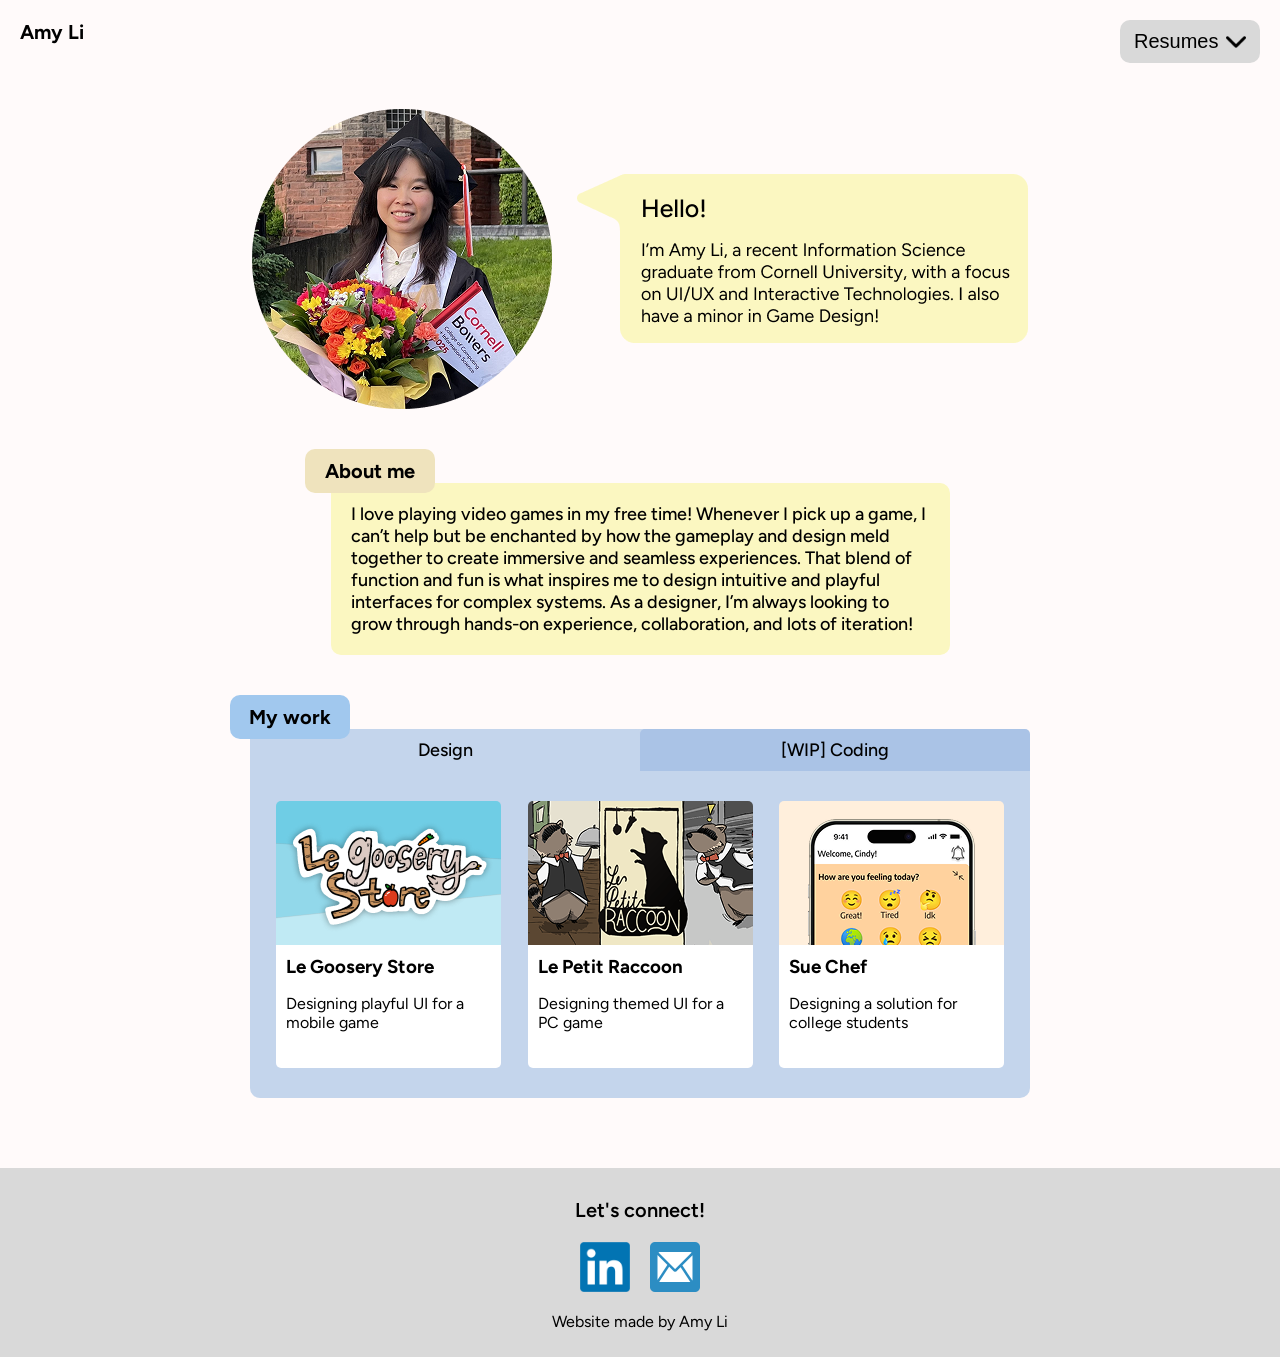
<file: index.html>
<!DOCTYPE html>
<html lang="en">

<head>
  <meta charset="UTF-8">
  <meta name="viewport" content="width=device-width, initial-scale=1">
  
  <!-- Import Figtree font -->
  <link rel="preconnect" href="https://fonts.googleapis.com">
  <link rel="preconnect" href="https://fonts.gstatic.com" crossorigin>
  <link href="https://fonts.googleapis.com/css2?family=Figtree:ital,wght@0,300..900;1,300..900&display=swap" rel="stylesheet">
  
  <!-- Connect CSS -->
  <link rel="stylesheet" href="styles/site.css">
  
  <title>Amy Li</title>
</head>

<body>
  <nav>
    <ul class="nav">
      <li> <a class="hometext" href="index.html"> Amy Li </a> </li>
      <li> 
        <div>
          <button id="resumebutton" class="navtext resumebutton"> 
            <div class="resumebutton_organize"> 
              <p style="margin:0px;"> Resumes </p>
              <img id="resumeimg" class="resumeimg" src="images/dropdown_arrow.png">
            </div>
          </button>
          <div id="resumemenu" class="hidden resumemenu">
            <a class="resumeslink" href="resources/Amy_Li_Resume_ProductDesign_2025.pdf"> Product Design </a>
            <a class="resumeslink" href="resources/Amy_Li_Resume_UXDesign_2025.pdf"> UX Design </a>
          </div>
        </div>  
      </li>
    </ul>
  </nav>

  <div class="intro">
    <img src="images/websitepfp2.png" />

    <div class="intro-textbox">
      <img src="images/introtextbox.png" />
    </div>
  </div>

  <div class="aboutme">
    <p class="aboutme-header"> About me </p>
    <p class="aboutme-textbox"> I love playing video games in my free time! Whenever I pick up a game, I can’t help but be enchanted by how the gameplay and design meld together to create immersive and seamless experiences. 
    That blend of function and fun is what inspires me to design intuitive and playful interfaces for complex systems. 
    As a designer, I’m always looking to grow through hands-on experience, collaboration, and lots of iteration! </p>
  </div>

  <p class="mywork-header"> My work </p>

  <div class="mywork-section">
    <div class="mywork-buttons">
      <button class="design-button" type="button"> Design </button>
      <button class="coding-button" type="button"> [WIP] Coding </button>
    </div>

    <div class="projectcards">
      <a class="card" href="legooserystore.html">
        <img class="cardimgstyle" src="images/legooserystorecard.png" />
        <div class="cardtextstyle">
          <h3> Le Goosery Store </h3>
          <p> Designing playful UI for a mobile game </p>
        </div>
      </a>

      <a class="card" href="lepetitraccoon.html">
        <img class="cardimgstyle" src="images/lepetitraccooncard.png" />
        <div class="cardtextstyle">
          <h3> Le Petit Raccoon </h3>
          <p> Designing themed UI for a PC game </p>
        </div>
      </a>

      <a class="card" href="suechef.html">
        <img class="cardimgstyle" src="images/suechefcard.png" />
        <div class="cardtextstyle">
          <h3> Sue Chef </h3>
          <p> Designing a solution for college students </p>
        </div>
      </a>

    </div>
    
  </div>

  <footer>
    <p class="footer-text"> Let's connect! </p>
    <div class="footer-icons">
      <a href="https://www.linkedin.com/in/amy-li-26bb1024b/"> <img class="footer-icon" src="images/linkedinlogo.webp" /> </a>
      <a href="mailto:amyli0339@gmail.com"> <img class="footer-icon" src="images/emailicon.png" /> </a>
    </div>
    <p> Website made by Amy Li</p>
  </footer>

  <script src="scripts/jquery-3.7.1.js"></script>
  <script src="scripts/resume_dropdown.js"></script>
</body>
</html>
</file>
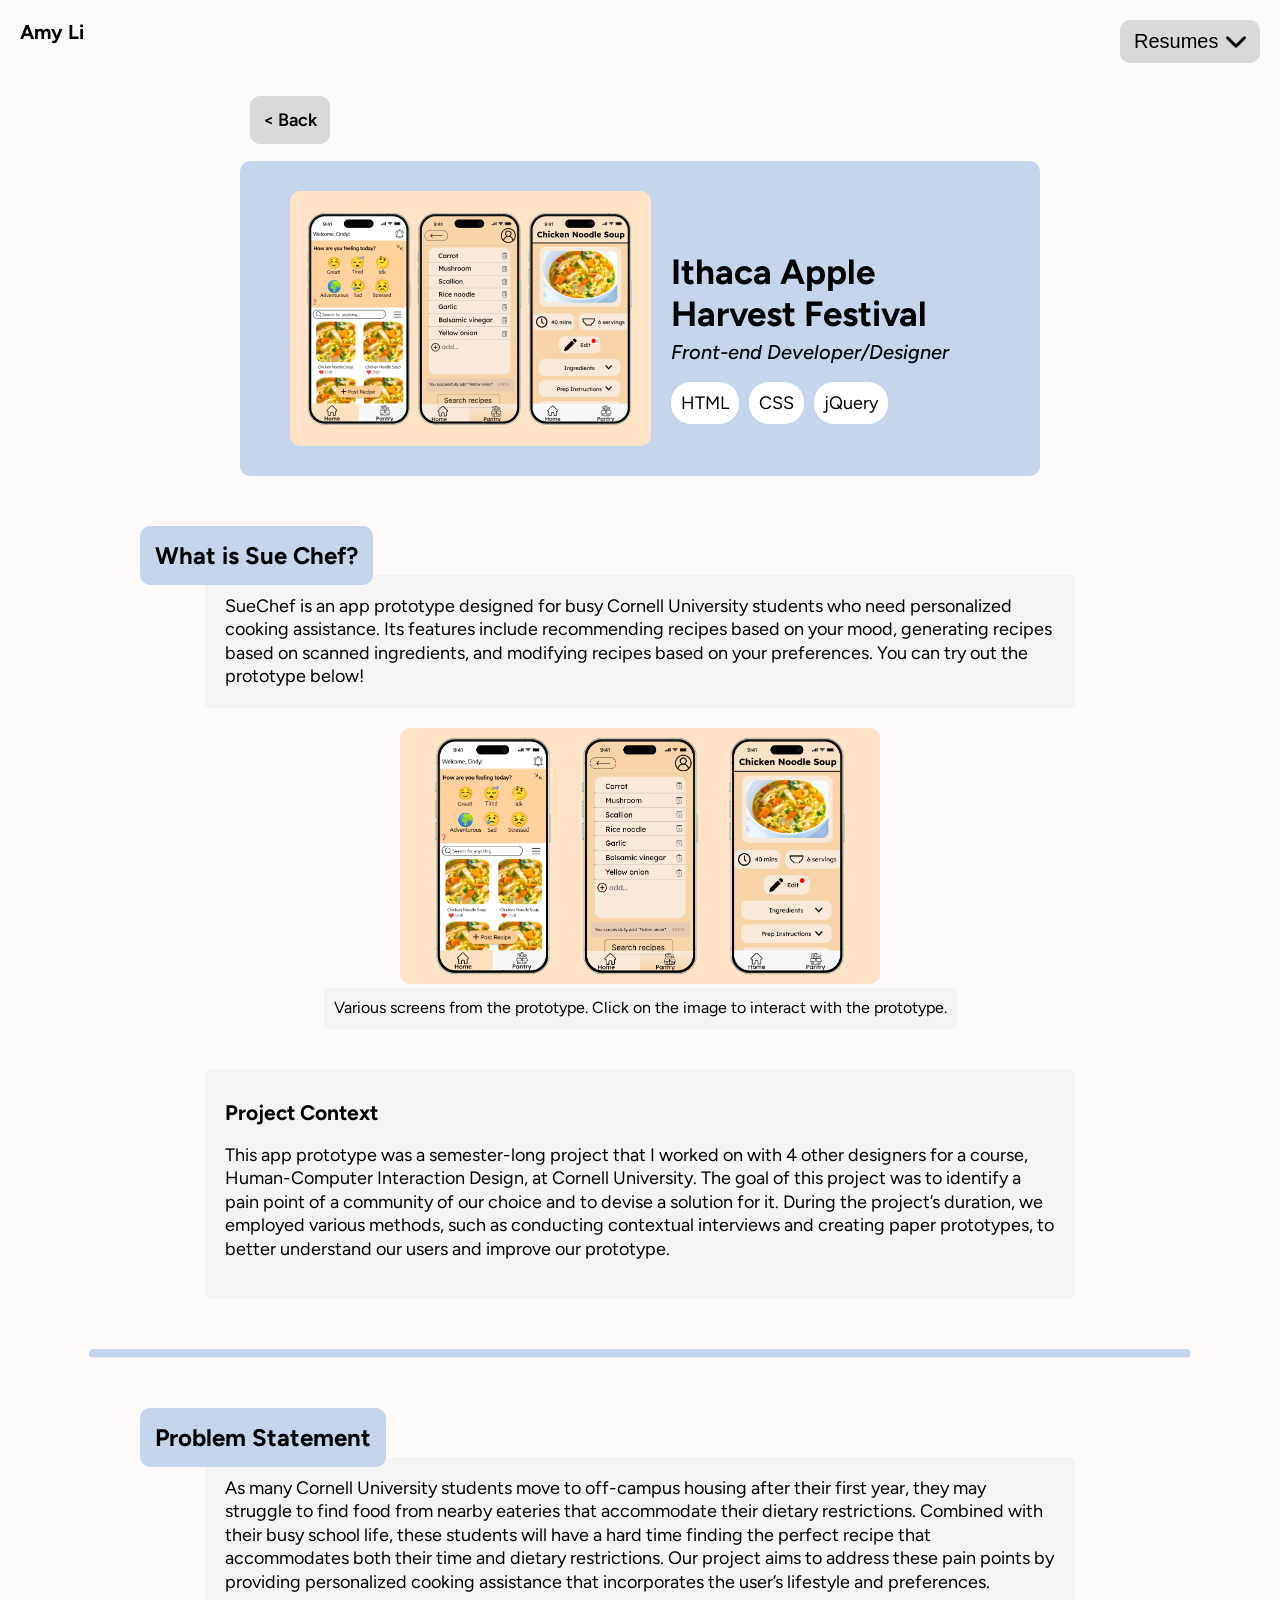
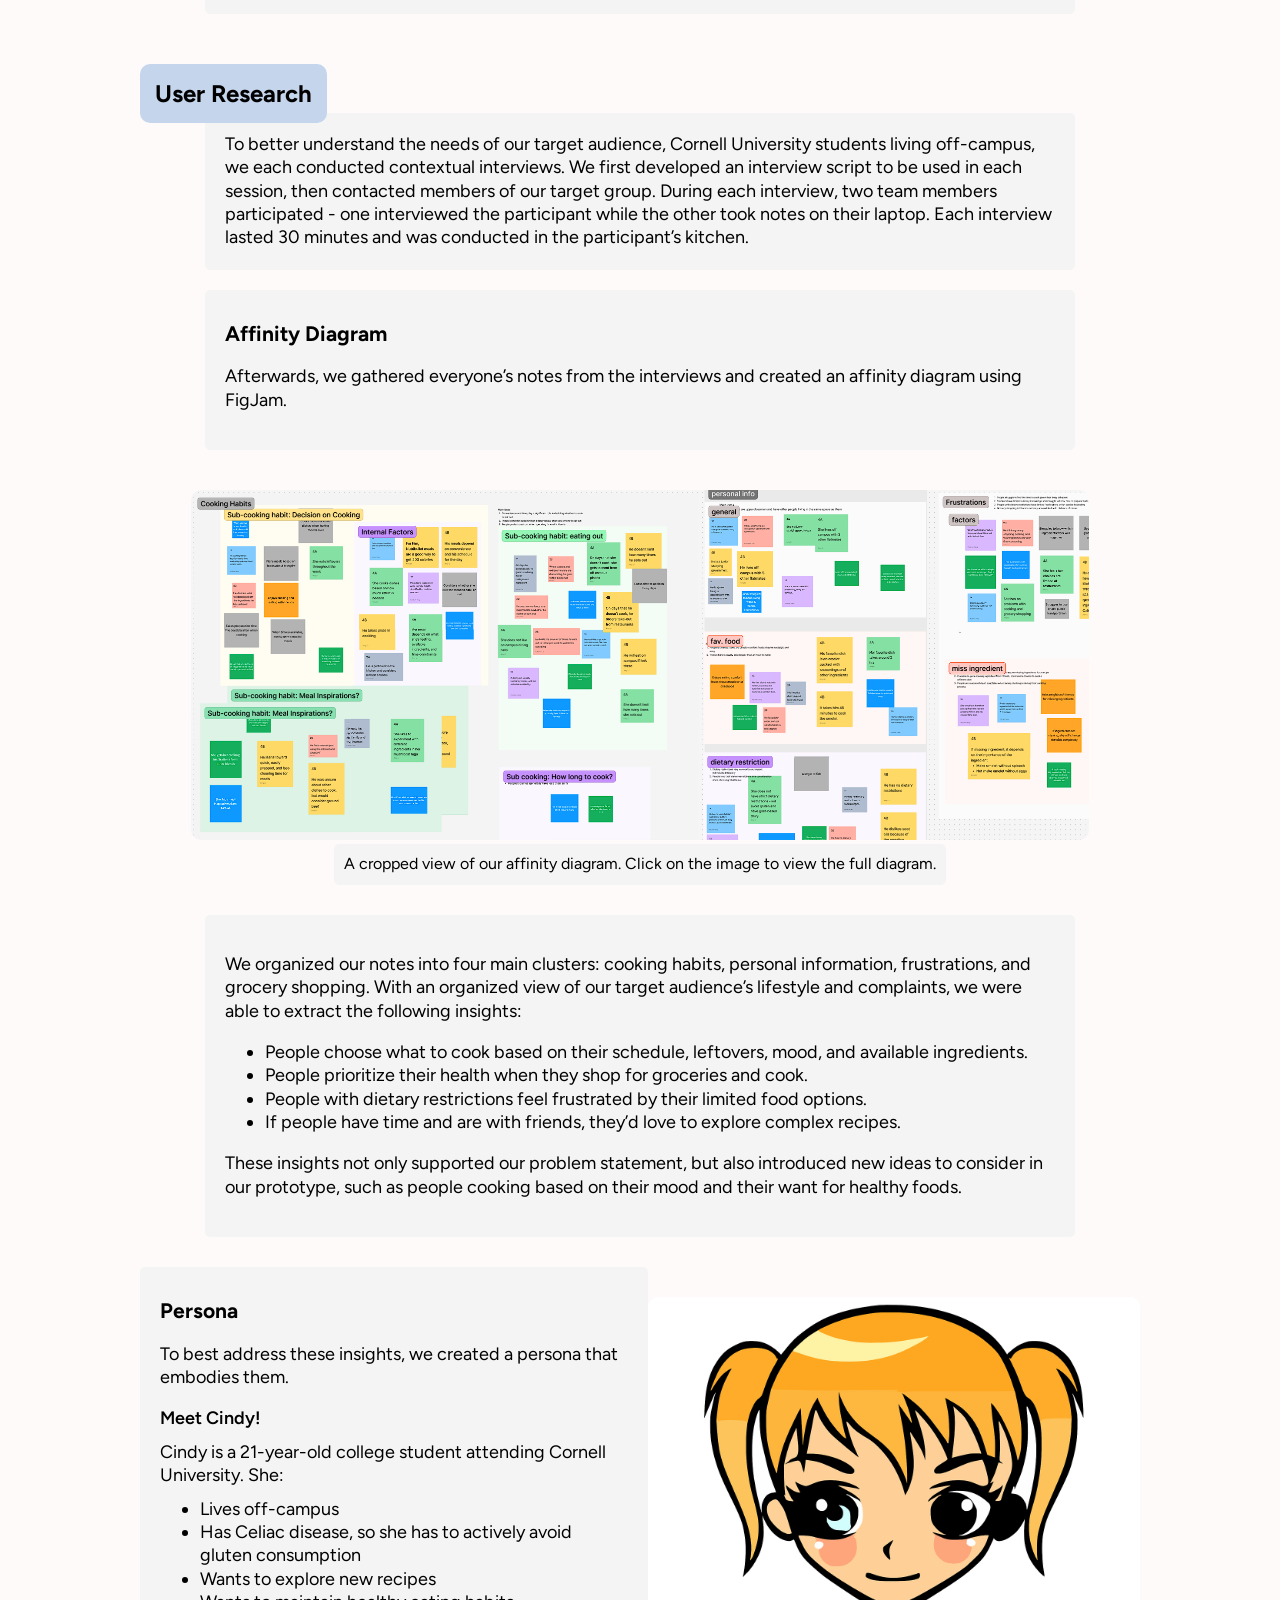
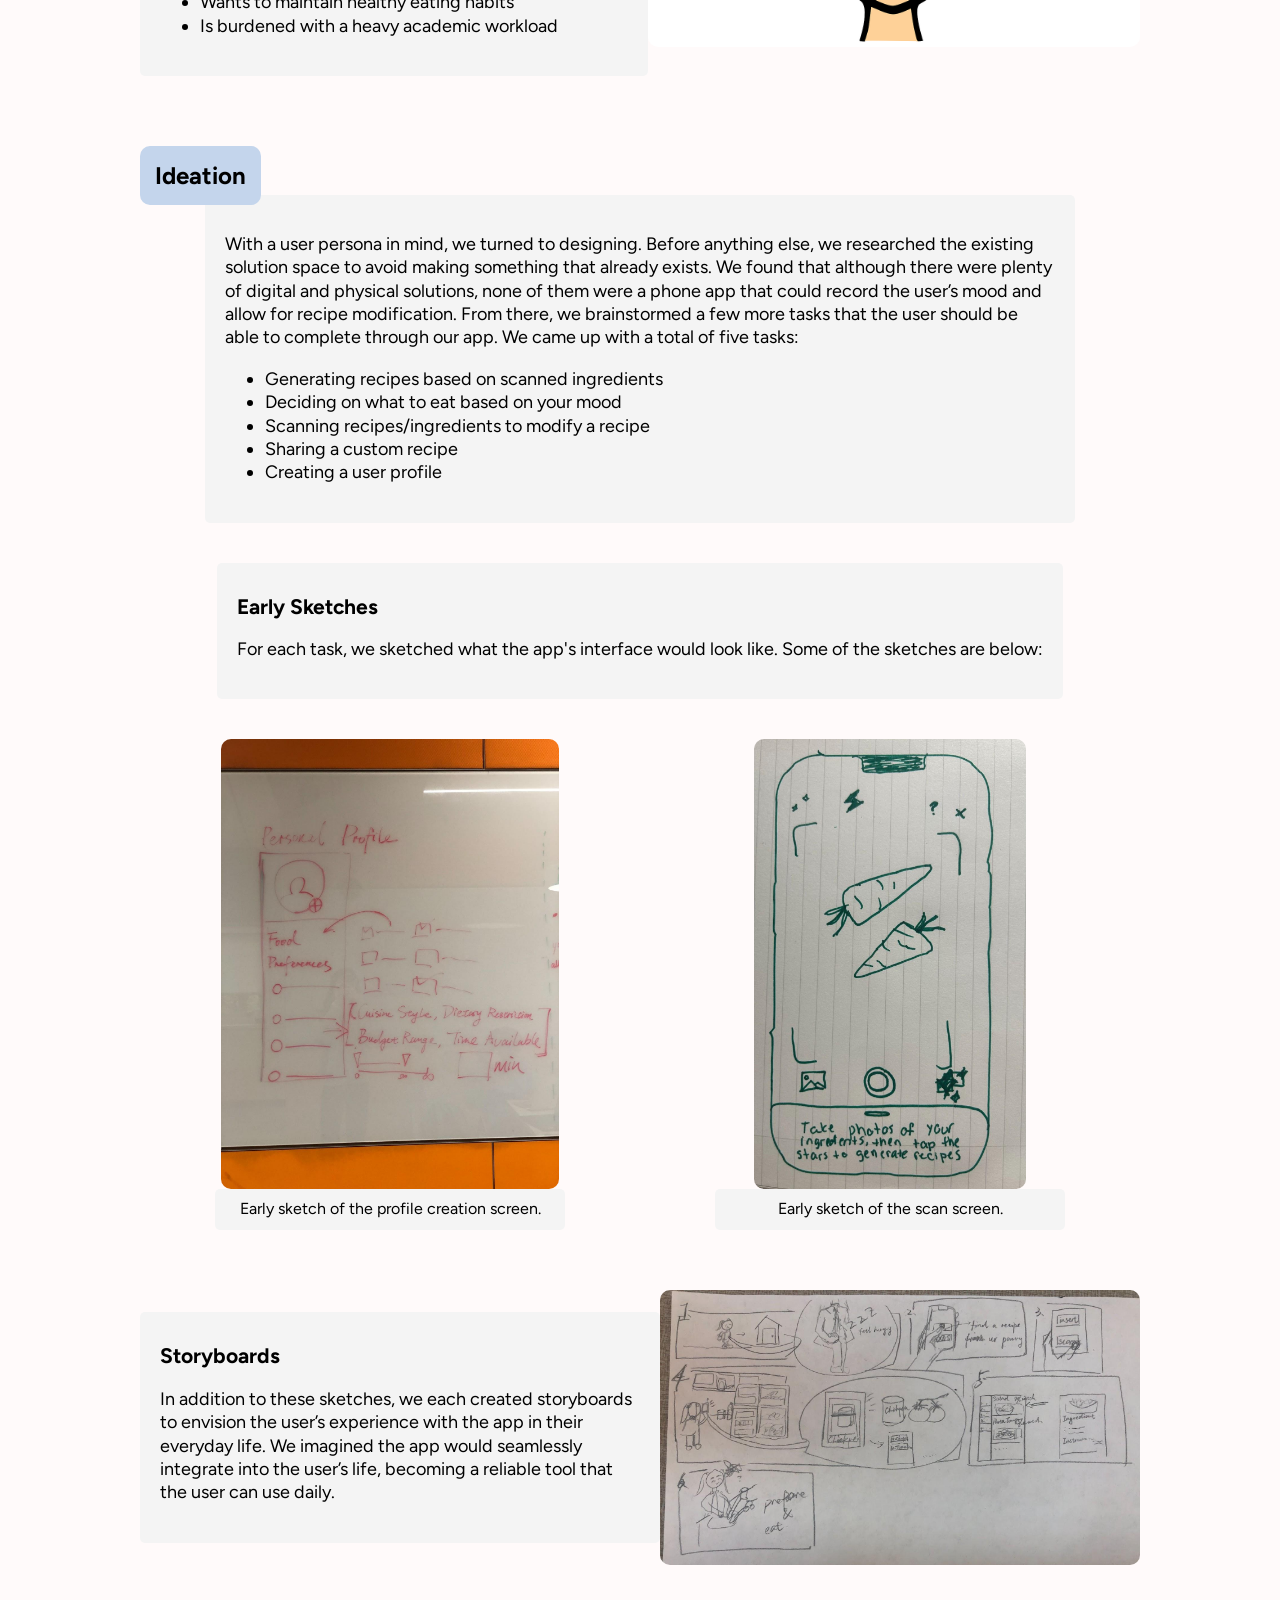
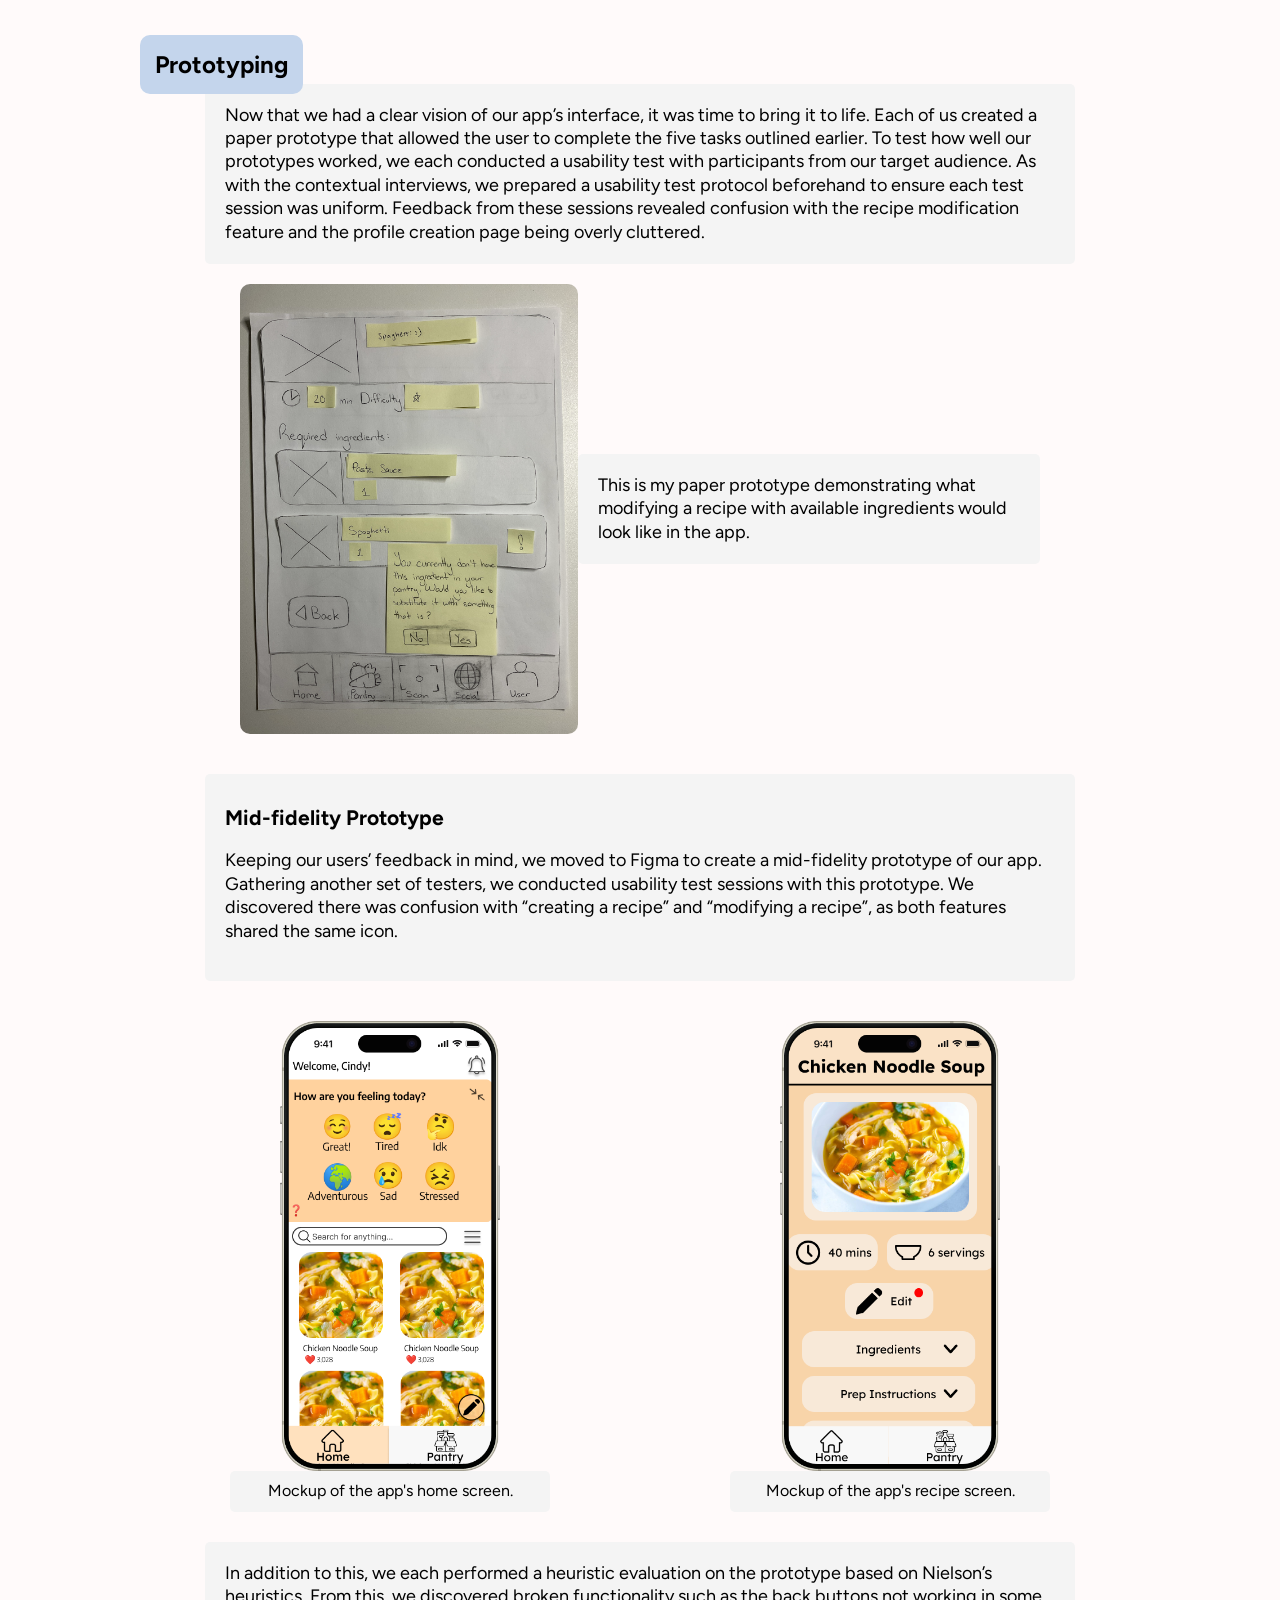
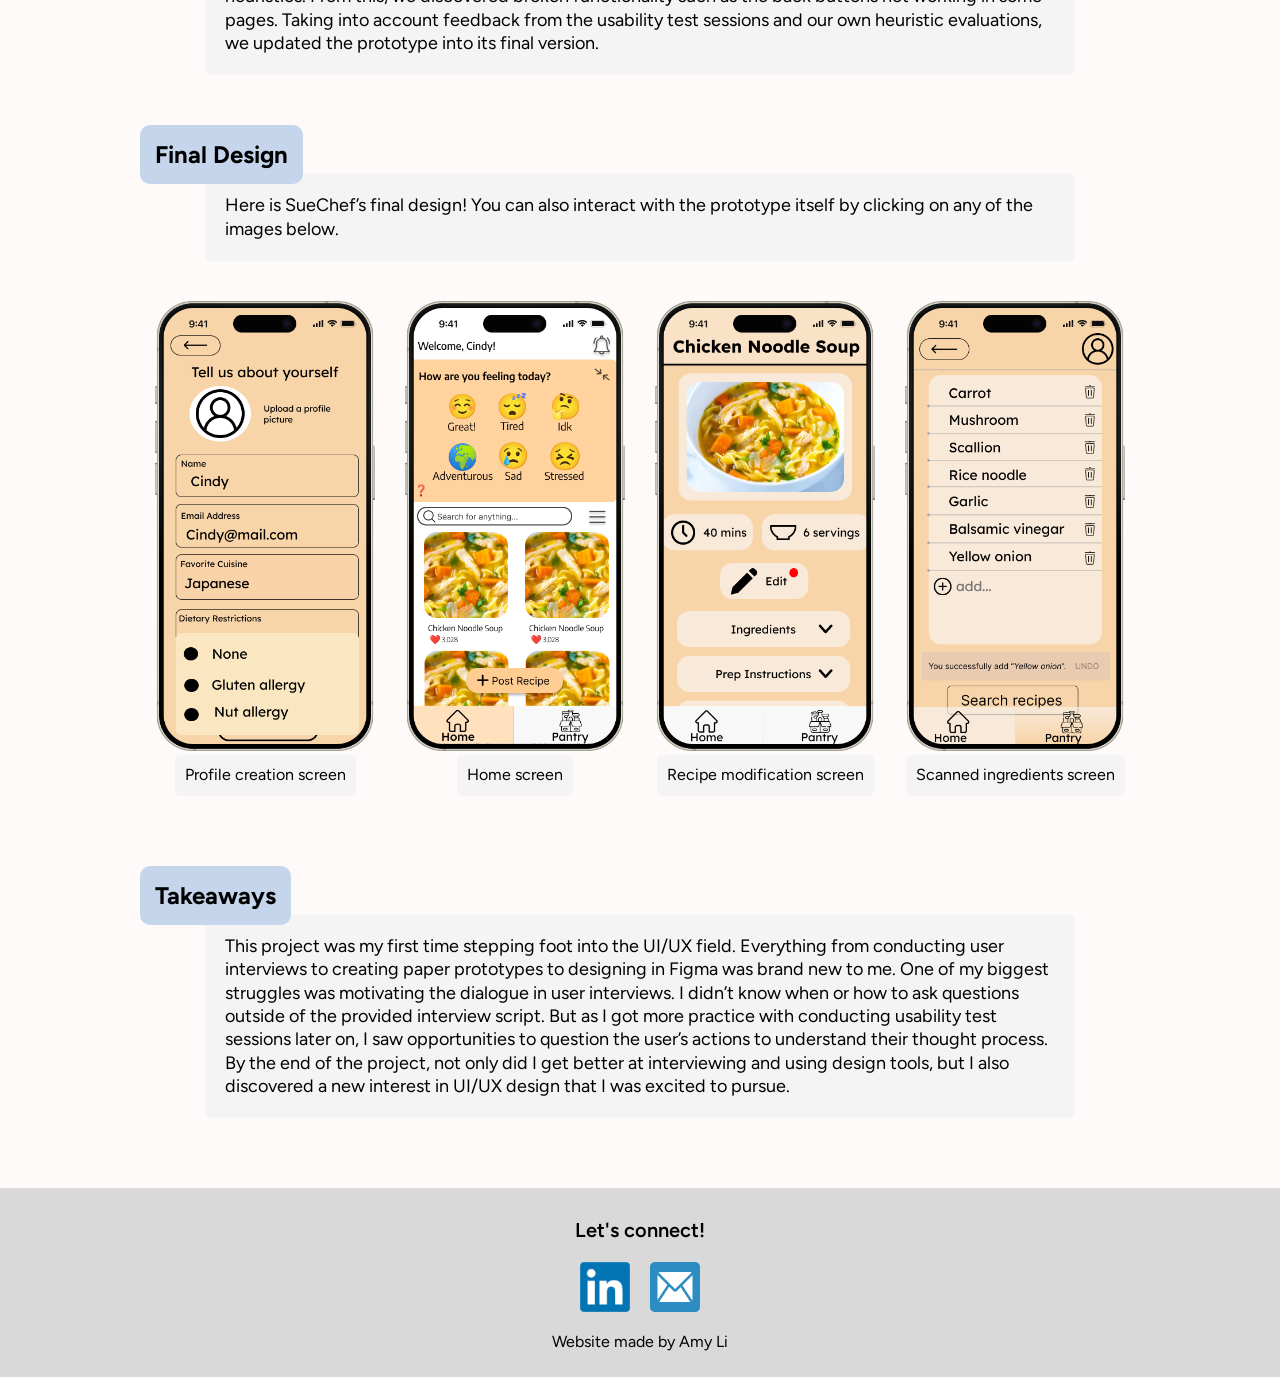
<file: appleharvest.html>
<!DOCTYPE html>
<html lang="en">

<head>
  <meta charset="UTF-8">
  <meta name="viewport" content="width=device-width, initial-scale=1">

  <!-- Import Figtree font -->
  <link rel="preconnect" href="https://fonts.googleapis.com">
  <link rel="preconnect" href="https://fonts.gstatic.com" crossorigin>
  <link href="https://fonts.googleapis.com/css2?family=Figtree:ital,wght@0,300..900;1,300..900&display=swap" rel="stylesheet">
  
  <!-- Connect CSS -->
  <link rel="stylesheet" href="styles/site.css">

  <title>Amy Li</title>
</head>

<body>
  <nav>
    <ul class="nav">
      <li> <a class="hometext" href="index.html"> Amy Li </a> </li>
      <li> 
        <div>
          <button id="resumebutton" class="navtext resumebutton"> 
            <div class="resumebutton_organize"> 
              <p style="margin:0px;"> Resumes </p>
              <img id="resumeimg" class="resumeimg" src="images/dropdown_arrow.png">
            </div>
          </button>
          <div id="resumemenu" class="hidden resumemenu">
            <a class="resumeslink" href="resources/Amy_Li_Resume_ProductDesign_2025.pdf"> Product Design </a>
            <a class="resumeslink" href="resources/Amy_Li_Resume_UXDesign_2025.pdf"> UX Design </a>
          </div>
        </div>  
      </li>
    </ul>
  </nav>

  <!-- <ul class="sidebar">
    <li><a class="sidebarlink" href="#Intro"> Introduction </a></li>
    <li><a class="sidebarlink" href="#ProblemStatement"> Problem Statement </a></li>
    <li><a class="sidebarlink" href="#UserResearch"> User Research </a></li>
    <li><a class="sidebarlink" href="#Ideation"> Ideation </a></li>
    <li><a class="sidebarlink" href="#Prototyping"> Prototyping </a></li>
    <li><a class="sidebarlink" href="#FinalDesign"> Final Design </a></li>
    <li><a class="sidebarlink" href="#Takeaways"> Takeaways </a></li>
  </ul> -->

  <a class="backbutton" href="index.html"> < Back </a>

  <div class="projectheader">
    <img class="projectimg" style="max-height:255px;" src="images/project_suechef.jpg">

    <div class="projecttextheader">
      <h2 class="projectname"> Ithaca Apple Harvest Festival </h2>
      <p class="projectrole"> Front-end Developer/Designer </p>
      <div class="projectskills">
        <p class="projectskill"> HTML </p>
        <p class="projectskill"> CSS </p>
        <p class="projectskill"> jQuery </p>
      </div> 
    </div>
  </div>

  <div class="projectsection">
    <h2 class="projectsubheader" id="Intro"> What is Sue Chef?</h2>
    <p class="projecttextsummary">
      SueChef is an app prototype designed for busy Cornell University students who need personalized cooking assistance. 
      Its features include recommending recipes based on your mood, generating recipes based on scanned ingredients, and 
      modifying recipes based on your preferences. You can try out the prototype below!
    </p>

    <div class="projectsubsection2">
      <a href="https://www.figma.com/proto/uFkxyxXh9DkPFkSexi33Xk/INFO-3450-A5-final-prototype?type=design&node-id=73-3&t=pNmnwr52ulwWSl4I-1&scaling=scale-down&page-id=0%3A1&starting-point-node-id=73%3A3">
        <img class="projectimghorizontal" src="images/suechefprototype.jpg">
      </a>
      <p class="projecttextcaption">Various screens from the prototype. Click on the image to interact with the prototype.</p>
    </div>

    <div class="projectsubsection1">
      <div class="projecttextsummary">
        <h3 class="projectsubheader2"> Project Context </h3>
        <p>This app prototype was a semester-long project that I worked on with 4 other designers for a course, 
          Human-Computer Interaction Design, at Cornell University. The goal of this project was to identify a 
          pain point of a community of our choice and to devise a solution for it. During the project’s duration, we 
          employed various methods, such as conducting contextual interviews and creating paper prototypes, to better understand 
          our users and improve our prototype.</p>
      </div>
    </div>
  </div>

  <hr class="pagedivider">

  <div class="projectsection">
    <h2 class="projectsubheader" id="ProblemStatement"> Problem Statement </h2>
    <p class="projecttextsummary">
      As many Cornell University students move to off-campus housing after their first year, they may struggle to find food 
      from nearby eateries that accommodate their dietary restrictions. Combined with their busy school life, these students 
      will have a hard time finding the perfect recipe that accommodates both their time and dietary restrictions. Our project 
      aims to address these pain points by providing personalized cooking assistance that incorporates the user’s lifestyle and preferences.  
    </p>
  </div>

  <div class="projectsection">
    <h2 class="projectsubheader" id="UserResearch"> User Research </h2>
    <p class="projecttextsummary">
      To better understand the needs of our target audience, Cornell University students living off-campus, we each conducted contextual interviews. 
      We first developed an interview script to be used in each session, then contacted members of our target group. During each interview, 
      two team members participated - one interviewed the participant while the other took notes on their laptop. Each interview lasted 30 minutes and was conducted in the participant’s kitchen.
    </p>

    <div class="projectsubsection1">
      <div class="projecttextsummary">
        <h3 class="projectsubheader2"> Affinity Diagram </h3>
        <p>
          Afterwards, we gathered everyone’s notes from the interviews and created an affinity diagram using FigJam.
        </p>
      </div>
    </div>

    <div class="projectsubsection2">
      <a href="figma.com/board/5apnu18TDedPLQ3s64wMHs/INFO-3450-Activity-Notes---Affinity-Diagram?node-id=0-1&p=f">
        <img class="projectimg" src="images/suechef_affinity.png">
      </a>
      <p class="projecttextcaption"> A cropped view of our affinity diagram. Click on the image to view the full diagram.</p>
    </div>

    <div class="projecttextsmall">
      <p>We organized our notes into four main clusters: cooking habits, personal information, frustrations, and grocery shopping. 
      With an organized view of our target audience’s lifestyle and complaints, we were able to extract the following insights:</p>
      <ul>
        <li>People choose what to cook based on their schedule, leftovers, mood, and available ingredients.</li>
        <li>People prioritize their health when they shop for groceries and cook.</li>
        <li>People with dietary restrictions feel frustrated by their limited food options.</li>
        <li>If people have time and are with friends, they’d love to explore complex recipes. </li>
      </ul>
      <p>These insights not only supported our problem statement, but also introduced new ideas to consider in our prototype, such as people cooking based on their mood and their want for healthy foods. </p>
    </div>

    <div class="projectsubsection1">
      <div class="projecttextsummary">
        <h3 class="projectsubheader2"> Persona </h3>
        <p>
          To best address these insights, we created a persona that embodies them.
        </p>

        <p style="margin-bottom:0px; font-weight:600; "> Meet Cindy! </p>
        <p style="margin-top:10px; margin-bottom:10px;"> Cindy is a 21-year-old college student attending Cornell University. She: </p>
        <ul style="margin-top:10px;">
          <li>Lives off-campus</li>
          <li>Has Celiac disease, so she has to actively avoid gluten consumption</li>
          <li>Wants to explore new recipes</li>
          <li>Wants to maintain healthy eating habits</li>
          <li>Is burdened with a heavy academic workload</li>
        </ul>  
      </div>

      <img class="projectimg" src="images/suechef_persona.png">
    </div>
  
  </div>

  <div class="projectsection">
    <h2 class="projectsubheader" id="Ideation"> Ideation </h2>
    <div class="projecttextsummary">
      <p>
        With a user persona in mind, we turned to designing. Before anything else, we researched the existing solution space to avoid making 
        something that already exists. We found that although there were plenty of digital and physical solutions, none of them were a phone app 
        that could record the user’s mood and allow for recipe modification. From there, we brainstormed a few more tasks that the user should be 
        able to complete through our app. We came up with a total of five tasks:
      </p>

      <ul>
        <li>Generating recipes based on scanned ingredients</li>
        <li>Deciding on what to eat based on your mood</li>
        <li>Scanning recipes/ingredients to modify a recipe</li>
        <li>Sharing a custom recipe</li>
        <li>Creating a user profile</li>
      </ul>
    </div>

    <div class="projectsubsection1">
      <div class="projecttextsummary" style="margin-top:20px;">
        <h3 class="projectsubheader2"> Early Sketches </h3>
        <p>
          For each task, we sketched what the app's interface would look like. Some of the sketches are below:
        </p>
      </div>
    </div>

    <div class="projectsubsection1">
      <div class="projectsubsection2" style="margin-top:0px;">
        <img class="projectimgvertical" src="images/suechef_earlysketch1.png">
        <p class="projecttextcaptioncard" style="width:330px;"> Early sketch of the profile creation screen.</p>
      </div>

      <div class="projectsubsection2" style="margin-top:0px;">
        <img class="projectimgvertical" src="images/suechef_earlysketch2.png">
        <p class="projecttextcaptioncard" style="width:330px;"> Early sketch of the scan screen. </p>
      </div>
    </div>

    <div class="projectsubsection1">
      <div class="projecttextsummary">
        <h3 class="projectsubheader2"> Storyboards </h3>
        <p>In addition to these sketches, we each created storyboards to envision the user’s experience with the app in their everyday life. 
          We imagined the app would seamlessly integrate into the user’s life, becoming a reliable tool that the user can use daily.  </p>
      </div>

      <img class="projectimghorizontal" src="images/suechef_storyboard.png">
    </div>
  </div>

  <div class="projectsection">
    <h2 class="projectsubheader" id="Prototyping"> Prototyping </h2>
    <p class="projecttextsummary">
      Now that we had a clear vision of our app’s interface, it was time to bring it to life. Each of us created a paper prototype that allowed 
      the user to complete the five tasks outlined earlier. To test how well our prototypes worked, we each conducted a usability test with 
      participants from our target audience. As with the contextual interviews, we prepared a usability test protocol beforehand to ensure each 
      test session was uniform. Feedback from these sessions revealed confusion with the recipe modification feature and the profile creation page being overly cluttered. 
    </p>

    <div class="projectsubsection1" style="width:800px; margin-left: auto; margin-right:auto;">
      <img class="projectimgvertical" src="images/suechef_paperprototype.png">
      <p class="projecttextsmall" style="text-wrap:pretty;" >This is my paper prototype demonstrating what modifying a recipe with available ingredients would look like in the app.</p>
    </div>

    <div class="projectsubsection1">
      <div class="projecttextsummary">
        <h3 class="projectsubheader2"> Mid-fidelity Prototype </h3>
        <p> Keeping our users’ feedback in mind, we moved to Figma to create a mid-fidelity prototype of our app. 
          Gathering another set of testers, we conducted usability test sessions with this prototype. 
          We discovered there was confusion with “creating a recipe” and “modifying a recipe”, as both features shared the same icon. </p>
      </div>
    </div>

    <div class="projectsubsection1" style="margin-bottom:0px;">
      <div class="projectsubsection2" style="margin-top:0px;">
        <img class="projectimgvertical" src="images/suechef_mid1.png">
        <p class="projecttextcaptioncard" style="width:300px;">Mockup of the app's home screen.</p>
      </div>

      <div class="projectsubsection2" style="margin-top:0px;">
        <img class="projectimgvertical" src="images/suechef_mid2.png">
        <p class="projecttextcaptioncard" style="width:300px;">Mockup of the app's recipe screen.</p>
      </div>
    </div>
  </div>
  
  <p class="projecttextsmall">
    In addition to this, we each performed a heuristic evaluation on the prototype based on Nielson’s heuristics. 
    From this, we discovered broken functionality such as the back buttons not working in some pages. 
    Taking into account feedback from the usability test sessions and our own heuristic evaluations, we updated the prototype into its final version. 
  </p>
  
  <div class="projectsection">
    <h2 class="projectsubheader" id="FinalDesign"> Final Design </h2>
    <p class="projecttextsummary">Here is SueChef’s final design! You can also interact with the prototype itself by clicking on any of the images below.</p>
  
    <div class="projectsubsection1">
      <div class="projectsubsection2">
        <a href="https://www.figma.com/proto/uFkxyxXh9DkPFkSexi33Xk/INFO-3450-A5-final-prototype?type=design&node-id=73-3&t=pNmnwr52ulwWSl4I-1&scaling=scale-down&page-id=0%3A1&starting-point-node-id=73%3A3">
          <img class="projectimgvertical" src="images/suechef_final1.png">
        </a>
          <p class="projecttextcaption">Profile creation screen</p>
      </div>
    
      <div class="projectsubsection2">
        <a href="https://www.figma.com/proto/uFkxyxXh9DkPFkSexi33Xk/INFO-3450-A5-final-prototype?type=design&node-id=73-3&t=pNmnwr52ulwWSl4I-1&scaling=scale-down&page-id=0%3A1&starting-point-node-id=73%3A3">
          <img class="projectimgvertical" src="images/suechef_final2.png">
        </a>
          <p class="projecttextcaption">Home screen</p>
      </div>
    
      <div class="projectsubsection2">
        <a href="https://www.figma.com/proto/uFkxyxXh9DkPFkSexi33Xk/INFO-3450-A5-final-prototype?type=design&node-id=73-3&t=pNmnwr52ulwWSl4I-1&scaling=scale-down&page-id=0%3A1&starting-point-node-id=73%3A3">
          <img class="projectimgvertical" src="images/suechef_final3.png">
        </a>
        <p class="projecttextcaption">Recipe modification screen</p>
      </div>

      <div class="projectsubsection2">
        <a href="https://www.figma.com/proto/uFkxyxXh9DkPFkSexi33Xk/INFO-3450-A5-final-prototype?type=design&node-id=73-3&t=pNmnwr52ulwWSl4I-1&scaling=scale-down&page-id=0%3A1&starting-point-node-id=73%3A3">
          <img class="projectimgvertical" src="images/suechef_final4.png">
        </a>
        <p class="projecttextcaption">Scanned ingredients screen</p>
      </div>
    </div>
  </div>

  <div class="projectsection" style="margin-top:0px;">
    <h2 class="projectsubheader" id="Takeaways"> Takeaways </h2>
    <p class="projecttextsummary">
      This project was my first time stepping foot into the UI/UX field. 
      Everything from conducting user interviews to creating paper prototypes to designing in Figma was brand new to me. 
      One of my biggest struggles was motivating the dialogue in user interviews. I didn’t know when or how to ask questions outside of the provided interview script. 
      But as I got more practice with conducting usability test sessions later on, I saw opportunities to question the user’s actions to understand their thought process. 
      By the end of the project, not only did I get better at interviewing and using design tools, but I also discovered a new interest in UI/UX design that I was excited to pursue. 
    </p>
  </div>


  <footer>
    <p class="footer-text"> Let's connect! </p>
    <div class="footer-icons">
      <a href="https://www.linkedin.com/in/amy-li-26bb1024b/"> <img class="footer-icon" src="images/linkedinlogo.webp" /> </a>
      <a href="mailto:amyli0339@gmail.com"> <img class="footer-icon" src="images/emailicon.png" /> </a>
    </div>
    <p> Website made by Amy Li</p>
  </footer>

  <script src="scripts/jquery-3.7.1.js"></script>
  <script src="scripts/resume_dropdown.js"></script>
</body>

</html>
</file>
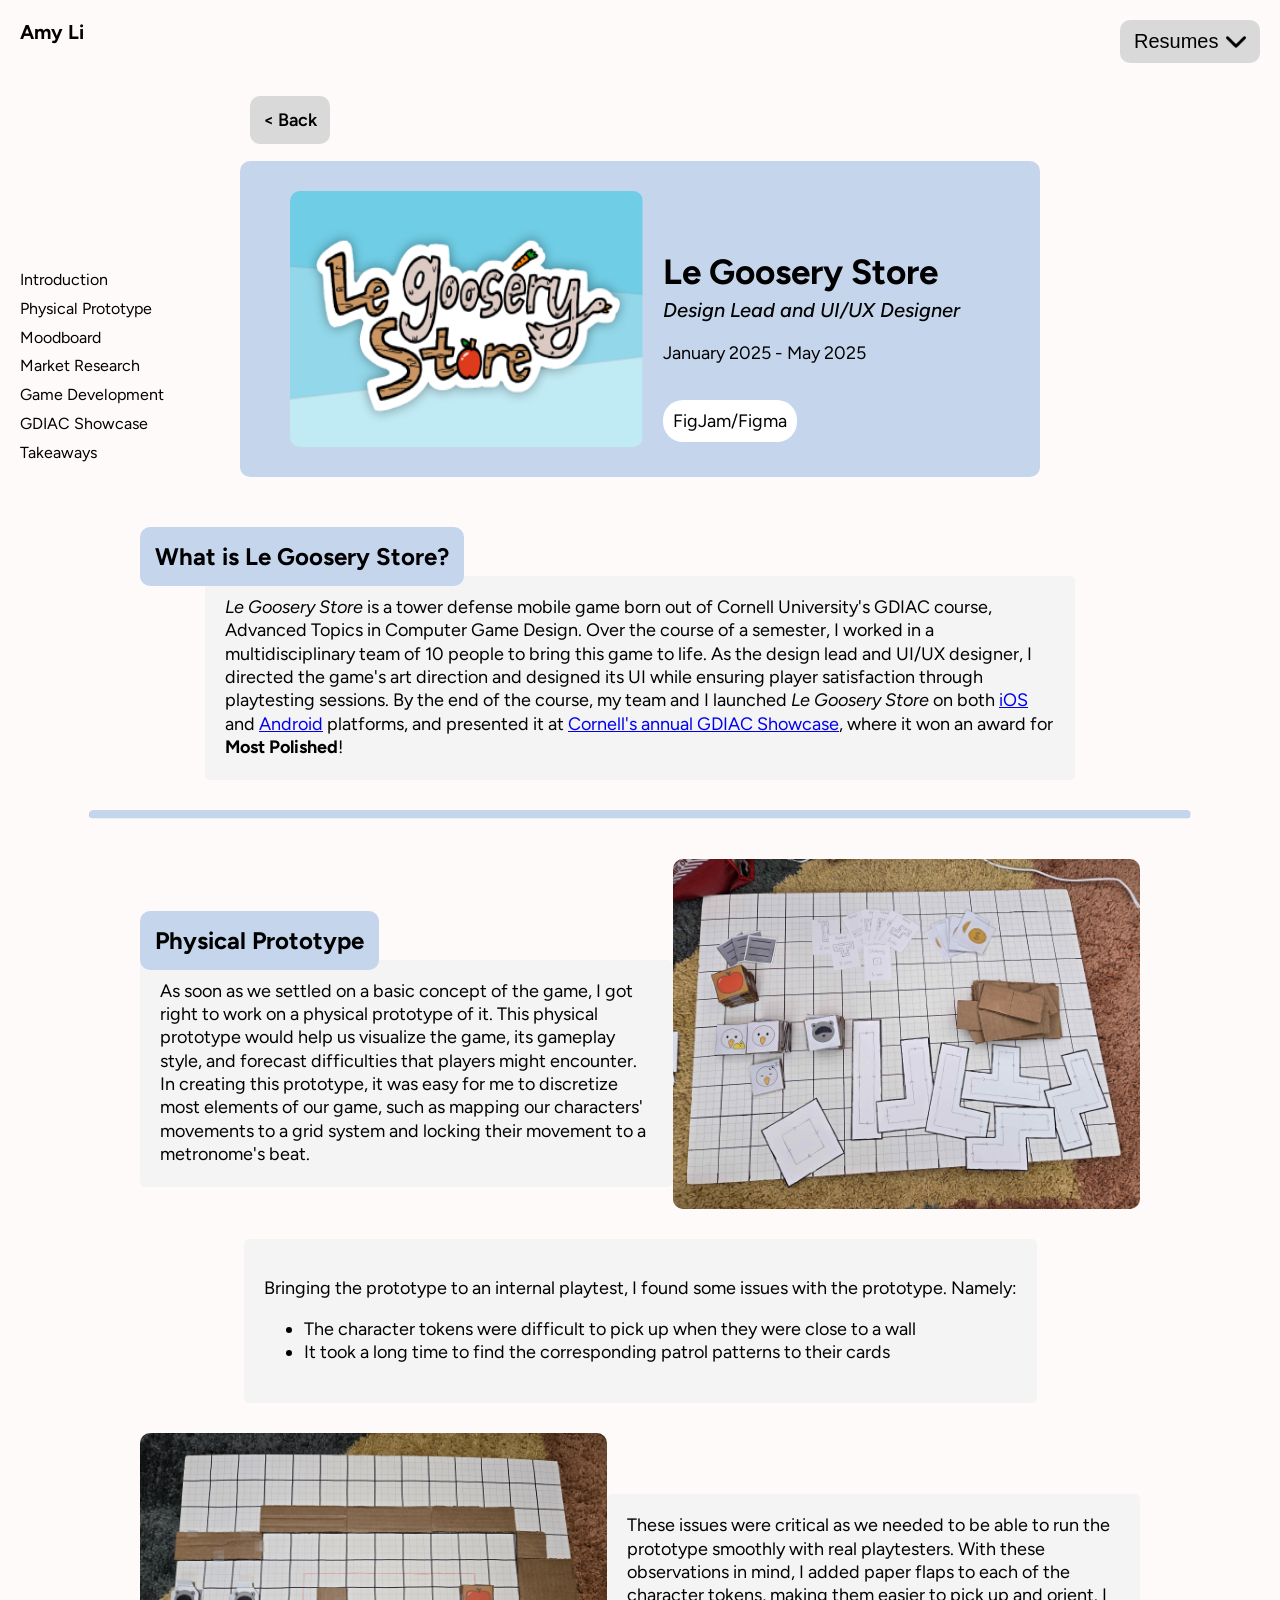
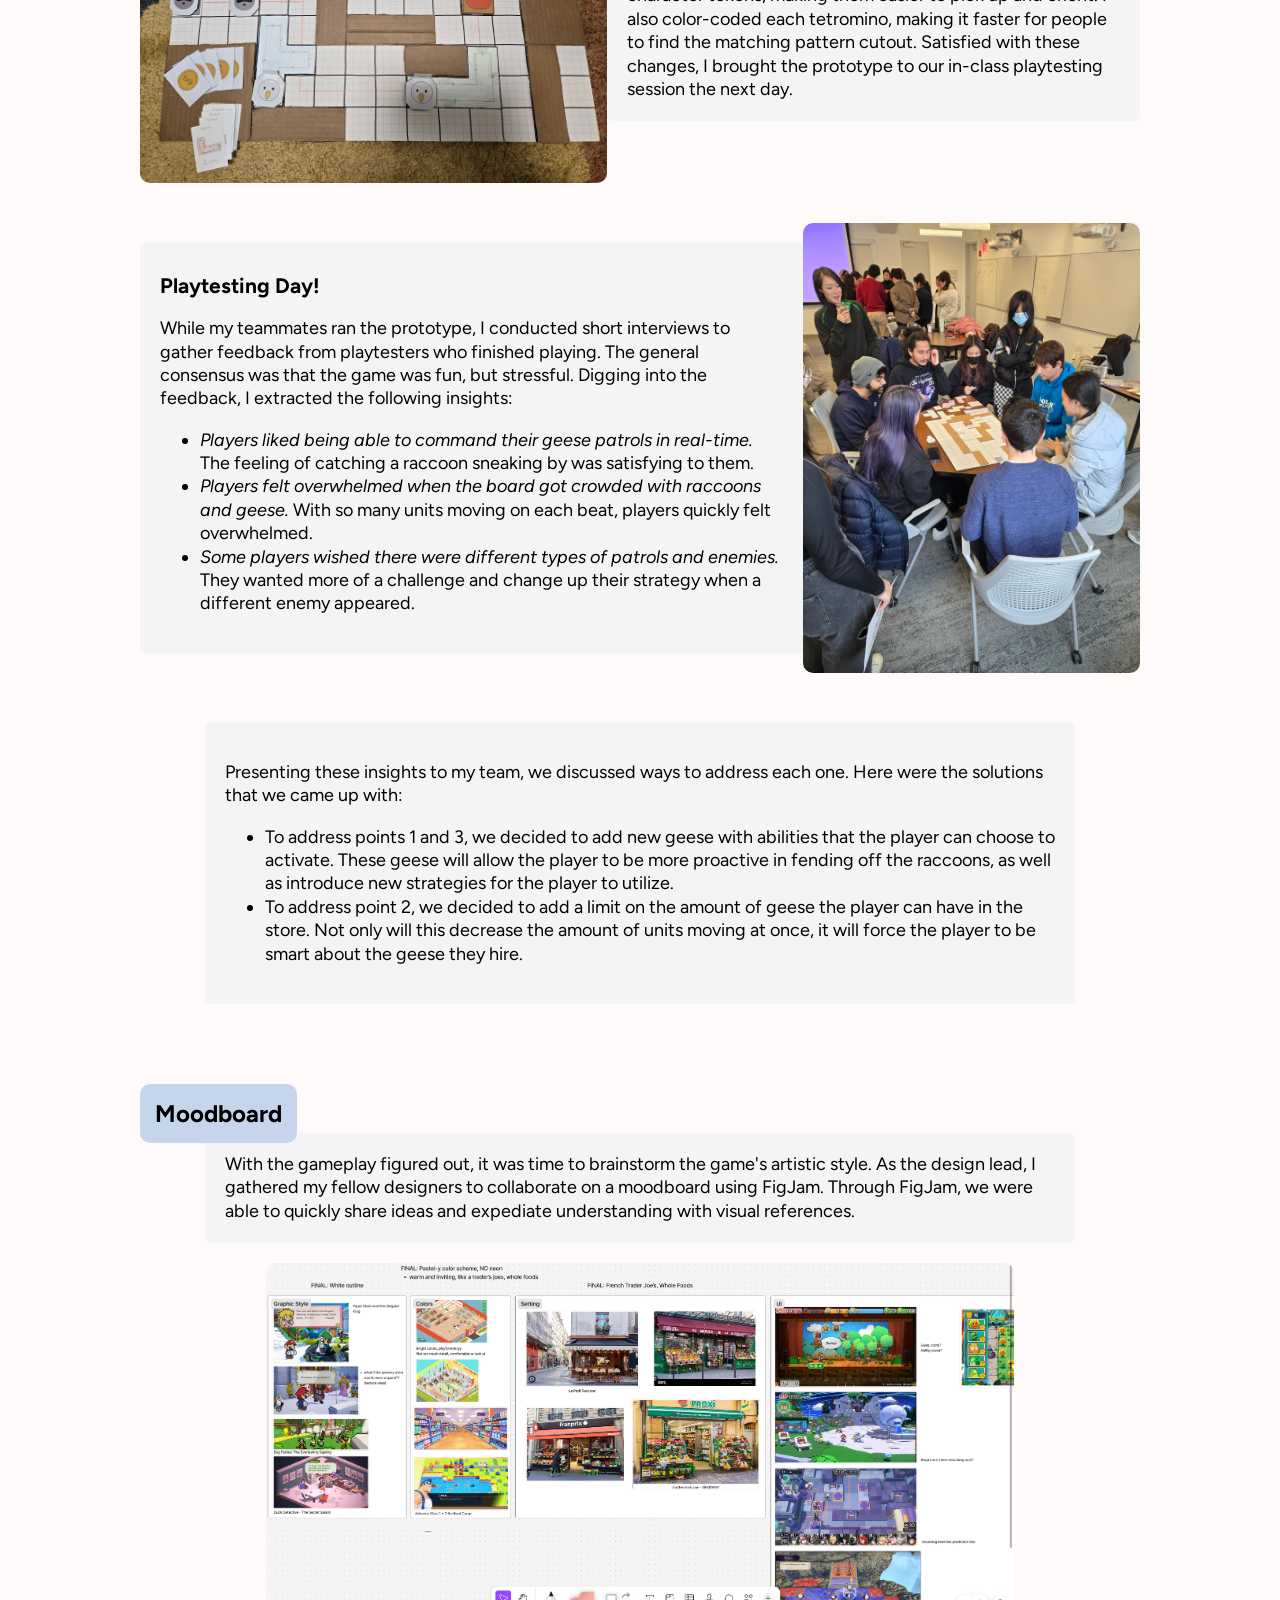
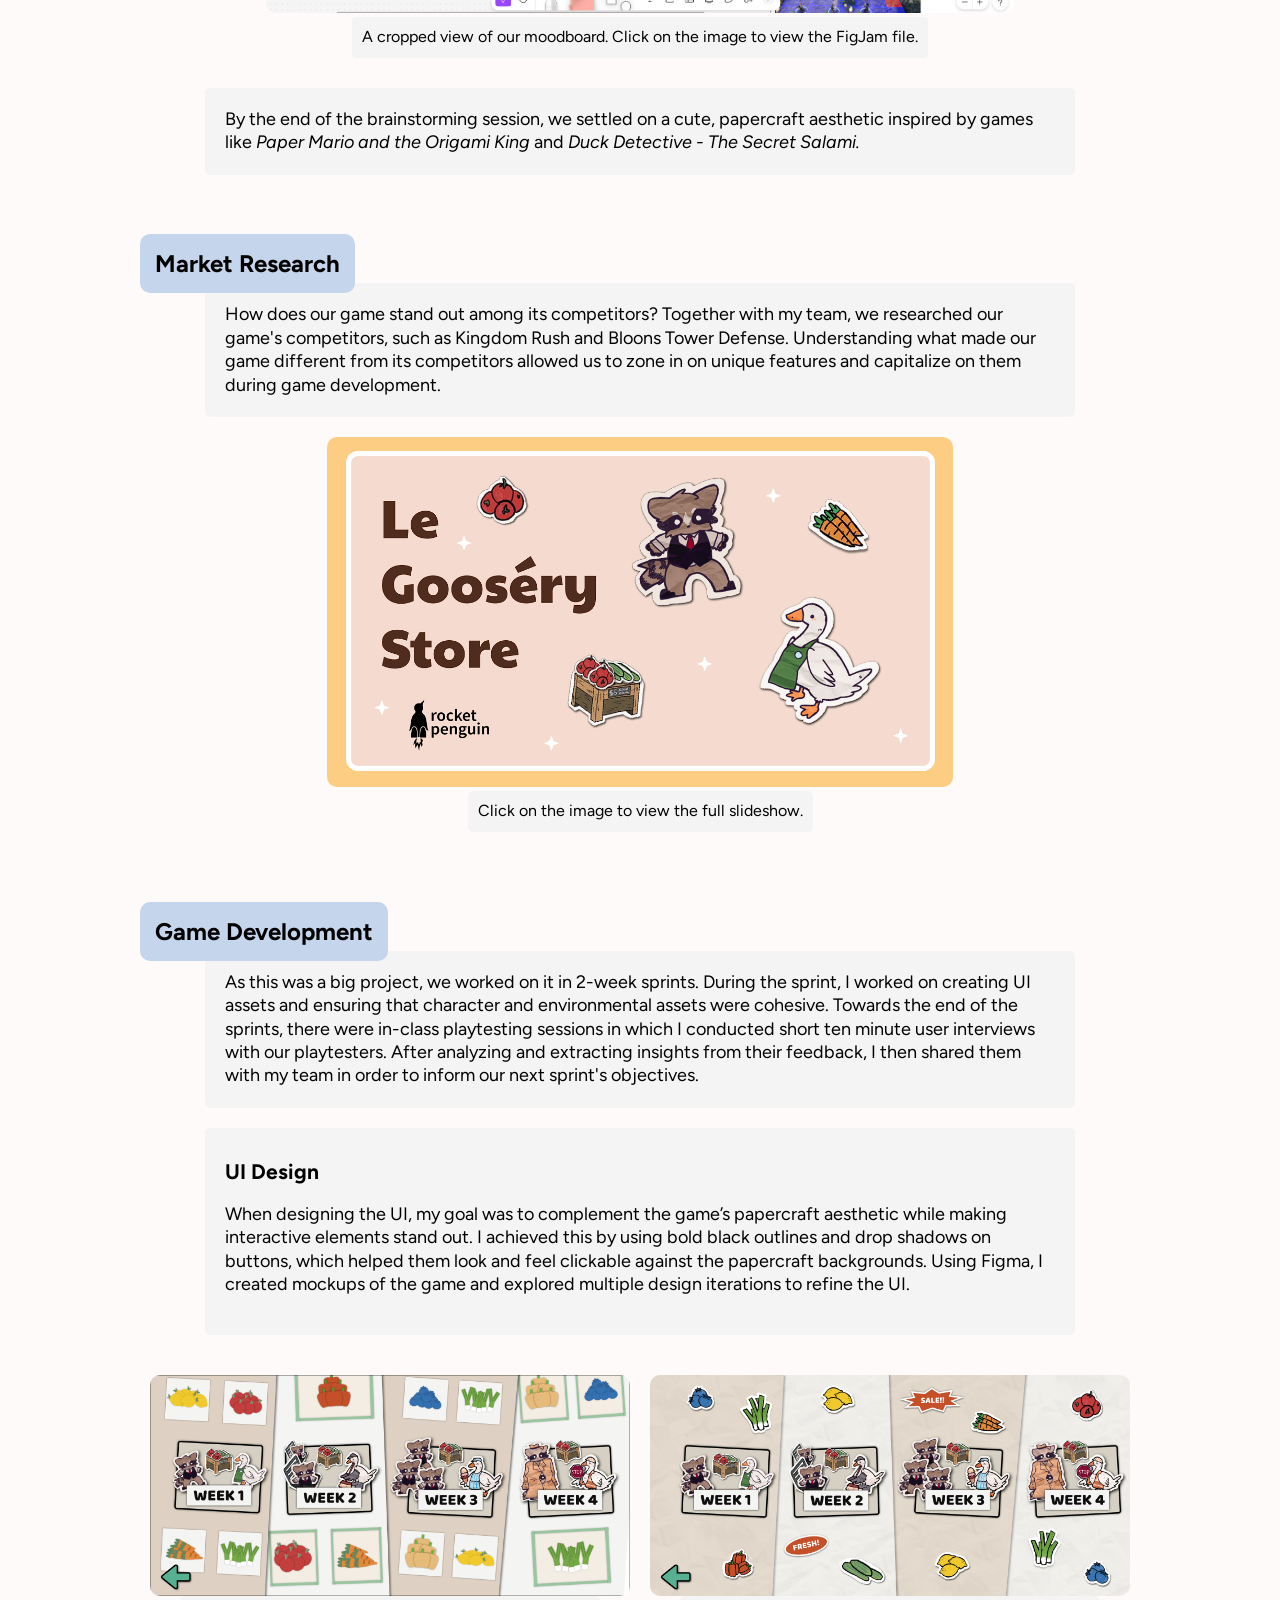
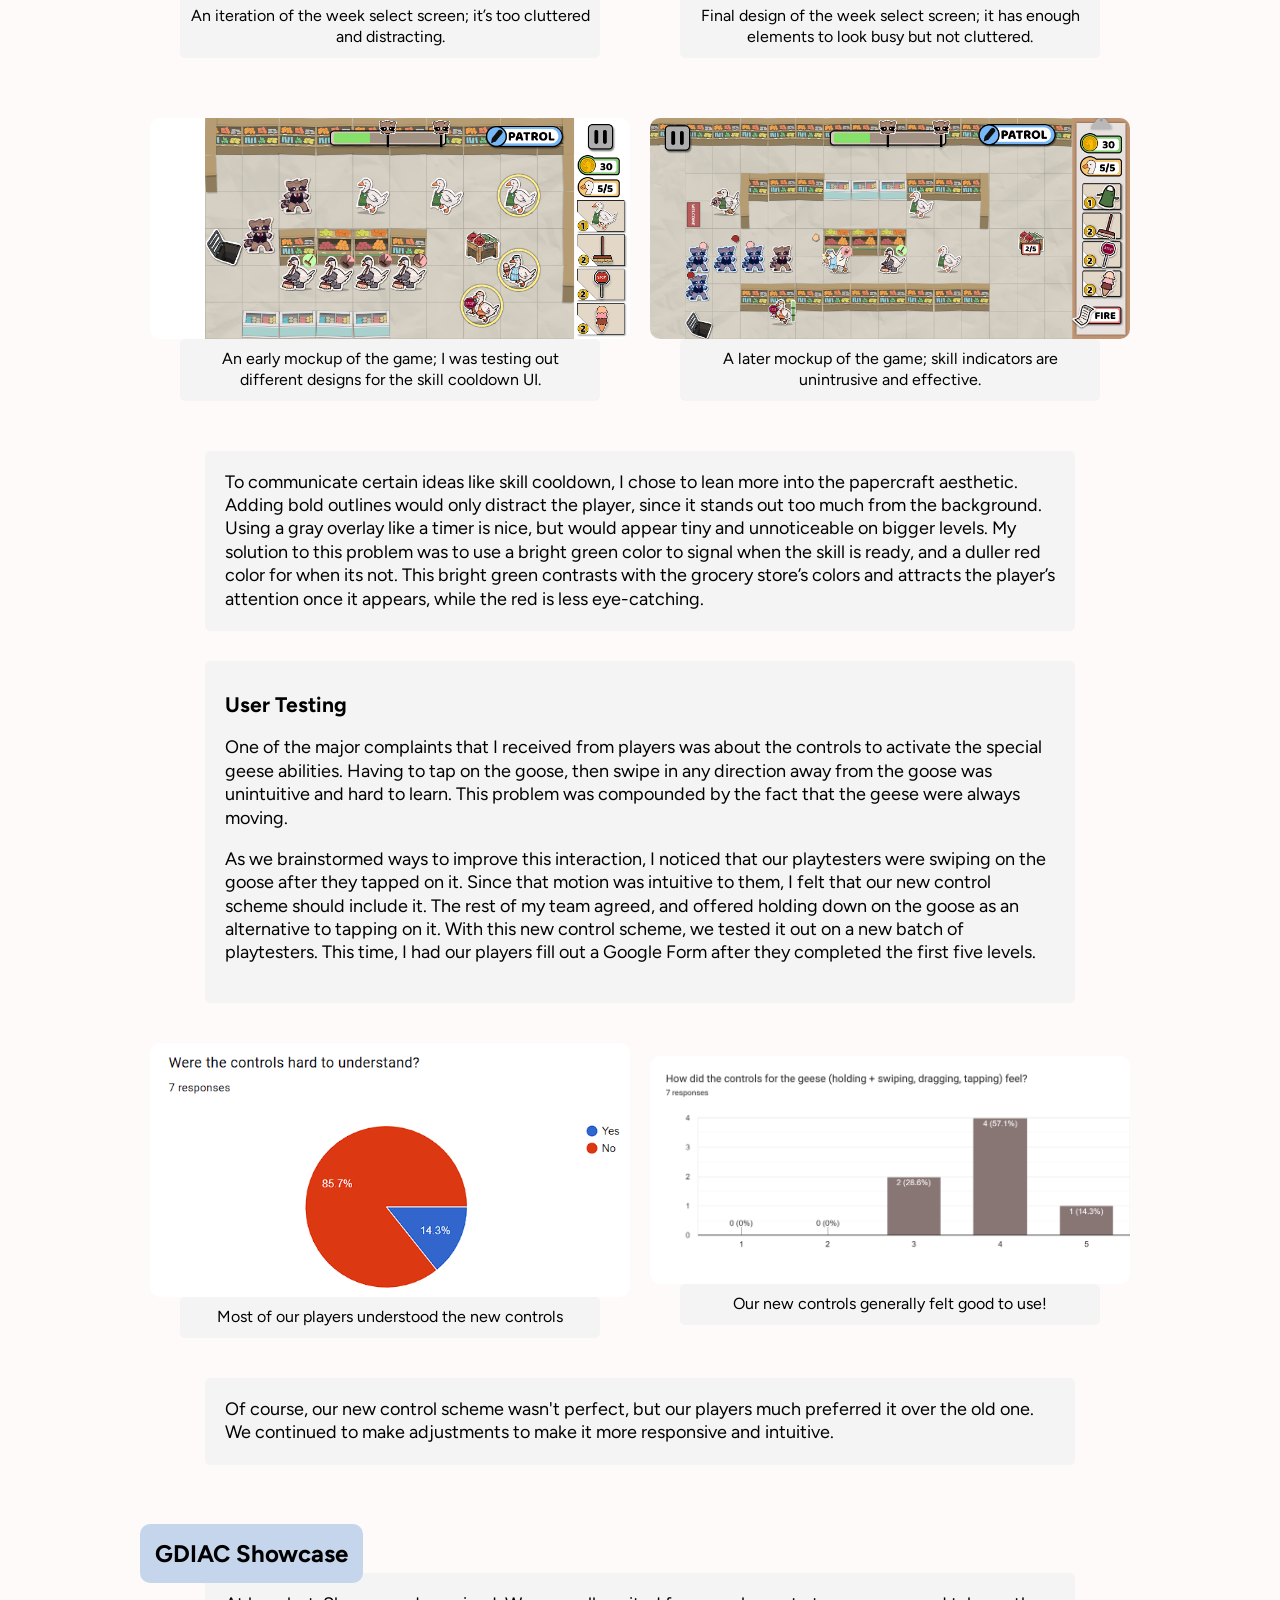
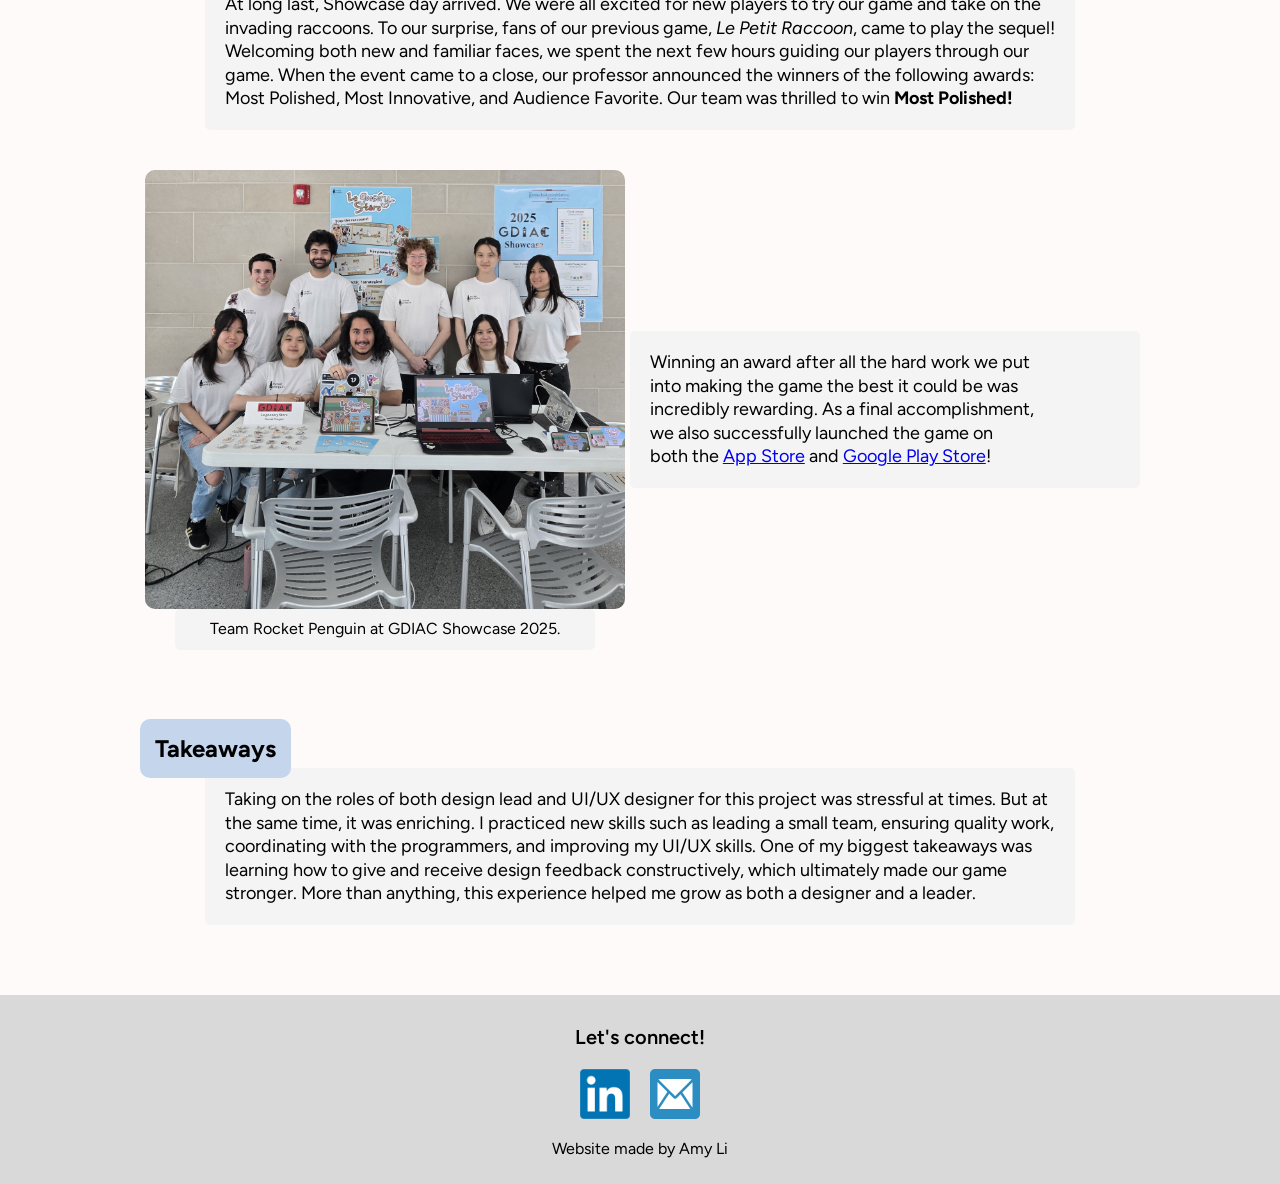
<file: legooserystore.html>
<!DOCTYPE html>
<html lang="en">

<head>
  <meta charset="UTF-8">
  <meta name="viewport" content="width=device-width, initial-scale=1">

  <!-- Import Figtree font -->
  <link rel="preconnect" href="https://fonts.googleapis.com">
  <link rel="preconnect" href="https://fonts.gstatic.com" crossorigin>
  <link href="https://fonts.googleapis.com/css2?family=Figtree:ital,wght@0,300..900;1,300..900&display=swap" rel="stylesheet">
  
  <!-- Connect CSS -->
  <link rel="stylesheet" href="styles/site.css">

  <title>Amy Li</title>
</head>

<body>
  <nav>
    <ul class="nav">
      <li> <a class="hometext" href="index.html"> Amy Li </a> </li>
      <li> 
        <div>
          <button id="resumebutton" class="navtext resumebutton"> 
            <div class="resumebutton_organize"> 
              <p style="margin:0px;"> Resumes </p>
              <img id="resumeimg" class="resumeimg" src="images/dropdown_arrow.png">
            </div>
          </button>
          <div id="resumemenu" class="hidden resumemenu">
            <a class="resumeslink" href="resources/Amy_Li_Resume_ProductDesign_2025.pdf"> Product Design </a>
            <a class="resumeslink" href="resources/Amy_Li_Resume_UXDesign_2025.pdf"> UX Design </a>
          </div>
        </div>  
      </li>
    </ul>
  </nav>

  <ul class="sidebar">
    <li><a class="sidebarlink" href="#Intro"> Introduction </a></li>
    <li><a class="sidebarlink" href="#PhysicalPrototype"> Physical Prototype </a></li>
    <li><a class="sidebarlink" href="#Moodboard"> Moodboard </a></li>
    <li><a class="sidebarlink" href="#MarketResearch"> Market Research </a></li>
    <li><a class="sidebarlink" href="#GameDevelopment"> Game Development </a></li>
    <li><a class="sidebarlink" href="#GDIACShowcase"> GDIAC Showcase </a></li>
    <li><a class="sidebarlink" href="#Takeaways"> Takeaways </a></li>
  </ul>

  <a class="backbutton" href="index.html"> < Back </a>

  <div class="projectheader">
    <img class="projectimg" src="images/project_legooserystore.png">

    <div class="projecttextheader">
      <h2 class="projectname"> Le Goosery Store </h2>
      <p class="projectrole"> Design Lead and UI/UX Designer </p>
      <p class="projectduration"> January 2025 - May 2025 </p>
      <p class="projectskill"> FigJam/Figma </p>
    </div>
  </div>

  <div class="projectsection">
    <h2 class="projectsubheader" id="Intro"> What is Le Goosery Store? </h2>
    <p class="projecttextsummary"> <i>Le Goosery Store</i> is a tower defense mobile game born out of Cornell University's GDIAC course, Advanced Topics in Computer Game Design. 
      Over the course of a semester, I worked in a multidisciplinary team of 10 people to bring this game to life. 
      As the design lead and UI/UX designer, I directed the game's art direction and designed its UI while ensuring player satisfaction through playtesting sessions.
      By the end of the course, my team and I launched <i>Le Goosery Store</i> on both <a href="https://apps.apple.com/us/app/le-goos%C3%A9ry-store/id6744664408">iOS</a> and <a href="https://play.google.com/store/apps/details?id=rocket.penguin.goosery.store.GE688A45&hl=en_US">Android</a> platforms, 
      and presented it at <a href="https://bowers.cornell.edu/news-stories/students-got-game-annual-video-game-showcase">Cornell's annual GDIAC Showcase</a>, where it won an award for <b> Most Polished</b>! </p>
  </div>

  <!-- 
  <div class="gamepromo">
    <p class="gamepromotext"> Check out the game here! </p>
    <div class="gamepromoicons">
      <a href="https://apps.apple.com/us/app/le-goos%C3%A9ry-store/id6744664408"> <img class="appimg" src="images/iosappstore.png"> </a>
      <a href="https://play.google.com/store/apps/details?id=rocket.penguin.goosery.store.GE688A45&hl=en_US"> <img class="appimg" src="images/androidappstore.png"> </a>
    </div>
  </div> -->

  <hr class="pagedivider">

  <div class="projectsection">
    <div class="projectsubsection1">
      <div>
        <h2 class="projectsubheader" id="PhysicalPrototype"> Physical Prototype </h2>
        <p class="projecttextsummary"> As soon as we settled on a basic concept of the game, I got right to work on a physical prototype of it.
        This physical prototype would help us visualize the game, its gameplay style, and forecast difficulties that players might encounter.
        In creating this prototype, it was easy for me to discretize most elements of our game, such as mapping our characters' movements to
        a grid system and locking their movement to a metronome's beat. 
        </p>
      </div>
    
      <img class="projectimg" src="images/legooserystore_physicalprototype1.jpg">
    </div>

    <div class="projecttextsmall">
      <p> Bringing the prototype to an internal playtest, I found some issues with the prototype. Namely:</p>
  
      <ul>
        <li> The character tokens were difficult to pick up when they were close to a wall </li>
        <li> It took a long time to find the corresponding patrol patterns to their cards </li>
      </ul>
    </div>
    
    <div class="projectsubsection1">
      <img class="projectimg" src="images/legooserystore_physicalprototype2.jpg">
      
      <p class="projecttextsummary"> These issues were critical as we needed to be able to run the prototype smoothly with real playtesters. 
        With these observations in mind, I added paper flaps to each of the character tokens, making them easier to pick up and orient. 
        I also color-coded each tetromino, making it faster for people to find the matching pattern cutout. 
        Satisfied with these changes, I brought the prototype to our in-class playtesting session the next day.
      </p>
    </div>

    <div class="projectsubsection1">
      <div class="projecttextsummary">
        <h3 class="projectsubheader2"> Playtesting Day! </h3>
        <p> While my teammates ran the prototype, I conducted short interviews to gather feedback from playtesters who finished playing. 
          The general consensus was that the game was fun, but stressful. Digging into the feedback, I extracted the following insights:</p>
        <ul>
          <li> <i>Players liked being able to command their geese patrols in real-time.</i> The feeling of catching a raccoon sneaking by was satisfying to them. </li>
          <li> <i>Players felt overwhelmed when the board got crowded with raccoons and geese.</i> With so many units moving on each beat, players quickly felt overwhelmed.</li>
          <li> <i>Some players wished there were different types of patrols and enemies.</i> They wanted more of a challenge and change up their strategy when a different enemy appeared. </li>
        </ul>
      </div>

      <img class="projectimgvertical" src="images/legooserystore_playtesting.jpg">
    </div>

    <div class="projectsubsection1">
      <div class="projecttextsmall">
        <p> Presenting these insights to my team, we discussed ways to address each one. Here were the solutions that we came up with: </p>
        <ul>
          <li> To address points 1 and 3, we decided to add new geese with abilities that the player can choose to activate. These geese will allow the player to be more proactive in fending off the raccoons, as well as introduce new strategies for the player to utilize. </li>
          <li> To address point 2, we decided to add a limit on the amount of geese the player can have in the store. Not only will this decrease the amount of units moving at once, it will force the player to be smart about the geese they hire.</li>
        </ul>
      </div>
    </div>
  </div>

  <div class="projectsection">
    <h2 class="projectsubheader" id="Moodboard"> Moodboard </h2>
    <p class="projecttextsummary"> With the gameplay figured out, it was time to brainstorm the game's artistic style. 
      As the design lead, I gathered my fellow designers to collaborate on a moodboard using FigJam. 
      Through FigJam, we were able to quickly share ideas and expediate understanding with visual references. </p>

    <div class="projectsubsection2">
      <a href="https://www.figma.com/board/9l49fw4SPWMnJh8yqqXmX1/INFO-4152-Moodboard?node-id=0-1&t=G1Vo2sHospjfoSD1-1"> 
        <img class="projectimg" src="images/legooserystore_figjam.png"> </a>
      <p class="projecttextcaption"> A cropped view of our moodboard. Click on the image to view the FigJam file. </p>
    </div>

    <p class="projecttextsmall"> By the end of the brainstorming session, we settled on a cute, papercraft aesthetic inspired 
      by games like <i>Paper Mario and the Origami King</i> and <i>Duck Detective - The Secret Salami.</i> </p>  
  </div>

  <div class="projectsection">
    <h2 class="projectsubheader" id="MarketResearch"> Market Research </h2>
    <p class="projecttextsummary"> How does our game stand out among its competitors? Together with my team, we researched our game's competitors, such as Kingdom Rush and Bloons Tower Defense. 
      Understanding what made our game different from its competitors allowed us to zone in on unique features and capitalize on them during game development. 
    </p>

    <div class="projectsubsection2">
      <a href="resources/legooserystore_market.pdf"> 
        <img class="projectimg" src="images/legooserystore_marketimg.png"> </a>
      <p class="projecttextcaption">Click on the image to view the full slideshow.</p>
    </div>
  </div>

  <div class="projectsection">
    <h2 class="projectsubheader" id="GameDevelopment"> Game Development </h2>
    <p class="projecttextsummary"> As this was a big project, we worked on it in 2-week sprints. 
      During the sprint, I worked on creating UI assets and ensuring that character and environmental assets were cohesive.
      Towards the end of the sprints, there were in-class playtesting sessions in which I conducted short ten minute user interviews 
      with our playtesters. After analyzing and extracting insights from their feedback, I then shared them with my team 
      in order to inform our next sprint's objectives. 
    </p>

    <div class="projectsubsection1">
      <div class="projecttextsummary">
        <h3 class="projectsubheader2"> UI Design </h3>
        <p> When designing the UI, my goal was to complement the game’s papercraft aesthetic while making interactive elements stand out. 
          I achieved this by using bold black outlines and drop shadows on buttons, which helped them look and feel clickable 
          against the papercraft backgrounds. Using Figma, I created mockups of the game and explored multiple design 
          iterations to refine the UI. </p>
      </div>
    </div>

    <div class="projectsubsection1">
      <div class="projectsubsection2" style="margin-top:0px;">
        <img class="projectimghorizontal" src="images/legooserystore_weekselect1.png">
        <p class="projecttextcaptioncard"> An iteration of the week select screen; it’s too cluttered and distracting. </p>
      </div>

      <div class="projectsubsection2" style="margin-top:0px;">
        <img class="projectimghorizontal" src="images/legooserystore_weekselect2.png">
        <p class="projecttextcaptioncard"> Final design of the week select screen; it has enough elements to look busy but not cluttered. </p>
      </div>
    </div>

    <div class="projectsubsection1">
      <div class="projectsubsection2" style="margin-top:0px;">
        <img class="projectimghorizontal" src="images/legooserystore_mockup1.png">
        <p class="projecttextcaptioncard"> An early mockup of the game; I was testing out different designs for the skill cooldown UI.</p>
      </div>

      <div class="projectsubsection2" style="margin-top:0px;">
        <img class="projectimghorizontal" src="images/legooserystore_mockup2.png">
        <p class="projecttextcaptioncard"> A later mockup of the game; skill indicators are unintrusive and effective.</p>
      </div>
    </div>
    
    <p class="projecttextsmall"> To communicate certain ideas like skill cooldown, I chose to lean more into the papercraft aesthetic. 
      Adding bold outlines would only distract the player, since it stands out too much from the background. 
      Using a gray overlay like a timer is nice, but would appear tiny and unnoticeable on bigger levels. 
      My solution to this problem was to use a bright green color to signal when the skill is ready, and a duller red color for when its not. 
      This bright green contrasts with the grocery store’s colors and attracts the player’s attention once it appears, while the red is less eye-catching.
    </p>
  
    <div class="projecttextsummary" style="margin-top: 20px;">
      <h3 class="projectsubheader2"> User Testing </h3>  
      <p> One of the major complaints that I received from players was about the controls to activate the special geese abilities. 
        Having to tap on the goose, then swipe in any direction away from the goose was unintuitive and hard to learn. This problem 
        was compounded by the fact that the geese were always moving.</p>
      <p> As we brainstormed ways to improve this interaction, I noticed that our playtesters were swiping on the 
        goose after they tapped on it. Since that motion was intuitive to them, I felt that our new control scheme should include it. 
        The rest of my team agreed, and offered holding down on the goose as an alternative to tapping on it. 
        With this new control scheme, we tested it out on a new batch of playtesters. 
        This time, I had our players fill out a Google Form after they completed the first five levels. </p>
    </div>

    <div class="projectsubsection1">
      <div class="projectsubsection2">
        <img class="projectimghorizontal" src="images/legooserystore_playtesting1.png">
        <p class="projecttextcaptioncard"> Most of our players understood the new controls </p>
      </div>

      <div class="projectsubsection2">
        <img class="projectimghorizontal" src="images/legooserystore_playtesting2.png">
        <p class="projecttextcaptioncard"> Our new controls generally felt good to use! </p>
      </div>
    </div>

    <p class="projecttextsmall" style="margin-top: 0px;"> Of course, our new control scheme wasn't perfect, but our players much preferred it over the old one. 
      We continued to make adjustments to make it more responsive and intuitive. </p>
  </div>

  <div class="projectsection">
    <h2 class="projectsubheader" id="GDIACShowcase"> GDIAC Showcase </h2>
    <p class="projecttextsummary"> At long last, Showcase day arrived. 
      We were all excited for new players to try our game and take on the invading raccoons. 
      To our surprise, fans of our previous game, <i>Le Petit Raccoon</i>, came to play the sequel! 
      Welcoming both new and familiar faces, we spent the next few hours guiding our players through our game. 
      When the event came to a close, our professor announced the winners of the following awards: 
      Most Polished, Most Innovative, and Audience Favorite. Our team was thrilled to win <b> Most Polished! </b></p>
    
    <div class="projectsubsection1">
      <div class="projectsubsection2">
        <img class="projectimghorizontal" style="margin: auto;" src="images/legooserystore_showcase.jpg">
        <p class="projecttextcaptioncard" style="margin: auto;"> Team Rocket Penguin at GDIAC Showcase 2025.</p>
      </div>

      <p class="projecttextsmall" style="text-wrap: balance;"> Winning an award after all the hard work we put into making the game the best it could be was incredibly rewarding. 
      As a final accomplishment, we also successfully launched the game on both the <a href="https://apps.apple.com/us/app/le-goos%C3%A9ry-store/id6744664408">App Store</a> and 
      <a href="https://play.google.com/store/apps/details?id=rocket.penguin.goosery.store.GE688A45&hl=en_US">Google Play Store</a>!</p>
    </div>
  </div>

  <div class="projectsection" style="margin-top:0px;">
    <h2 class="projectsubheader" id="Takeaways"> Takeaways </h2>
    <p class="projecttextsummary"> 
      Taking on the roles of both design lead and UI/UX designer for this project was stressful at times. 
      But at the same time, it was enriching. I practiced new skills such as leading a small team, 
      ensuring quality work, coordinating with the programmers, and improving my UI/UX skills. 
      One of my biggest takeaways was learning how to give and receive design feedback constructively, which 
      ultimately made our game stronger. More than anything, this experience helped me grow as both a designer and a leader.
    </p>
  </div>

  <footer>
    <p class="footer-text"> Let's connect! </p>
    <div class="footer-icons">
      <a href="https://www.linkedin.com/in/amy-li-26bb1024b/"> <img class="footer-icon" src="images/linkedinlogo.webp" /> </a>
      <a href="mailto:amyli0339@gmail.com"> <img class="footer-icon" src="images/emailicon.png" /> </a>
    </div>
    <p> Website made by Amy Li</p>
  </footer>

  <script src="scripts/jquery-3.7.1.js"></script>
  <script src="scripts/resume_dropdown.js"></script>
</body>

</html>
</file>
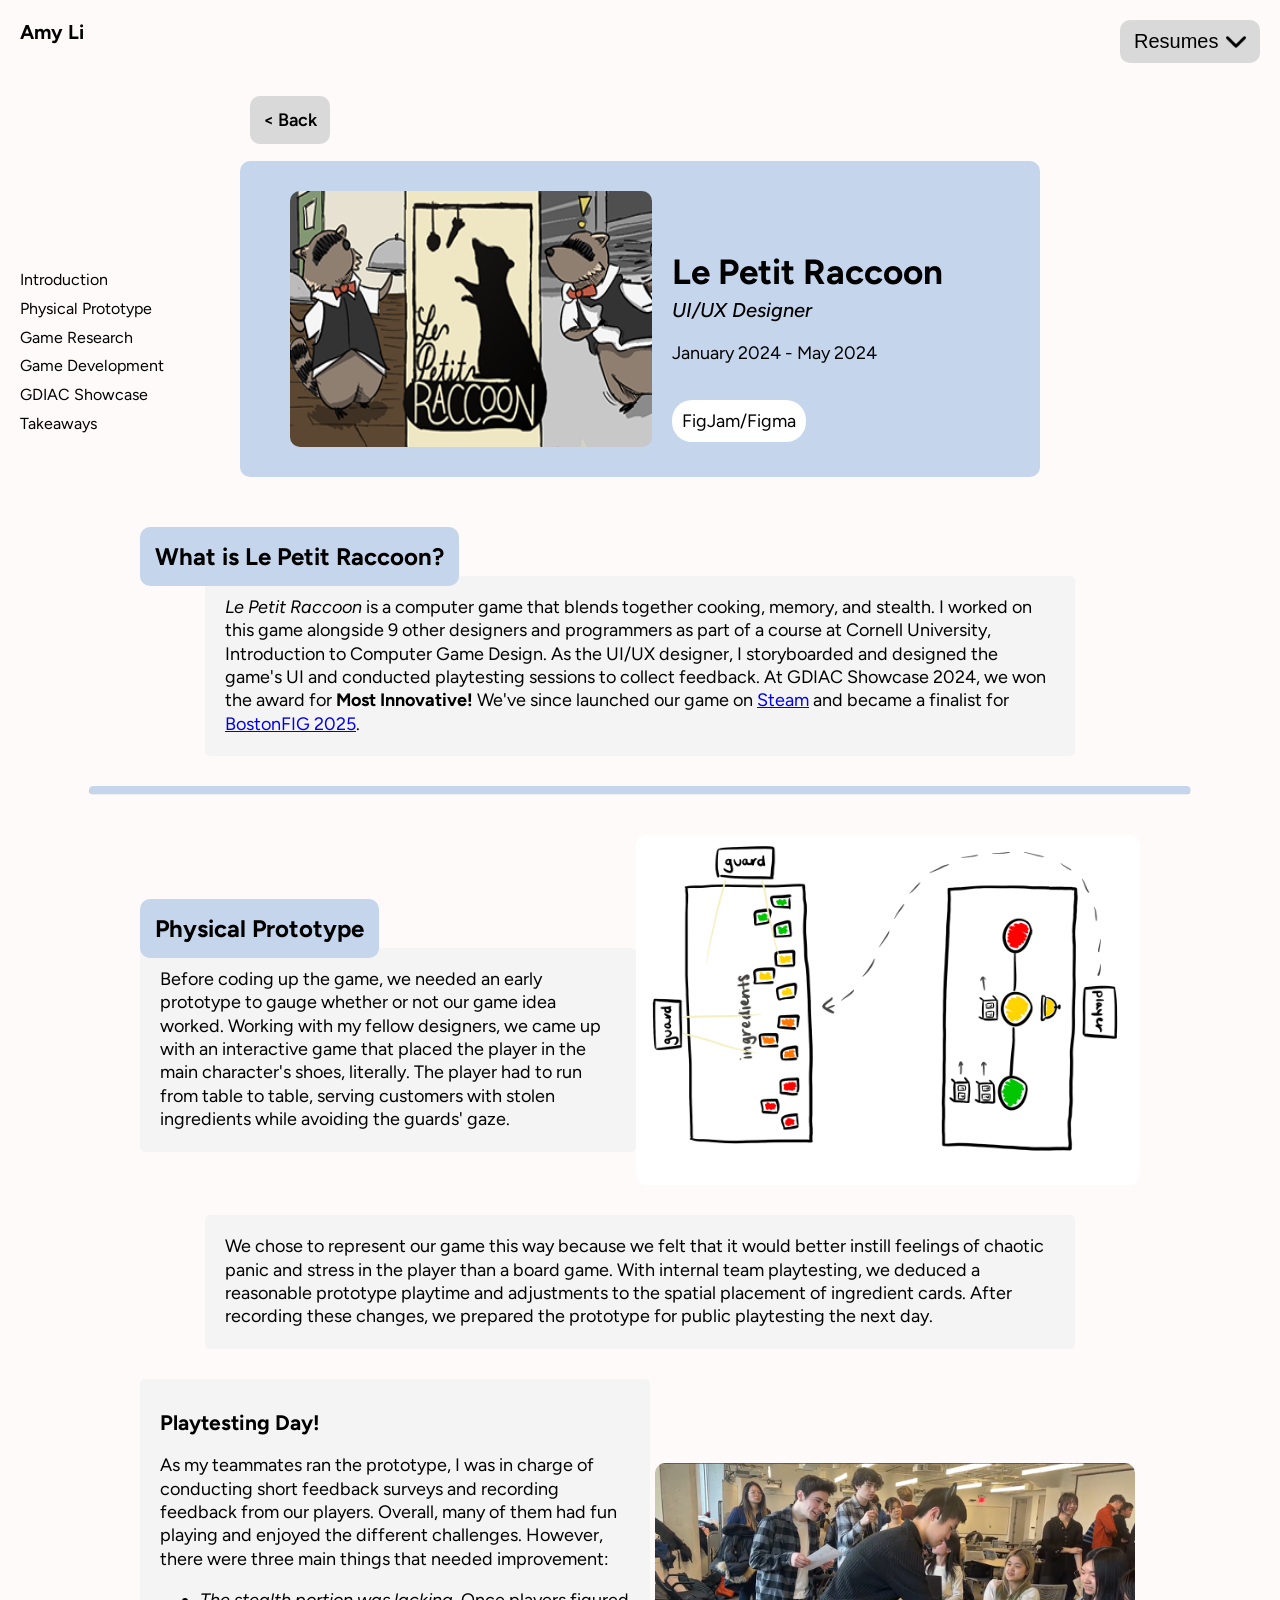
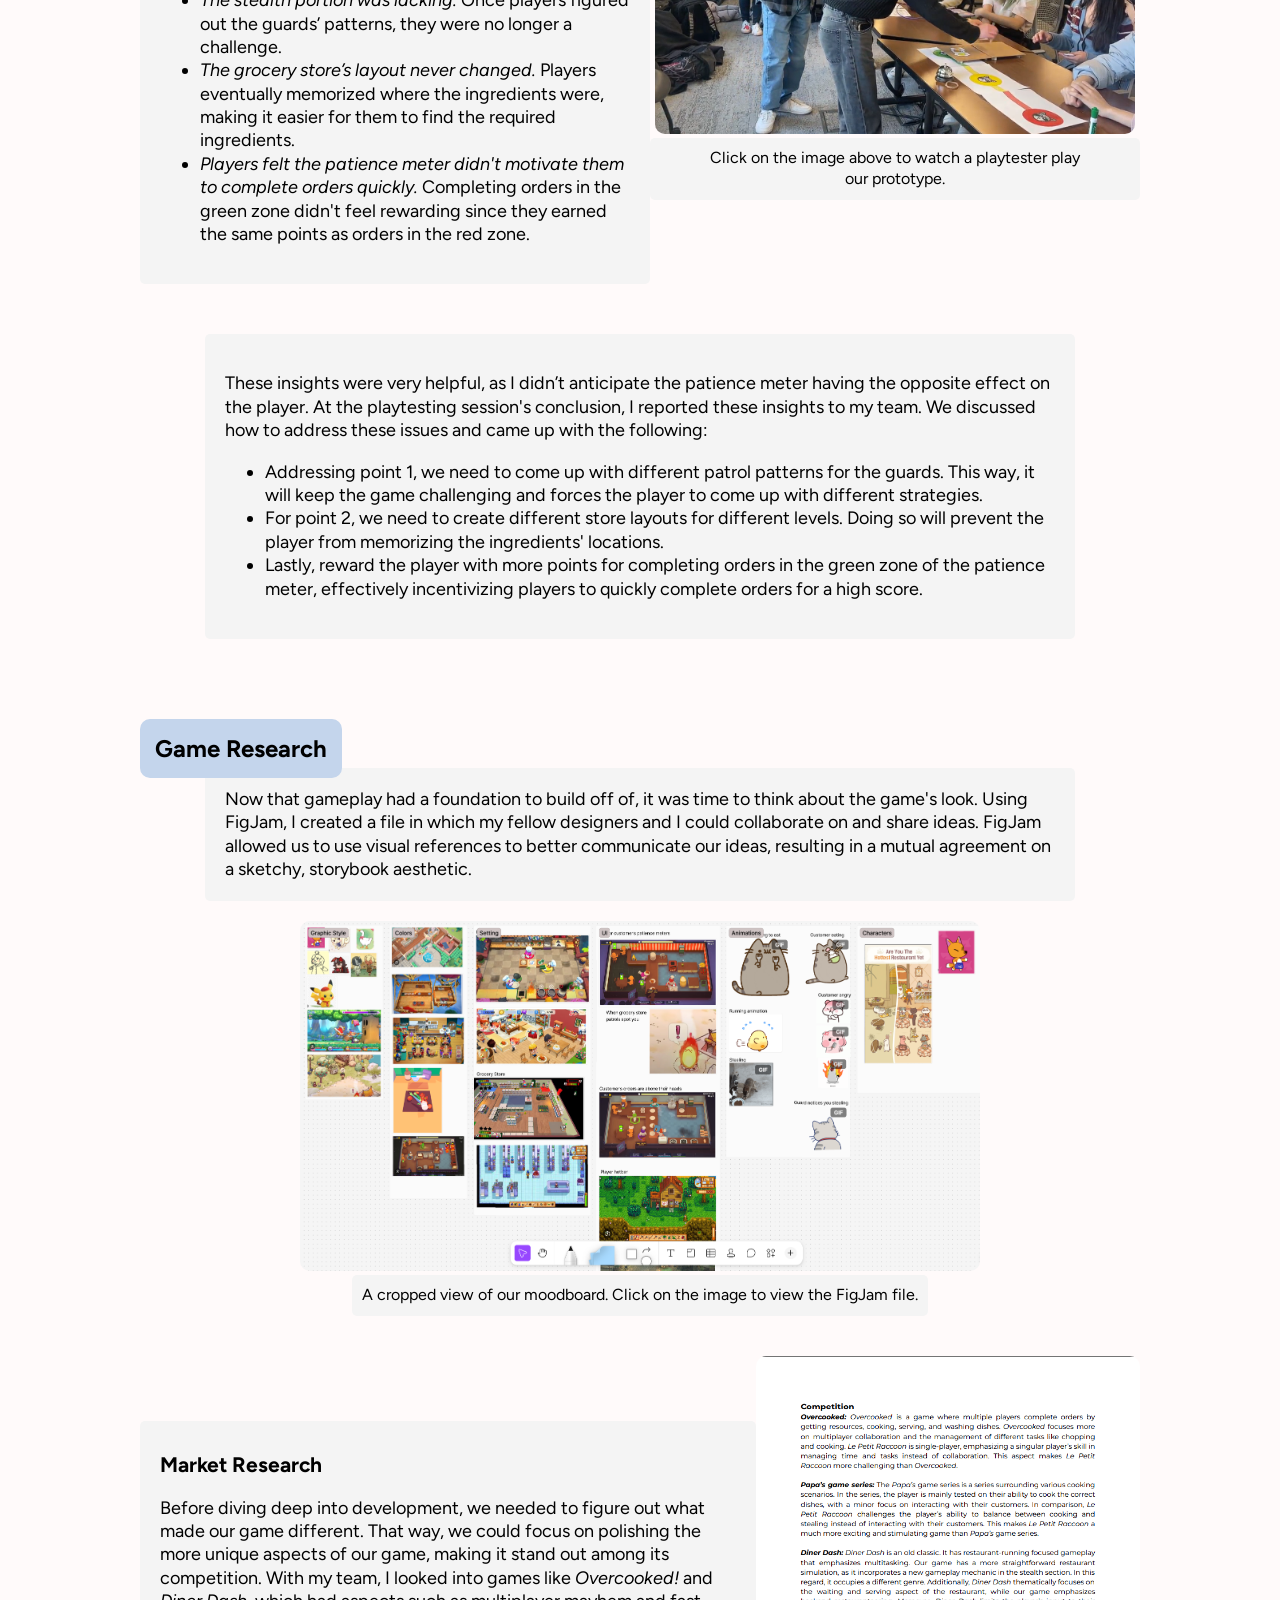
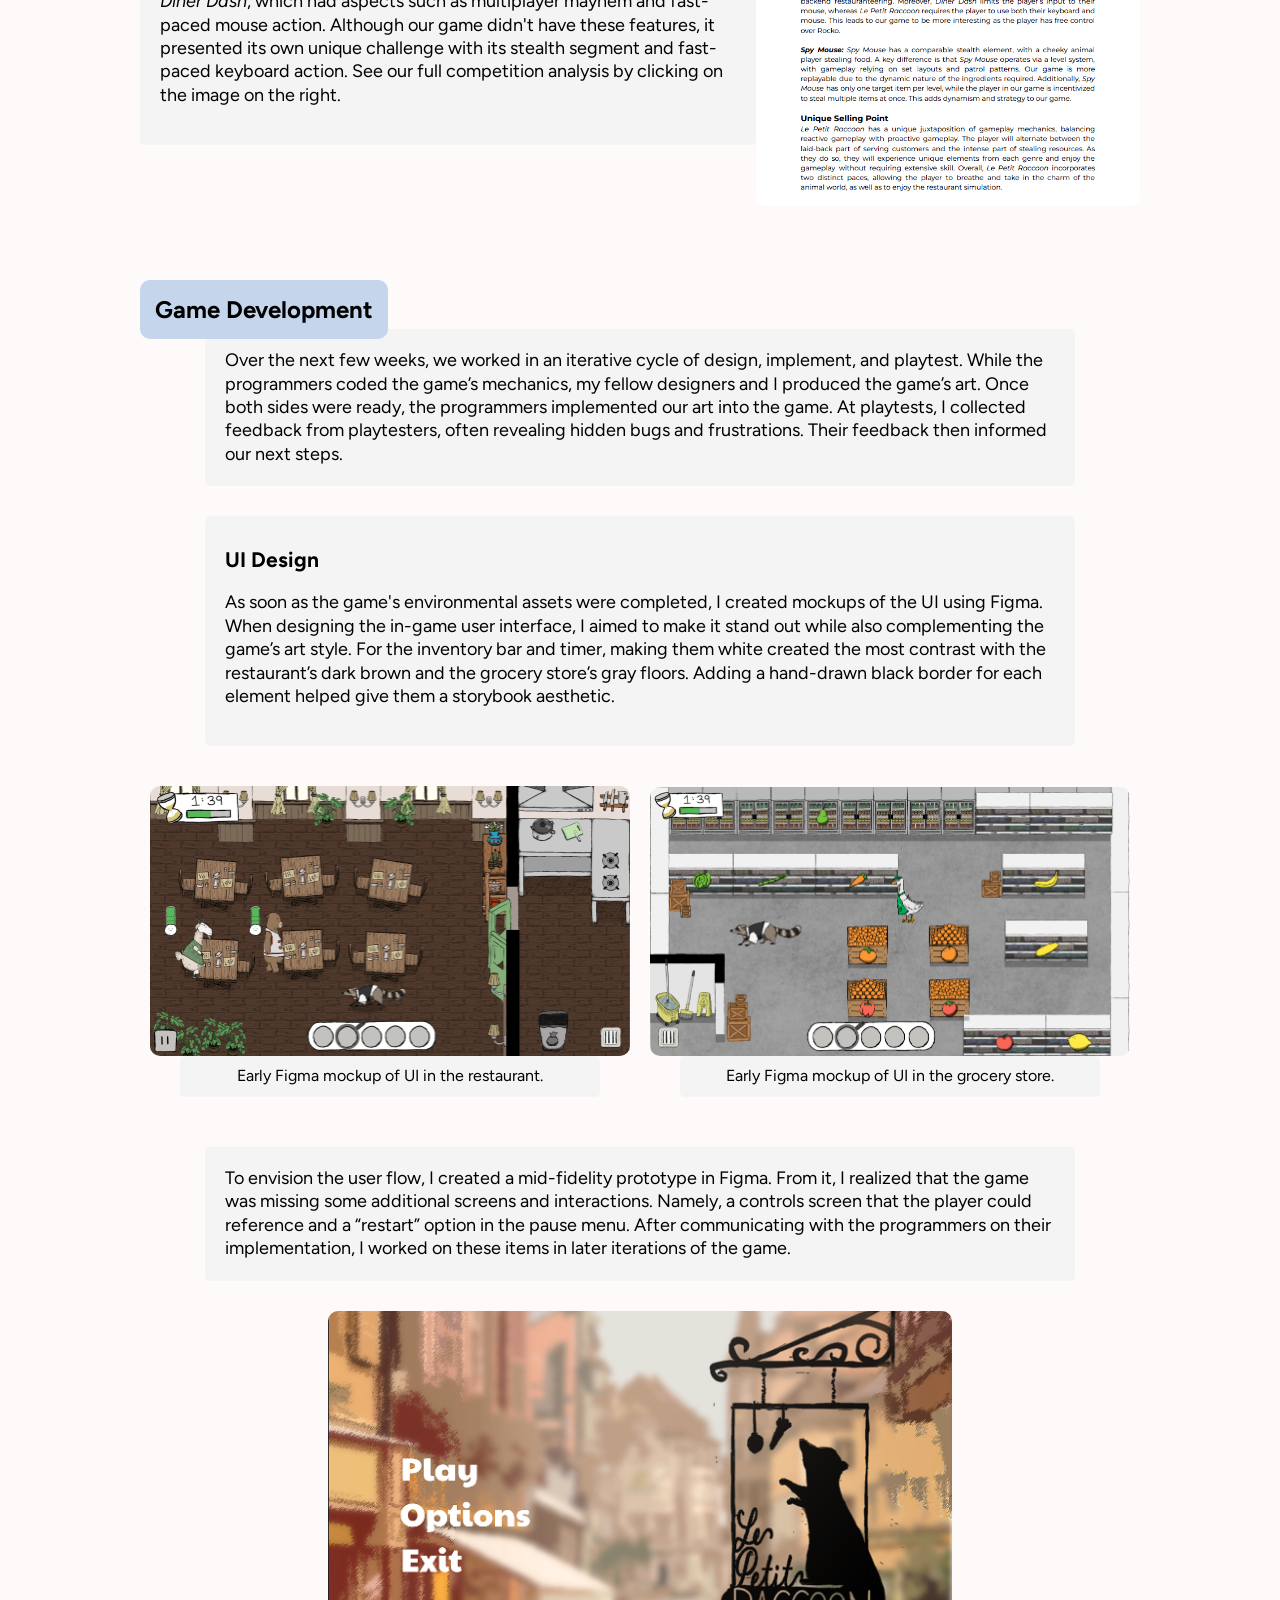
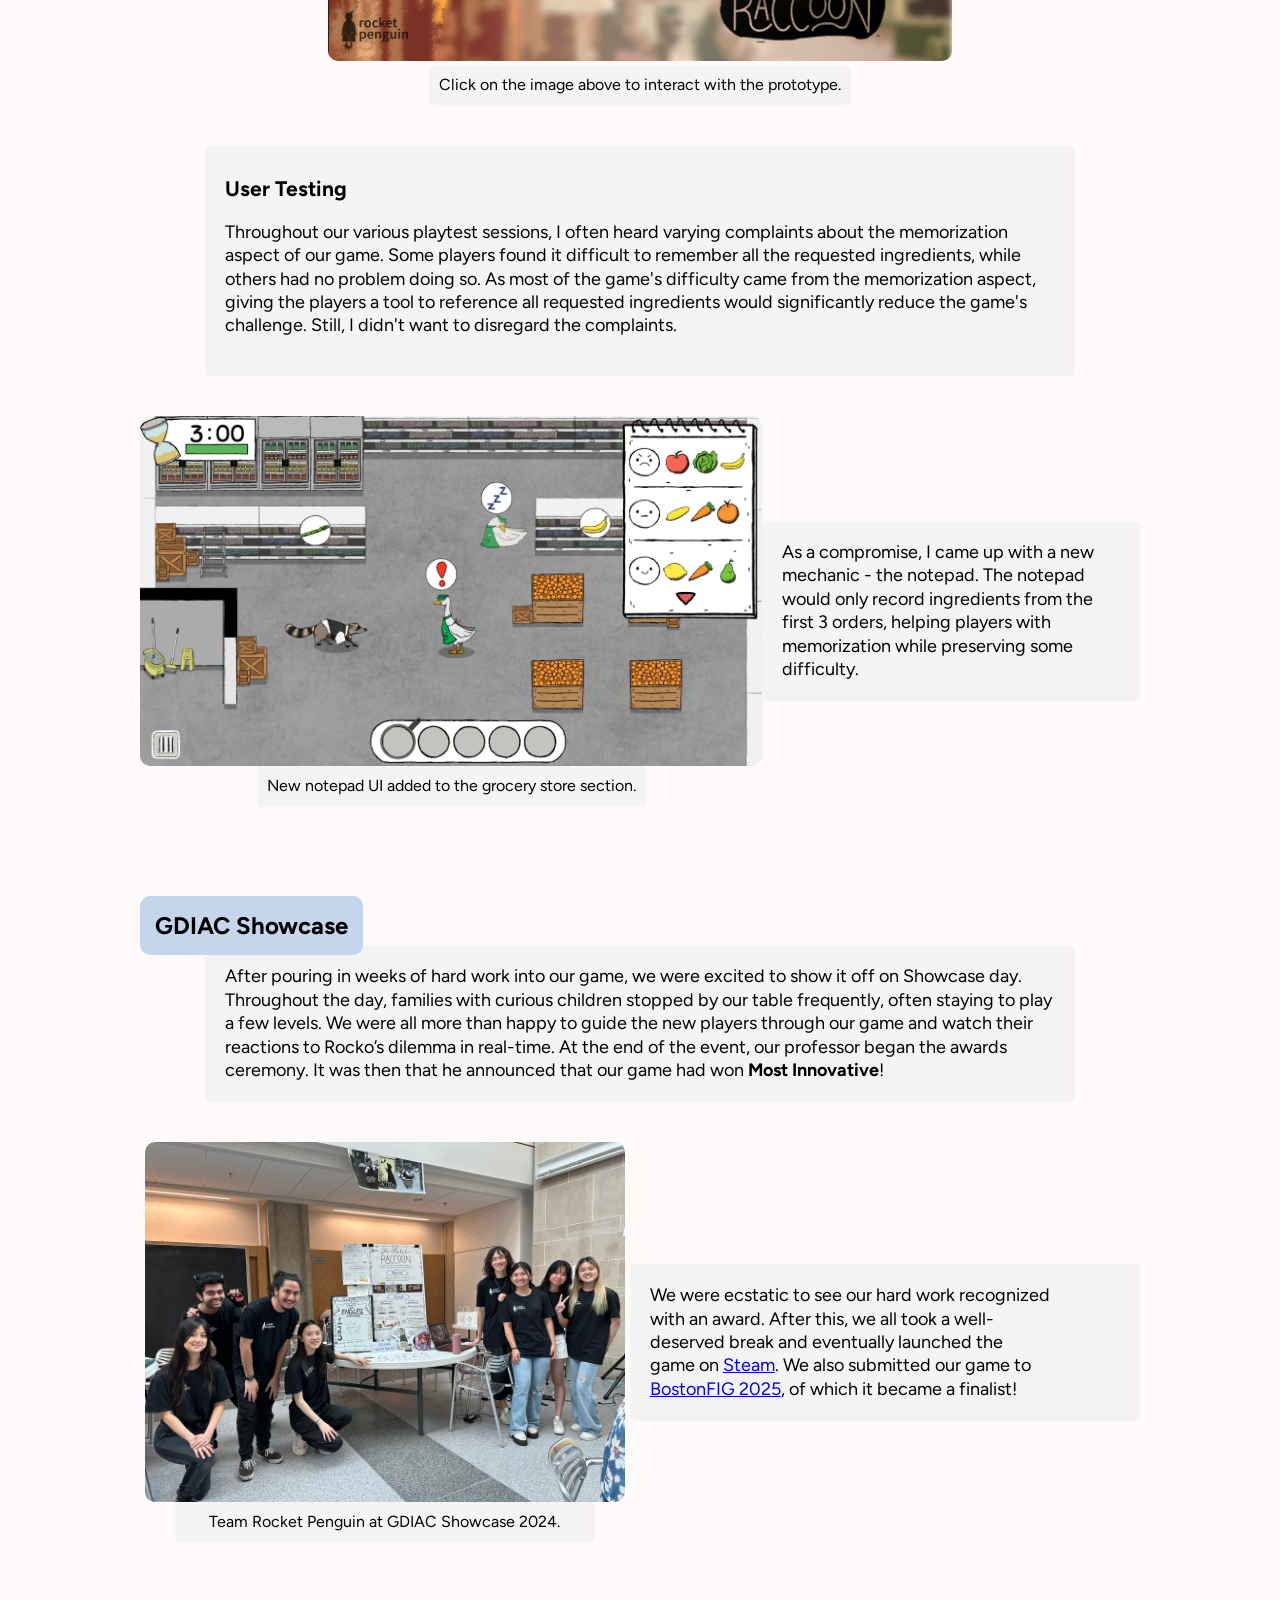
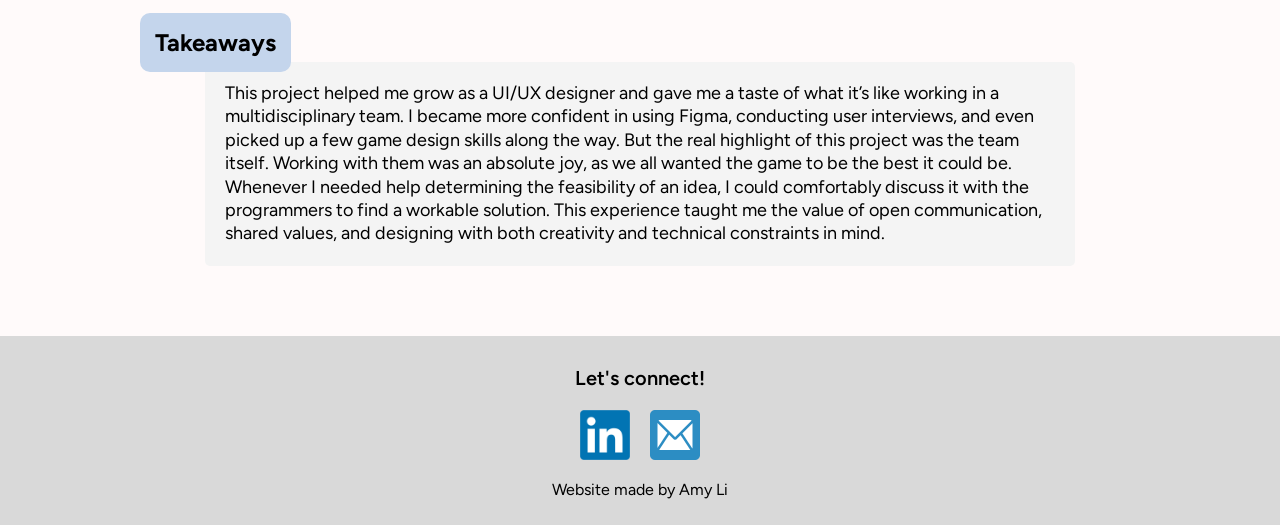
<file: lepetitraccoon.html>
<!DOCTYPE html>
<html lang="en">

<head>
  <meta charset="UTF-8">
  <meta name="viewport" content="width=device-width, initial-scale=1">

  <!-- Import Figtree font -->
  <link rel="preconnect" href="https://fonts.googleapis.com">
  <link rel="preconnect" href="https://fonts.gstatic.com" crossorigin>
  <link href="https://fonts.googleapis.com/css2?family=Figtree:ital,wght@0,300..900;1,300..900&display=swap" rel="stylesheet">
  
  <!-- Connect CSS -->
  <link rel="stylesheet" href="styles/site.css">

  <title>Amy Li</title>
</head>

<body>
  <nav>
    <ul class="nav">
      <li> <a class="hometext" href="index.html"> Amy Li </a> </li>
      <li> 
        <div>
          <button id="resumebutton" class="navtext resumebutton"> 
            <div class="resumebutton_organize"> 
              <p style="margin:0px;"> Resumes </p>
              <img id="resumeimg" class="resumeimg" src="images/dropdown_arrow.png">
            </div>
          </button>
          <div id="resumemenu" class="hidden resumemenu">
            <a class="resumeslink" href="resources/Amy_Li_Resume_ProductDesign_2025.pdf"> Product Design </a>
            <a class="resumeslink" href="resources/Amy_Li_Resume_UXDesign_2025.pdf"> UX Design </a>
          </div>
        </div>  
      </li>
    </ul>
  </nav>

  <ul class="sidebar">
    <li><a class="sidebarlink" href="#Intro"> Introduction </a></li>
    <li><a class="sidebarlink" href="#PhysicalPrototype"> Physical Prototype </a></li>
    <li><a class="sidebarlink" href="#GameResearch"> Game Research </a></li>
    <li><a class="sidebarlink" href="#GameDevelopment"> Game Development </a></li>
    <li><a class="sidebarlink" href="#GDIACShowcase"> GDIAC Showcase </a></li>
    <li><a class="sidebarlink" href="#Takeaways"> Takeaways </a></li>
  </ul>

  <a class="backbutton" href="index.html"> < Back </a>

  <div class="projectheader">
    <img class="projectimg" src="images/project_lepetitraccoon.png">

    <div class="projecttextheader">
      <h2 class="projectname"> Le Petit Raccoon </h2>
      <p class="projectrole"> UI/UX Designer </p>
      <p class="projectduration"> January 2024 - May 2024 </p>
      <p class="projectskill"> FigJam/Figma </p>
    </div>
  </div>

  <div class="projectsection">
    <h2 class="projectsubheader" id="Intro"> What is Le Petit Raccoon? </h2>
    <p class="projecttextsummary"> <i>Le Petit Raccoon</i> is a computer game that blends together cooking, memory, and stealth.
      I worked on this game alongside 9 other designers and programmers as part of a course at Cornell University, Introduction
      to Computer Game Design. As the UI/UX designer, I storyboarded and designed the game's UI and conducted playtesting sessions 
      to collect feedback. At GDIAC Showcase 2024, we won the award for <b>Most Innovative!</b> We've since launched our game on 
      <a href="https://store.steampowered.com/app/4229140/Le_Petit_Raccoon/">Steam</a> and became a finalist for 
      <a href="https://www.bostonfig.com/festival-2025/">BostonFIG 2025</a>. </p>
  </div>

  <hr class="pagedivider">

  <div class="projectsection">
    <div class="projectsubsection1">
      <div>
        <h2 class="projectsubheader" id="PhysicalPrototype"> Physical Prototype </h2>
        <p class="projecttextsummary">
          Before coding up the game, we needed an early prototype to gauge whether or not our game idea worked.
          Working with my fellow designers, we came up with an interactive game that placed the player in the 
          main character's shoes, literally. The player had to run from table to table, serving customers with stolen
          ingredients while avoiding the guards' gaze. 
        </p>
      </div>

      <img class="projectimg" src="images/lepetitraccoon_physicalprototype.png">

    </div>

    <div class="projecttextsmall">
      We chose to represent our game this way because we felt that it would better instill feelings of chaotic panic
      and stress in the player than a board game. With internal team playtesting, we deduced a reasonable prototype playtime and 
      adjustments to the spatial placement of ingredient cards. After recording these changes, we prepared the prototype for
      public playtesting the next day.
    </div>

    <div class="projectsubsection1">
      <div class="projecttextsummary">
        <h3 class="projectsubheader2"> Playtesting Day! </h3>
        <p> As my teammates ran the prototype, I was in charge of conducting short feedback surveys and recording feedback from our players. 
          Overall, many of them had fun playing and enjoyed the different challenges. However, there were three main things that needed 
          improvement:</p>
        <ul>
          <li> <i>The stealth portion was lacking.</i> Once players figured out the guards’ patterns, they were no longer a challenge. </li>
          <li> <i>The grocery store’s layout never changed.</i> Players eventually memorized where the ingredients were, making it easier for them to find the required ingredients. </li>
          <li> <i>Players felt the patience meter didn't motivate them to complete orders quickly.</i> Completing orders in the green zone didn't feel rewarding since they earned the same points as orders in the red zone. </li>
        </ul>
      </div>

      <div class="projectsubsection2">
        <a href="https://drive.google.com/file/d/1eH-VYVuXLJRdzsefQwMyfjc5MrW67oRq/view?usp=sharing"> <img class="projectimghorizontal" src="images/lepetitraccoon_playtesting.png"> </a>
        <p class="projecttextcaption" style="text-align:center; text-wrap: pretty">Click on the image above to watch a playtester play our prototype.</p>
      </div>
    </div>
      
    <div class="projectsubsection1">
      <div class="projecttextsmall">
        <p> These insights were very helpful, as I didn’t anticipate the patience meter having the opposite effect on the player. 
          At the playtesting session's conclusion, I reported these insights to my team. We discussed how to address these issues and came up with the following:</p>
        <ul>
          <li> Addressing point 1, we need to come up with different patrol patterns for the guards. This way, it will keep the game challenging and forces the player to come up with different strategies.</li>
          <li> For point 2, we need to create different store layouts for different levels. Doing so will prevent the player from memorizing the ingredients' locations.</li>
          <li> Lastly, reward the player with more points for completing orders in the green zone of the patience meter, effectively incentivizing players to quickly complete orders for a high score.</li>
        </ul>
      </div>
    </div>
  </div>

  <div class="projectsection">
    <h2 class="projectsubheader" id="GameResearch"> Game Research </h2>
    <p class="projecttextsummary"> Now that gameplay had a foundation to build off of, it was time to think about the game's look. 
      Using FigJam, I created a file in which my fellow designers and I could collaborate on and share ideas. 
      FigJam allowed us to use visual references to better communicate our ideas, resulting in a mutual agreement on a sketchy, storybook aesthetic.
    </p>

    <div class="projectsubsection2">
      <a href="https://www.figma.com/board/3Zp3xjksINnPEgcbWnfwKV/INFO-3152-Moodboards?node-id=0-1&t=ri7mduqyw2l5fCn2-1">
        <img class="projectimg" src="images/lepetitraccoon_moodboard.png">
      </a>
      <p class="projecttextcaption"> A cropped view of our moodboard. Click on the image to view the FigJam file.</p>
    </div>

    <div class="projectsubsection1">
      <div class="projecttextsummary">
        <h3 class="projectsubheader2"> Market Research </h3>
        <p> Before diving deep into development, we needed to figure out what made our game different. That way, we could
          focus on polishing the more unique aspects of our game, making it stand out among its competition. With my team, I looked into games like 
          <i>Overcooked!</i> and <i>Diner Dash</i>, which had aspects such as multiplayer mayhem and fast-paced mouse action. 
          Although our game didn't have these features, it presented its own unique challenge with its stealth segment and fast-paced keyboard action. 
          See our full competition analysis by clicking on the image on the right. 
        </p>
      </div>

      <a href="resources/lepetitraccoon_market.pdf">
        <img class="projectimgvertical" src="images/lepetitraccoon_market2.png">
      </a>

    </div>
  </div>

  <div class="projectsection">
    <h2 class="projectsubheader" id="GameDevelopment"> Game Development </h2>
    <p class="projecttextsummary">
      Over the next few weeks, we worked in an iterative cycle of design, implement, and playtest. While the programmers coded the game’s mechanics, 
      my fellow designers and I produced the game’s art. Once both sides were ready, the programmers implemented our art into the game. At playtests, 
      I collected feedback from playtesters, often revealing hidden bugs and frustrations. Their feedback then informed our next steps.
    </p>

    <div class="projectsubsection1" style="margin-top:30px;">
      <div class="projecttextsummary">
        <h3 class="projectsubheader2"> UI Design </h3>
        <p> As soon as the game's environmental assets were completed, I created mockups of the UI using Figma. 
          When designing the in-game user interface, I aimed to make it stand out while also complementing the game’s art style. 
          For the inventory bar and timer, making them white created the most contrast with the restaurant’s dark brown and the grocery store’s gray floors. 
          Adding a hand-drawn black border for each element helped give them a storybook aesthetic.
        </p>
      </div>
    </div>

    <div class="projectsubsection1">
      <div class="projectsubsection2" style="margin-top:0px;">
        <img class="projectimghorizontal" src="images/lepetitraccoon_ui1.png">
        <p class="projecttextcaptioncard"> Early Figma mockup of UI in the restaurant. </p>
      </div>

      <div class="projectsubsection2" style="margin-top:0px;">
        <img class="projectimghorizontal" src="images/lepetitraccoon_ui2.png">
        <p class="projecttextcaptioncard"> Early Figma mockup of UI in the grocery store. </p>
      </div>
    </div>

    <p class="projecttextsmall">  
      To envision the user flow, I created a mid-fidelity prototype in Figma. From it, I realized that the game 
      was missing some additional screens and interactions. Namely, a controls screen that the player could reference 
      and a “restart” option in the pause menu. After communicating with the programmers on their implementation, I worked on these items in later iterations of the game. 
    </p>

    <div class="projectsubsection2">
      <a href="https://www.figma.com/proto/mcLk0TaRpZUh6STJBgscXu/ASSET-SPREAD?page-id=&node-id=302-3&viewport=417%2C156%2C0.1&t=kDCvZQu8B1w3dV0x-1&scaling=contain&content-scaling=fixed&starting-point-node-id=302%3A3">
        <img class="projectimg" src="images/lepetitraccoon_userflow.png">
      </a>
      <p class="projecttextcaption">Click on the image above to interact with the prototype.</p>
    </div>

    <div class="projectsubsection1" style="margin-bottom:0px;">
      <div class="projecttextsummary">
        <h3 class="projectsubheader2"> User Testing </h3>
        <p>
        Throughout our various playtest sessions, I often heard varying complaints about the memorization aspect of our game. Some players found it difficult to remember
        all the requested ingredients, while others had no problem doing so. As most of the game's difficulty came from the memorization aspect, giving the players a tool to
        reference all requested ingredients would significantly reduce the game's challenge. Still, I didn't want to disregard the complaints. 
        </p>
      </div>
    </div>

    <div class="projectsubsection1">
      <div class="projectsubsection2">
        <img class="projectimg" src="images/lepetitraccoon_feedback2.png">
        <p class="projecttextcaption">New notepad UI added to the grocery store section.</p>
      </div>

      <p class="projecttextsmall">
        As a compromise, I came 
        up with a new mechanic - the notepad. The notepad would only record ingredients from the first 3 orders, helping players with memorization while preserving some difficulty.
      </p>
    </div>

  </div>

  <div class="projectsection">
    <h2 class="projectsubheader" id="GDIACShowcase"> GDIAC Showcase </h2>
    <p class="projecttextsummary">
      After pouring in weeks of hard work into our game, we were excited to show it off on Showcase day. 
      Throughout the day, families with curious children stopped by our table frequently, often staying to play a few levels. 
      We were all more than happy to guide the new players through our game and watch their reactions to Rocko’s dilemma in real-time. 
      At the end of the event, our professor began the awards ceremony. It was then that he announced that our game had won <b>Most Innovative</b>!
    </p>

    <div class="projectsubsection1">
      <div class="projectsubsection2">
        <img class="projectimghorizontal" style="margin:auto;" src="images/lepetitraccon_showcase.jpg">
        <p class="projecttextcaptioncard" style="margin:auto;">Team Rocket Penguin at GDIAC Showcase 2024.</p>
      </div>

      <p class="projecttextsmall" style="text-wrap: balance;">
        We were ecstatic to see our hard work recognized with an award. After this, we all took a well-deserved break and eventually
        launched the game on <a href="https://store.steampowered.com/app/4229140/Le_Petit_Raccoon/">Steam</a>.
        We also submitted our game to <a href="https://www.bostonfig.com/festival-2025/">BostonFIG 2025</a>, of which it became a finalist!
      </p>
    </div>
  </div>

  <div class="projectsection" style="margin-top:0px;">
    <h2 class="projectsubheader" id="Takeaways"> Takeaways </h2>
    <p class="projecttextsummary">
      This project helped me grow as a UI/UX designer and gave me a taste of what it’s like working in a multidisciplinary team. 
      I became more confident in using Figma, conducting user interviews, and even picked up a few game design skills along the way. 
      But the real highlight of this project was the team itself. Working with them was an absolute joy, as we all wanted the game to be the best it could be. 
      Whenever I needed help determining the feasibility of an idea, I could comfortably discuss it with the programmers to find a workable solution. 
      This experience taught me the value of open communication, shared values, and designing with both creativity and technical constraints in mind. 
    </p>
  </div>

  <footer>
    <p class="footer-text"> Let's connect! </p>
    <div class="footer-icons">
      <a href="https://www.linkedin.com/in/amy-li-26bb1024b/"> <img class="footer-icon" src="images/linkedinlogo.webp" /> </a>
      <a href="mailto:amyli0339@gmail.com"> <img class="footer-icon" src="images/emailicon.png" /> </a>
    </div>
    <p> Website made by Amy Li</p>
  </footer>

  <script src="scripts/jquery-3.7.1.js"></script>
  <script src="scripts/resume_dropdown.js"></script>
</body>

</html>
</file>
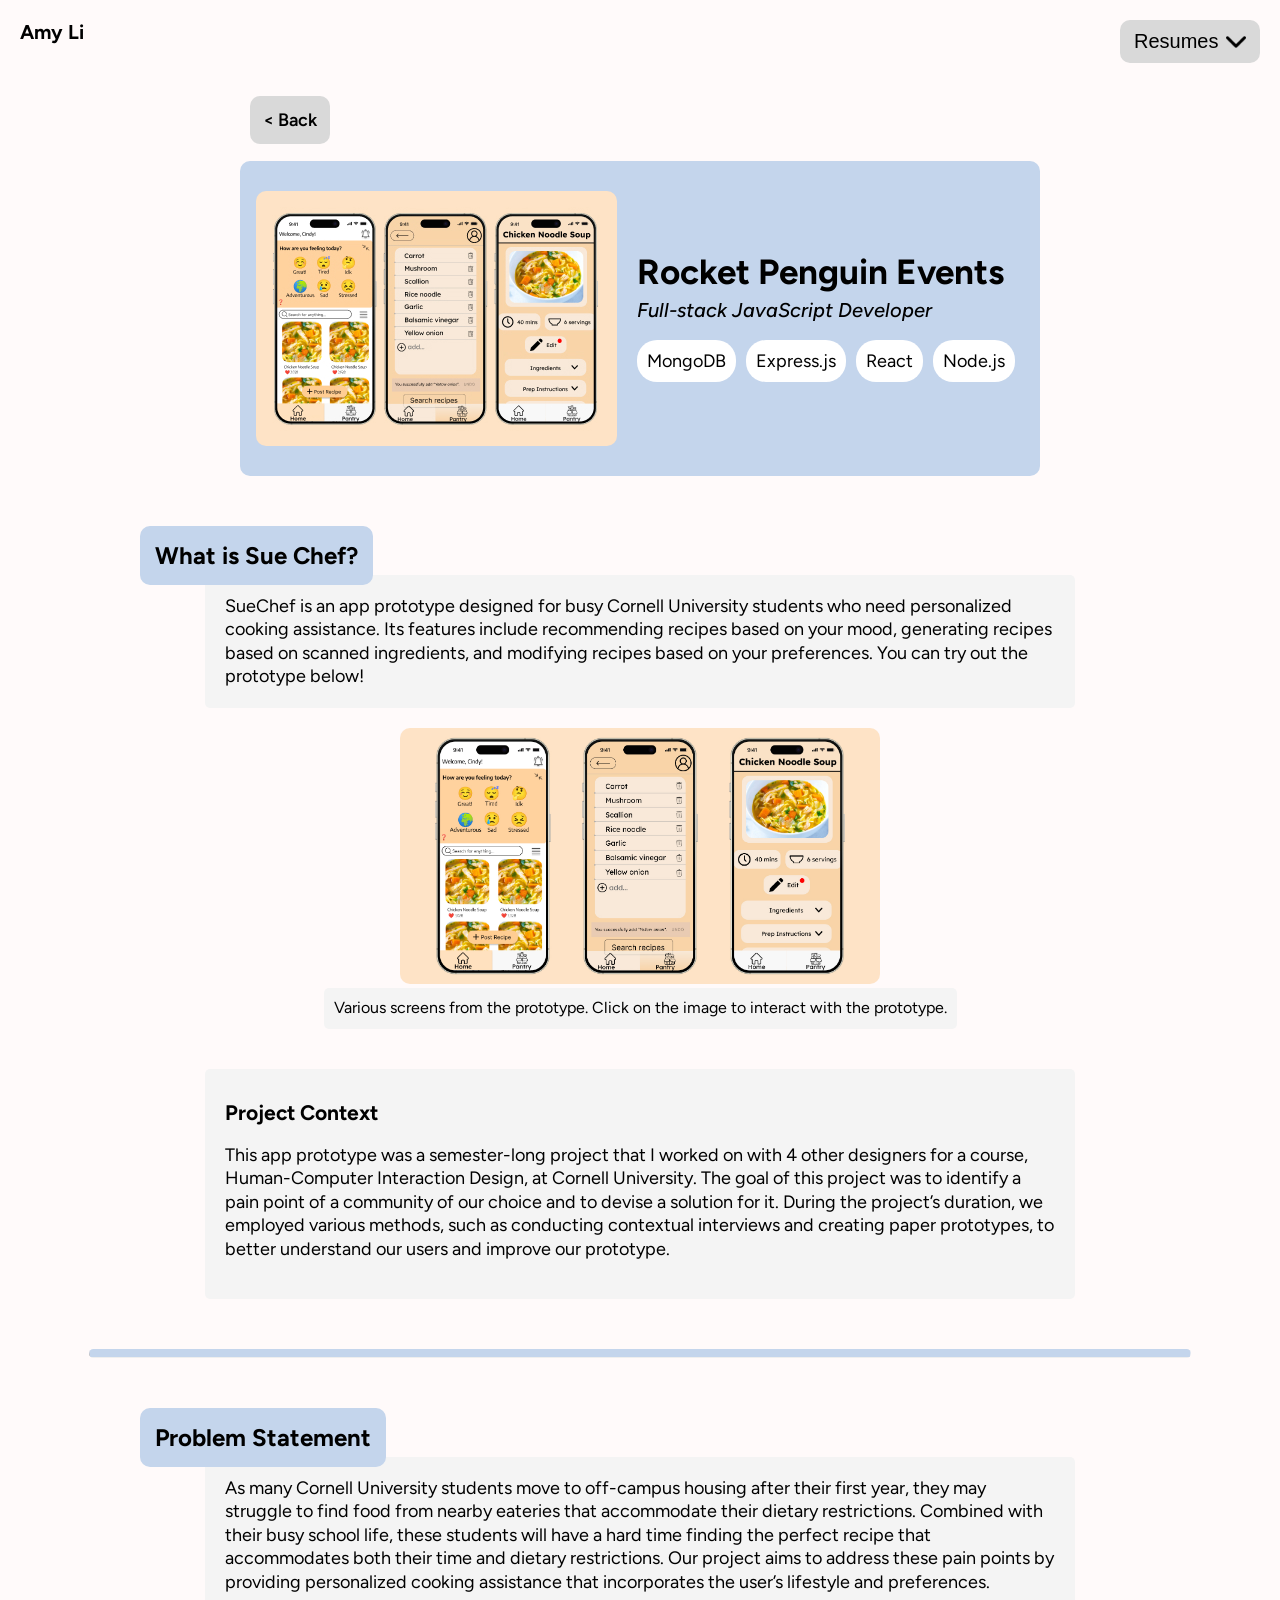
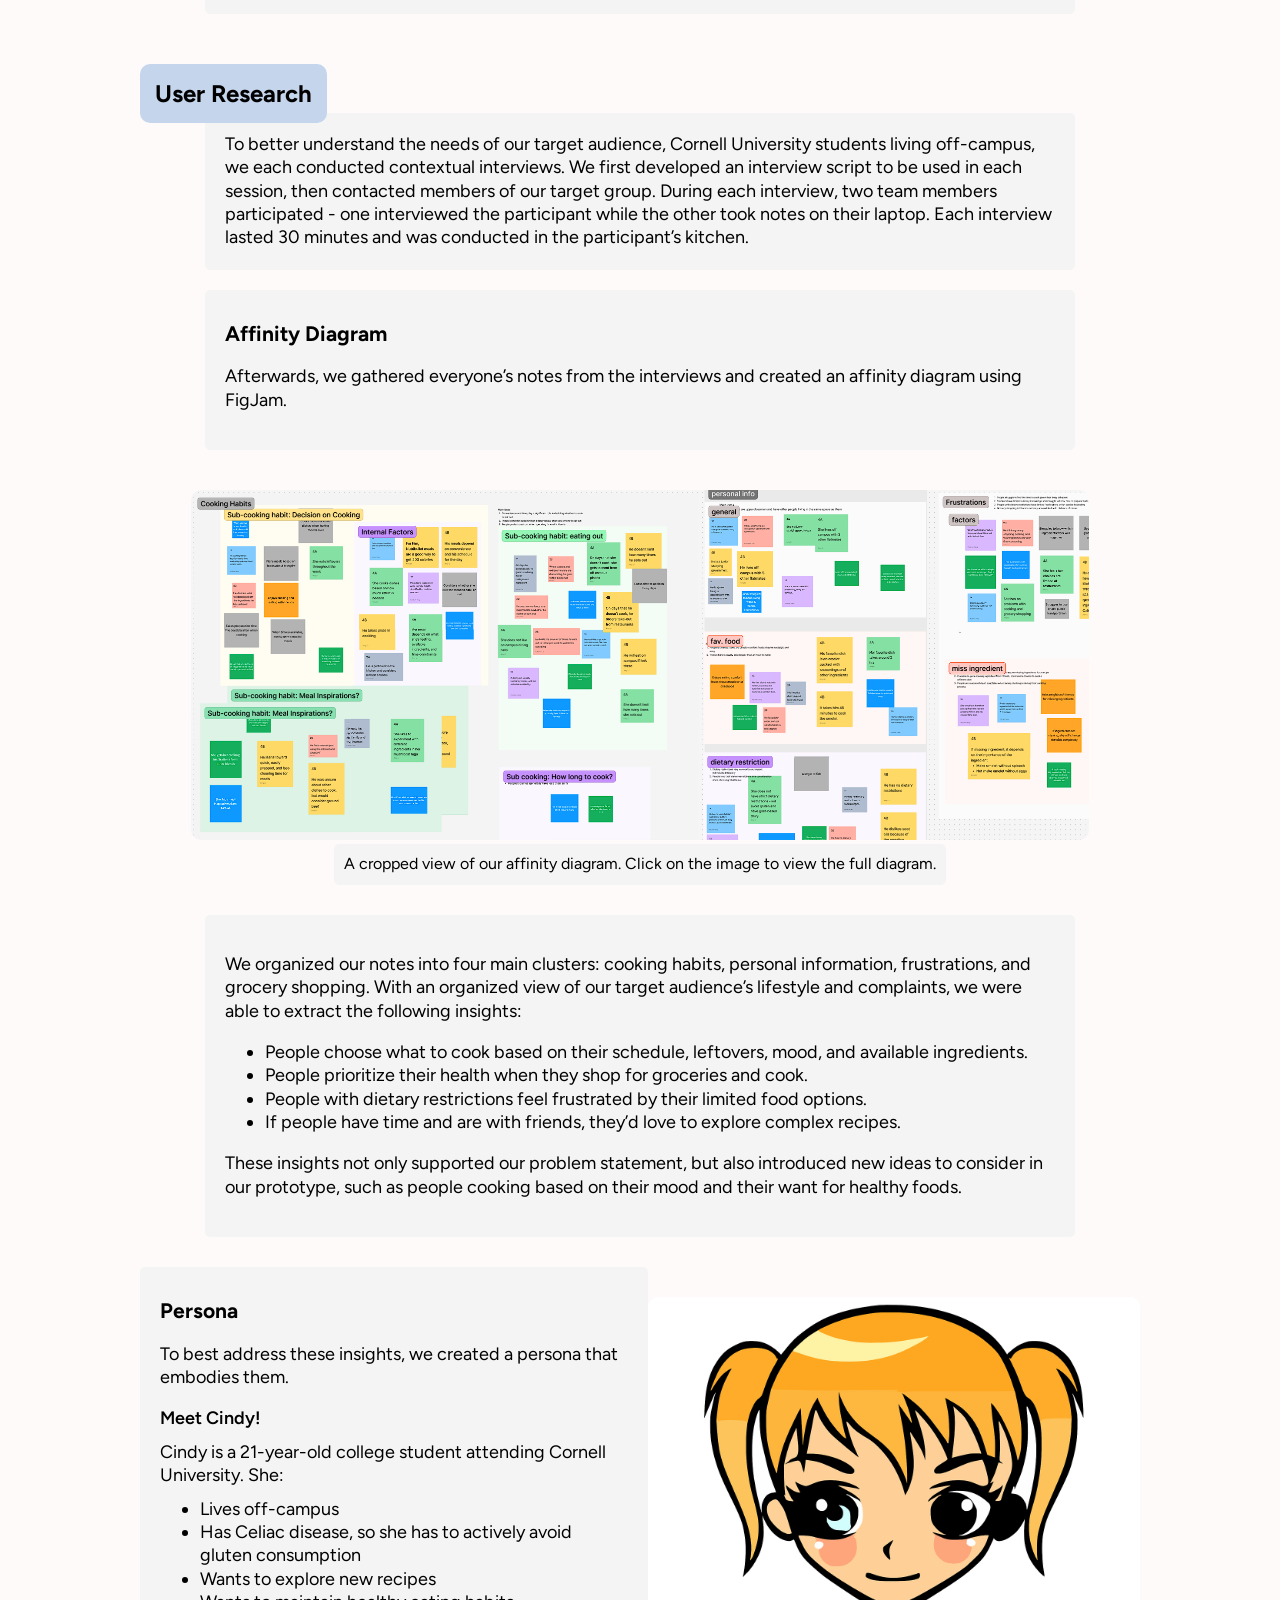
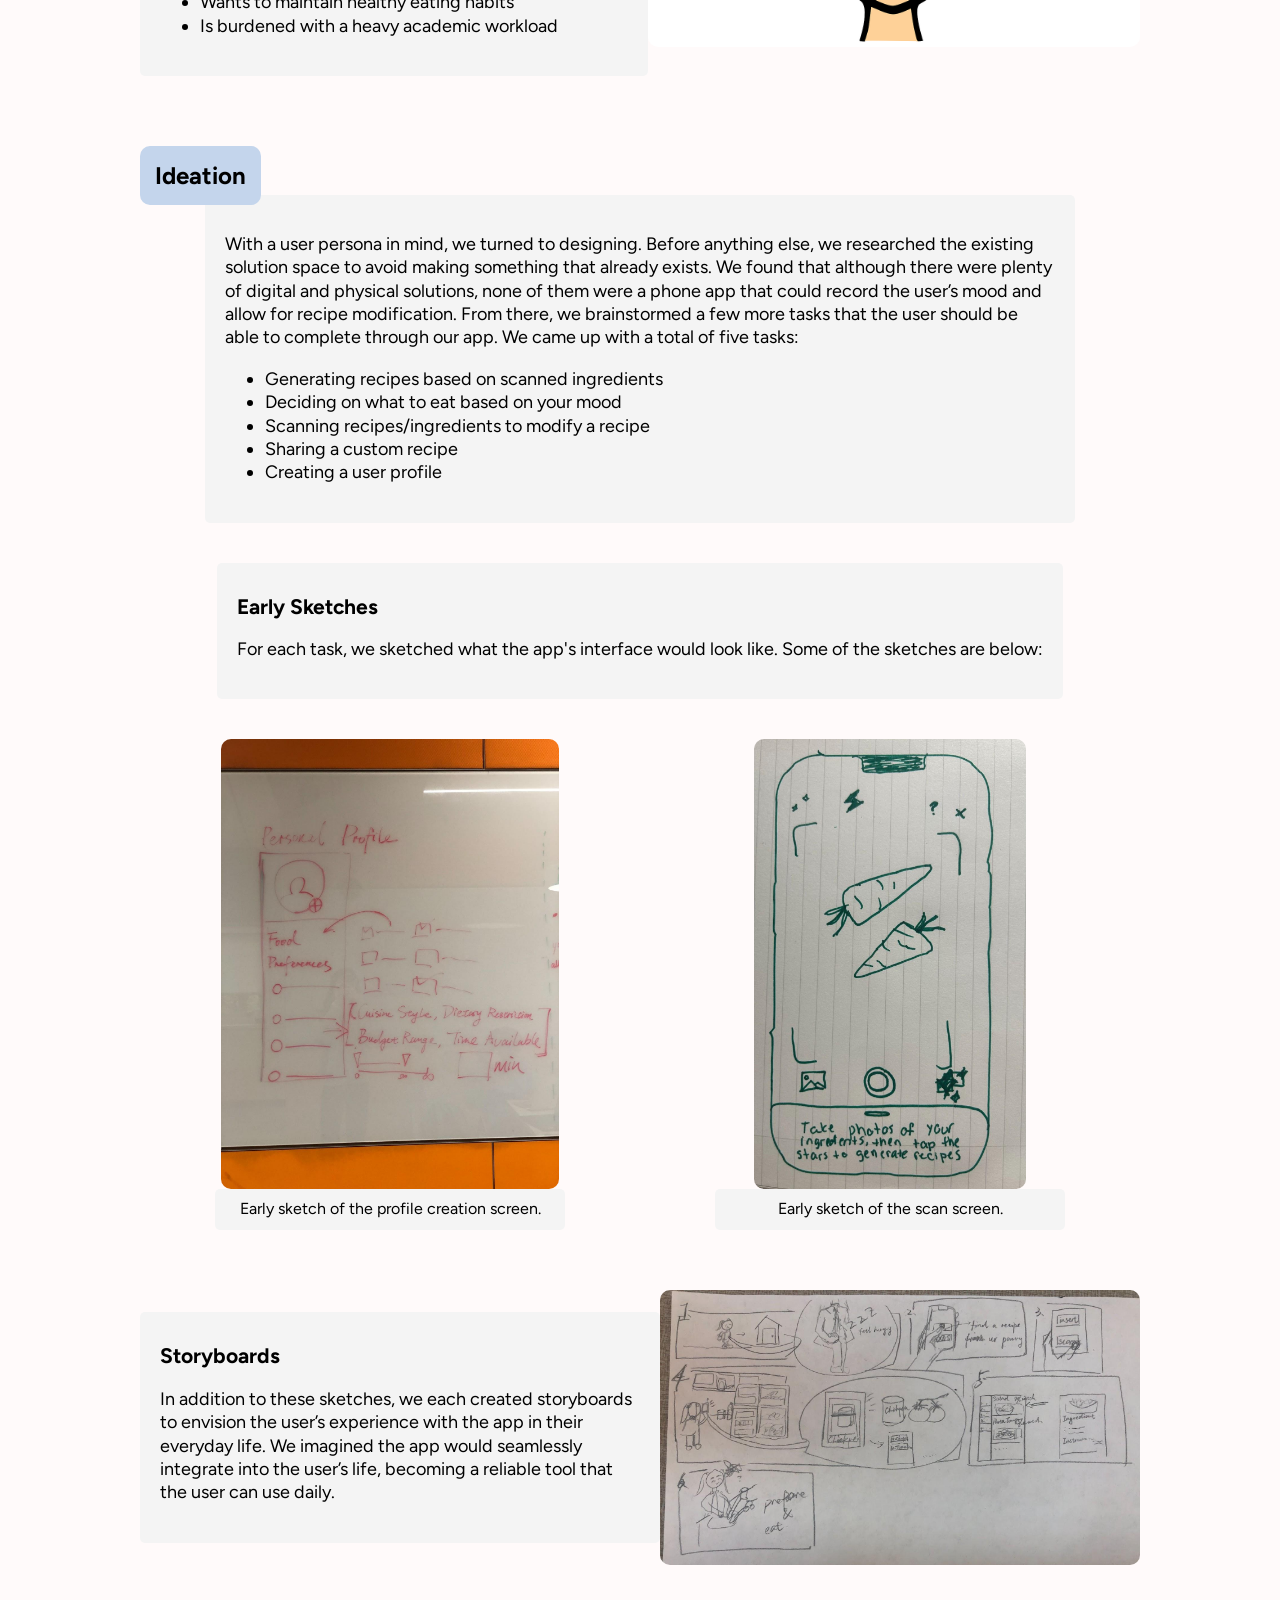
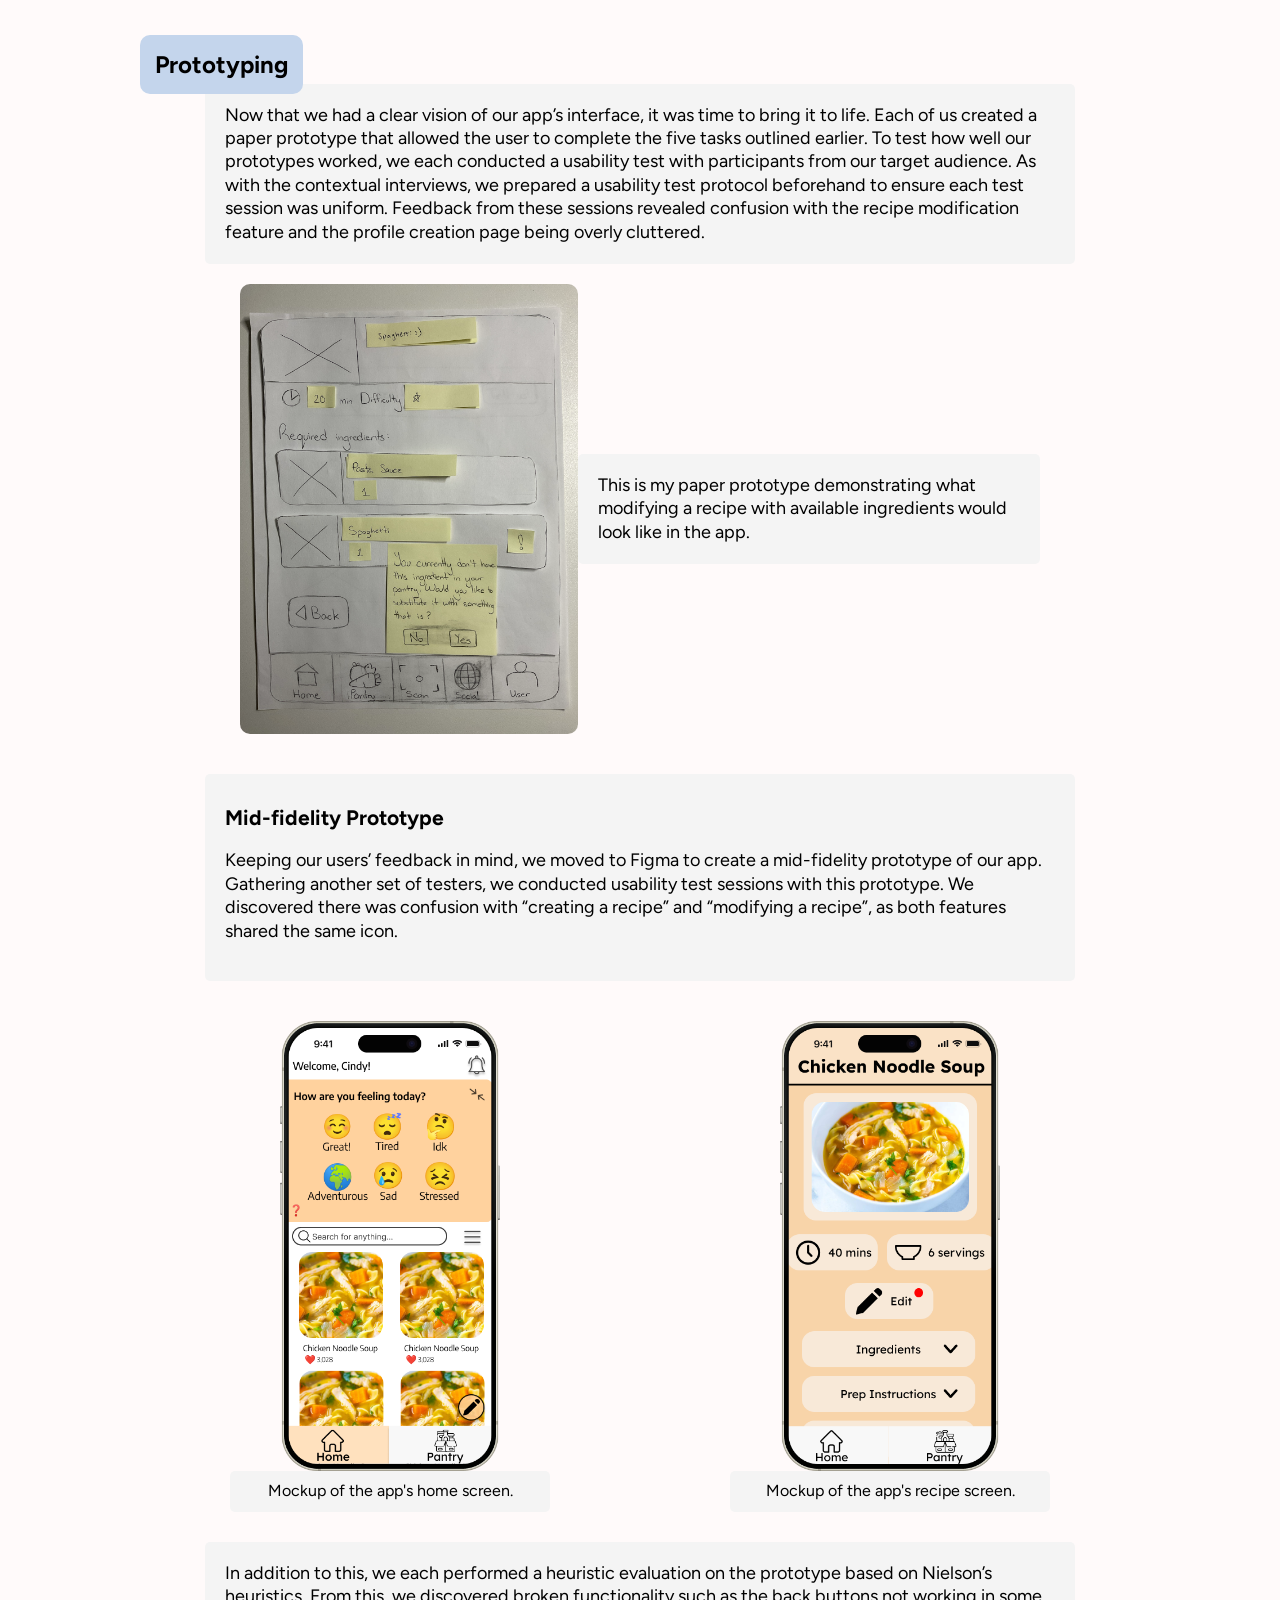
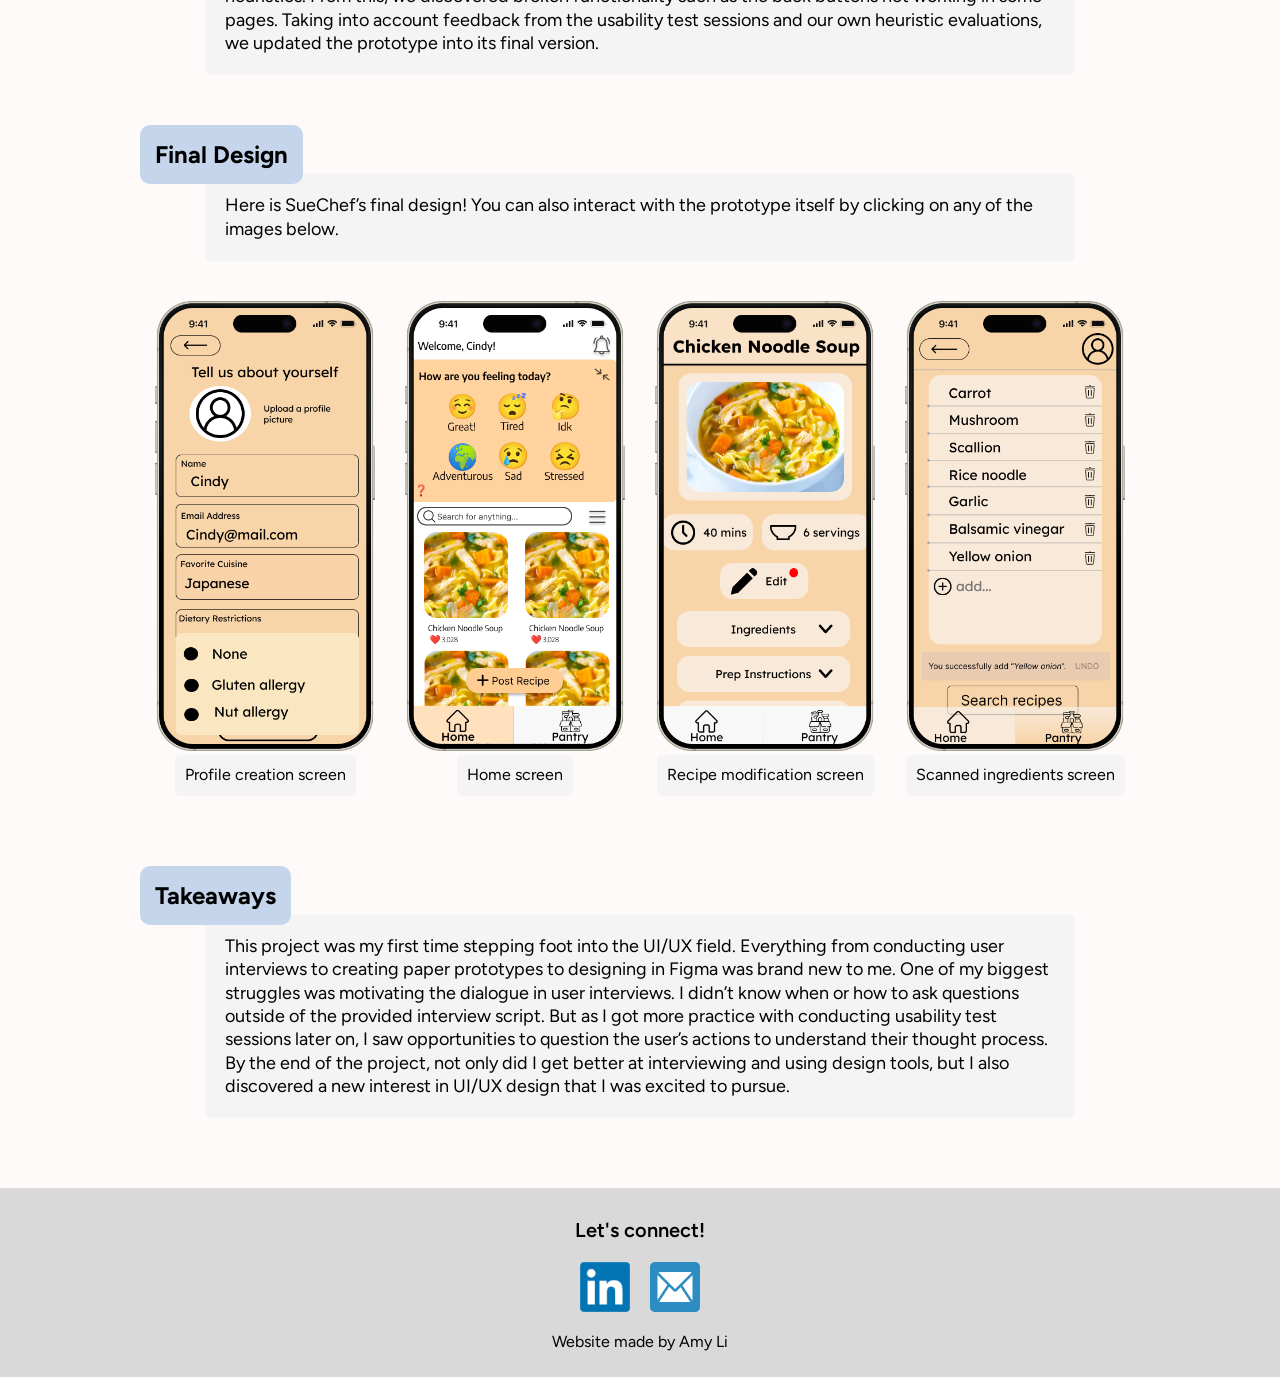
<file: rocketpenguinevents.html>
<!DOCTYPE html>
<html lang="en">

<head>
  <meta charset="UTF-8">
  <meta name="viewport" content="width=device-width, initial-scale=1">

  <!-- Import Figtree font -->
  <link rel="preconnect" href="https://fonts.googleapis.com">
  <link rel="preconnect" href="https://fonts.gstatic.com" crossorigin>
  <link href="https://fonts.googleapis.com/css2?family=Figtree:ital,wght@0,300..900;1,300..900&display=swap" rel="stylesheet">
  
  <!-- Connect CSS -->
  <link rel="stylesheet" href="styles/site.css">

  <title>Amy Li</title>
</head>

<body>
  <nav>
    <ul class="nav">
      <li> <a class="hometext" href="index.html"> Amy Li </a> </li>
      <li> 
        <div>
          <button id="resumebutton" class="navtext resumebutton"> 
            <div class="resumebutton_organize"> 
              <p style="margin:0px;"> Resumes </p>
              <img id="resumeimg" class="resumeimg" src="images/dropdown_arrow.png">
            </div>
          </button>
          <div id="resumemenu" class="hidden resumemenu">
            <a class="resumeslink" href="resources/Amy_Li_Resume_ProductDesign_2025.pdf"> Product Design </a>
            <a class="resumeslink" href="resources/Amy_Li_Resume_UXDesign_2025.pdf"> UX Design </a>
          </div>
        </div>  
      </li>
    </ul>
  </nav>

  <!-- <ul class="sidebar">
    <li><a class="sidebarlink" href="#Intro"> Introduction </a></li>
    <li><a class="sidebarlink" href="#ProblemStatement"> Problem Statement </a></li>
    <li><a class="sidebarlink" href="#UserResearch"> User Research </a></li>
    <li><a class="sidebarlink" href="#Ideation"> Ideation </a></li>
    <li><a class="sidebarlink" href="#Prototyping"> Prototyping </a></li>
    <li><a class="sidebarlink" href="#FinalDesign"> Final Design </a></li>
    <li><a class="sidebarlink" href="#Takeaways"> Takeaways </a></li>
  </ul> -->

  <a class="backbutton" href="index.html"> < Back </a>

  <div class="projectheader">
    <img class="projectimg" style="max-height:255px;" src="images/project_suechef.jpg">

    <div class="projecttextheader">
      <h2 class="projectname"> Rocket Penguin Events </h2>
      <p class="projectrole"> Full-stack JavaScript Developer </p>
      <div class="projectskills">
        <p class="projectskill"> MongoDB </p>
        <p class="projectskill"> Express.js </p>
        <p class="projectskill"> React </p>
        <p class="projectskill"> Node.js </p>
      </div> 
    </div>
  </div>

  <div class="projectsection">
    <h2 class="projectsubheader" id="Intro"> What is Sue Chef?</h2>
    <p class="projecttextsummary">
      SueChef is an app prototype designed for busy Cornell University students who need personalized cooking assistance. 
      Its features include recommending recipes based on your mood, generating recipes based on scanned ingredients, and 
      modifying recipes based on your preferences. You can try out the prototype below!
    </p>

    <div class="projectsubsection2">
      <a href="https://www.figma.com/proto/uFkxyxXh9DkPFkSexi33Xk/INFO-3450-A5-final-prototype?type=design&node-id=73-3&t=pNmnwr52ulwWSl4I-1&scaling=scale-down&page-id=0%3A1&starting-point-node-id=73%3A3">
        <img class="projectimghorizontal" src="images/suechefprototype.jpg">
      </a>
      <p class="projecttextcaption">Various screens from the prototype. Click on the image to interact with the prototype.</p>
    </div>

    <div class="projectsubsection1">
      <div class="projecttextsummary">
        <h3 class="projectsubheader2"> Project Context </h3>
        <p>This app prototype was a semester-long project that I worked on with 4 other designers for a course, 
          Human-Computer Interaction Design, at Cornell University. The goal of this project was to identify a 
          pain point of a community of our choice and to devise a solution for it. During the project’s duration, we 
          employed various methods, such as conducting contextual interviews and creating paper prototypes, to better understand 
          our users and improve our prototype.</p>
      </div>
    </div>
  </div>

  <hr class="pagedivider">

  <div class="projectsection">
    <h2 class="projectsubheader" id="ProblemStatement"> Problem Statement </h2>
    <p class="projecttextsummary">
      As many Cornell University students move to off-campus housing after their first year, they may struggle to find food 
      from nearby eateries that accommodate their dietary restrictions. Combined with their busy school life, these students 
      will have a hard time finding the perfect recipe that accommodates both their time and dietary restrictions. Our project 
      aims to address these pain points by providing personalized cooking assistance that incorporates the user’s lifestyle and preferences.  
    </p>
  </div>

  <div class="projectsection">
    <h2 class="projectsubheader" id="UserResearch"> User Research </h2>
    <p class="projecttextsummary">
      To better understand the needs of our target audience, Cornell University students living off-campus, we each conducted contextual interviews. 
      We first developed an interview script to be used in each session, then contacted members of our target group. During each interview, 
      two team members participated - one interviewed the participant while the other took notes on their laptop. Each interview lasted 30 minutes and was conducted in the participant’s kitchen.
    </p>

    <div class="projectsubsection1">
      <div class="projecttextsummary">
        <h3 class="projectsubheader2"> Affinity Diagram </h3>
        <p>
          Afterwards, we gathered everyone’s notes from the interviews and created an affinity diagram using FigJam.
        </p>
      </div>
    </div>

    <div class="projectsubsection2">
      <a href="figma.com/board/5apnu18TDedPLQ3s64wMHs/INFO-3450-Activity-Notes---Affinity-Diagram?node-id=0-1&p=f">
        <img class="projectimg" src="images/suechef_affinity.png">
      </a>
      <p class="projecttextcaption"> A cropped view of our affinity diagram. Click on the image to view the full diagram.</p>
    </div>

    <div class="projecttextsmall">
      <p>We organized our notes into four main clusters: cooking habits, personal information, frustrations, and grocery shopping. 
      With an organized view of our target audience’s lifestyle and complaints, we were able to extract the following insights:</p>
      <ul>
        <li>People choose what to cook based on their schedule, leftovers, mood, and available ingredients.</li>
        <li>People prioritize their health when they shop for groceries and cook.</li>
        <li>People with dietary restrictions feel frustrated by their limited food options.</li>
        <li>If people have time and are with friends, they’d love to explore complex recipes. </li>
      </ul>
      <p>These insights not only supported our problem statement, but also introduced new ideas to consider in our prototype, such as people cooking based on their mood and their want for healthy foods. </p>
    </div>

    <div class="projectsubsection1">
      <div class="projecttextsummary">
        <h3 class="projectsubheader2"> Persona </h3>
        <p>
          To best address these insights, we created a persona that embodies them.
        </p>

        <p style="margin-bottom:0px; font-weight:600; "> Meet Cindy! </p>
        <p style="margin-top:10px; margin-bottom:10px;"> Cindy is a 21-year-old college student attending Cornell University. She: </p>
        <ul style="margin-top:10px;">
          <li>Lives off-campus</li>
          <li>Has Celiac disease, so she has to actively avoid gluten consumption</li>
          <li>Wants to explore new recipes</li>
          <li>Wants to maintain healthy eating habits</li>
          <li>Is burdened with a heavy academic workload</li>
        </ul>  
      </div>

      <img class="projectimg" src="images/suechef_persona.png">
    </div>
  
  </div>

  <div class="projectsection">
    <h2 class="projectsubheader" id="Ideation"> Ideation </h2>
    <div class="projecttextsummary">
      <p>
        With a user persona in mind, we turned to designing. Before anything else, we researched the existing solution space to avoid making 
        something that already exists. We found that although there were plenty of digital and physical solutions, none of them were a phone app 
        that could record the user’s mood and allow for recipe modification. From there, we brainstormed a few more tasks that the user should be 
        able to complete through our app. We came up with a total of five tasks:
      </p>

      <ul>
        <li>Generating recipes based on scanned ingredients</li>
        <li>Deciding on what to eat based on your mood</li>
        <li>Scanning recipes/ingredients to modify a recipe</li>
        <li>Sharing a custom recipe</li>
        <li>Creating a user profile</li>
      </ul>
    </div>

    <div class="projectsubsection1">
      <div class="projecttextsummary" style="margin-top:20px;">
        <h3 class="projectsubheader2"> Early Sketches </h3>
        <p>
          For each task, we sketched what the app's interface would look like. Some of the sketches are below:
        </p>
      </div>
    </div>

    <div class="projectsubsection1">
      <div class="projectsubsection2" style="margin-top:0px;">
        <img class="projectimgvertical" src="images/suechef_earlysketch1.png">
        <p class="projecttextcaptioncard" style="width:330px;"> Early sketch of the profile creation screen.</p>
      </div>

      <div class="projectsubsection2" style="margin-top:0px;">
        <img class="projectimgvertical" src="images/suechef_earlysketch2.png">
        <p class="projecttextcaptioncard" style="width:330px;"> Early sketch of the scan screen. </p>
      </div>
    </div>

    <div class="projectsubsection1">
      <div class="projecttextsummary">
        <h3 class="projectsubheader2"> Storyboards </h3>
        <p>In addition to these sketches, we each created storyboards to envision the user’s experience with the app in their everyday life. 
          We imagined the app would seamlessly integrate into the user’s life, becoming a reliable tool that the user can use daily.  </p>
      </div>

      <img class="projectimghorizontal" src="images/suechef_storyboard.png">
    </div>
  </div>

  <div class="projectsection">
    <h2 class="projectsubheader" id="Prototyping"> Prototyping </h2>
    <p class="projecttextsummary">
      Now that we had a clear vision of our app’s interface, it was time to bring it to life. Each of us created a paper prototype that allowed 
      the user to complete the five tasks outlined earlier. To test how well our prototypes worked, we each conducted a usability test with 
      participants from our target audience. As with the contextual interviews, we prepared a usability test protocol beforehand to ensure each 
      test session was uniform. Feedback from these sessions revealed confusion with the recipe modification feature and the profile creation page being overly cluttered. 
    </p>

    <div class="projectsubsection1" style="width:800px; margin-left: auto; margin-right:auto;">
      <img class="projectimgvertical" src="images/suechef_paperprototype.png">
      <p class="projecttextsmall" style="text-wrap:pretty;" >This is my paper prototype demonstrating what modifying a recipe with available ingredients would look like in the app.</p>
    </div>

    <div class="projectsubsection1">
      <div class="projecttextsummary">
        <h3 class="projectsubheader2"> Mid-fidelity Prototype </h3>
        <p> Keeping our users’ feedback in mind, we moved to Figma to create a mid-fidelity prototype of our app. 
          Gathering another set of testers, we conducted usability test sessions with this prototype. 
          We discovered there was confusion with “creating a recipe” and “modifying a recipe”, as both features shared the same icon. </p>
      </div>
    </div>

    <div class="projectsubsection1" style="margin-bottom:0px;">
      <div class="projectsubsection2" style="margin-top:0px;">
        <img class="projectimgvertical" src="images/suechef_mid1.png">
        <p class="projecttextcaptioncard" style="width:300px;">Mockup of the app's home screen.</p>
      </div>

      <div class="projectsubsection2" style="margin-top:0px;">
        <img class="projectimgvertical" src="images/suechef_mid2.png">
        <p class="projecttextcaptioncard" style="width:300px;">Mockup of the app's recipe screen.</p>
      </div>
    </div>
  </div>
  
  <p class="projecttextsmall">
    In addition to this, we each performed a heuristic evaluation on the prototype based on Nielson’s heuristics. 
    From this, we discovered broken functionality such as the back buttons not working in some pages. 
    Taking into account feedback from the usability test sessions and our own heuristic evaluations, we updated the prototype into its final version. 
  </p>
  
  <div class="projectsection">
    <h2 class="projectsubheader" id="FinalDesign"> Final Design </h2>
    <p class="projecttextsummary">Here is SueChef’s final design! You can also interact with the prototype itself by clicking on any of the images below.</p>
  
    <div class="projectsubsection1">
      <div class="projectsubsection2">
        <a href="https://www.figma.com/proto/uFkxyxXh9DkPFkSexi33Xk/INFO-3450-A5-final-prototype?type=design&node-id=73-3&t=pNmnwr52ulwWSl4I-1&scaling=scale-down&page-id=0%3A1&starting-point-node-id=73%3A3">
          <img class="projectimgvertical" src="images/suechef_final1.png">
        </a>
          <p class="projecttextcaption">Profile creation screen</p>
      </div>
    
      <div class="projectsubsection2">
        <a href="https://www.figma.com/proto/uFkxyxXh9DkPFkSexi33Xk/INFO-3450-A5-final-prototype?type=design&node-id=73-3&t=pNmnwr52ulwWSl4I-1&scaling=scale-down&page-id=0%3A1&starting-point-node-id=73%3A3">
          <img class="projectimgvertical" src="images/suechef_final2.png">
        </a>
          <p class="projecttextcaption">Home screen</p>
      </div>
    
      <div class="projectsubsection2">
        <a href="https://www.figma.com/proto/uFkxyxXh9DkPFkSexi33Xk/INFO-3450-A5-final-prototype?type=design&node-id=73-3&t=pNmnwr52ulwWSl4I-1&scaling=scale-down&page-id=0%3A1&starting-point-node-id=73%3A3">
          <img class="projectimgvertical" src="images/suechef_final3.png">
        </a>
        <p class="projecttextcaption">Recipe modification screen</p>
      </div>

      <div class="projectsubsection2">
        <a href="https://www.figma.com/proto/uFkxyxXh9DkPFkSexi33Xk/INFO-3450-A5-final-prototype?type=design&node-id=73-3&t=pNmnwr52ulwWSl4I-1&scaling=scale-down&page-id=0%3A1&starting-point-node-id=73%3A3">
          <img class="projectimgvertical" src="images/suechef_final4.png">
        </a>
        <p class="projecttextcaption">Scanned ingredients screen</p>
      </div>
    </div>
  </div>

  <div class="projectsection" style="margin-top:0px;">
    <h2 class="projectsubheader" id="Takeaways"> Takeaways </h2>
    <p class="projecttextsummary">
      This project was my first time stepping foot into the UI/UX field. 
      Everything from conducting user interviews to creating paper prototypes to designing in Figma was brand new to me. 
      One of my biggest struggles was motivating the dialogue in user interviews. I didn’t know when or how to ask questions outside of the provided interview script. 
      But as I got more practice with conducting usability test sessions later on, I saw opportunities to question the user’s actions to understand their thought process. 
      By the end of the project, not only did I get better at interviewing and using design tools, but I also discovered a new interest in UI/UX design that I was excited to pursue. 
    </p>
  </div>


  <footer>
    <p class="footer-text"> Let's connect! </p>
    <div class="footer-icons">
      <a href="https://www.linkedin.com/in/amy-li-26bb1024b/"> <img class="footer-icon" src="images/linkedinlogo.webp" /> </a>
      <a href="mailto:amyli0339@gmail.com"> <img class="footer-icon" src="images/emailicon.png" /> </a>
    </div>
    <p> Website made by Amy Li</p>
  </footer>

  <script src="scripts/jquery-3.7.1.js"></script>
  <script src="scripts/resume_dropdown.js"></script>
</body>

</html>
</file>
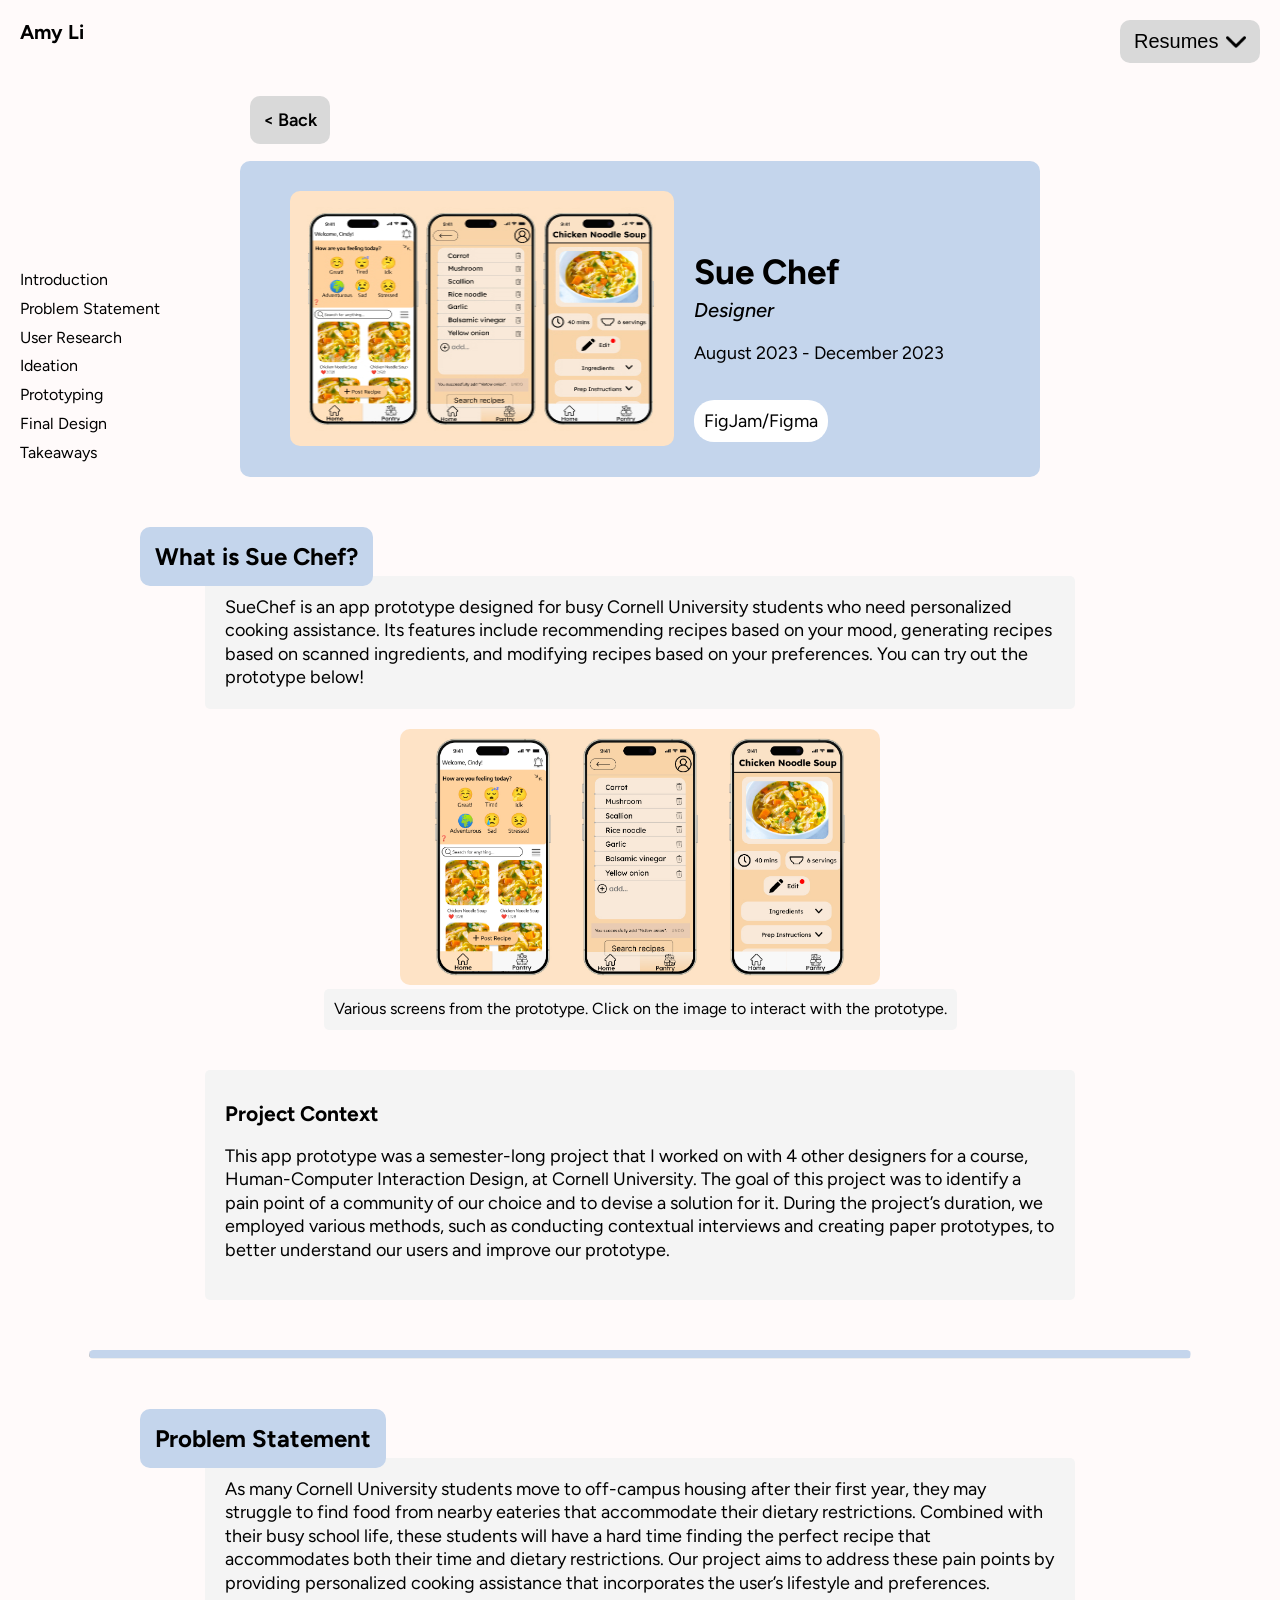
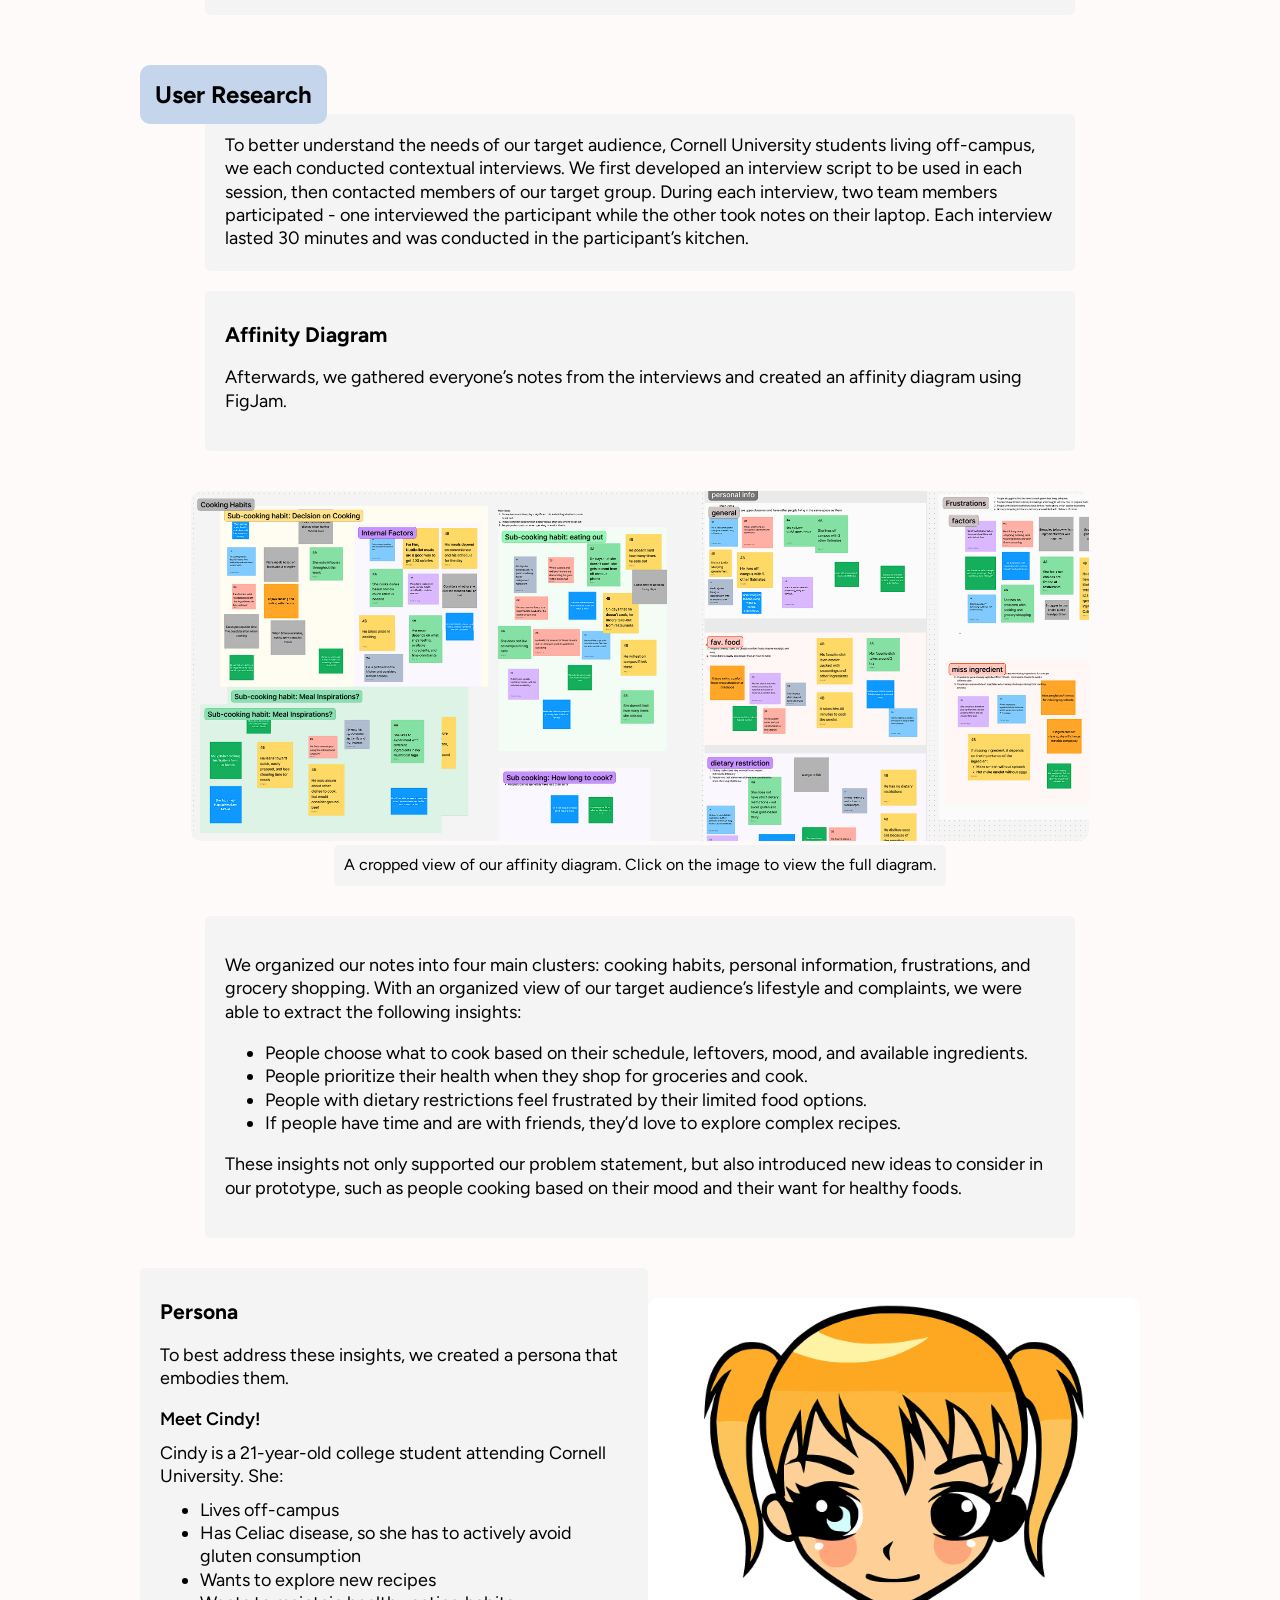
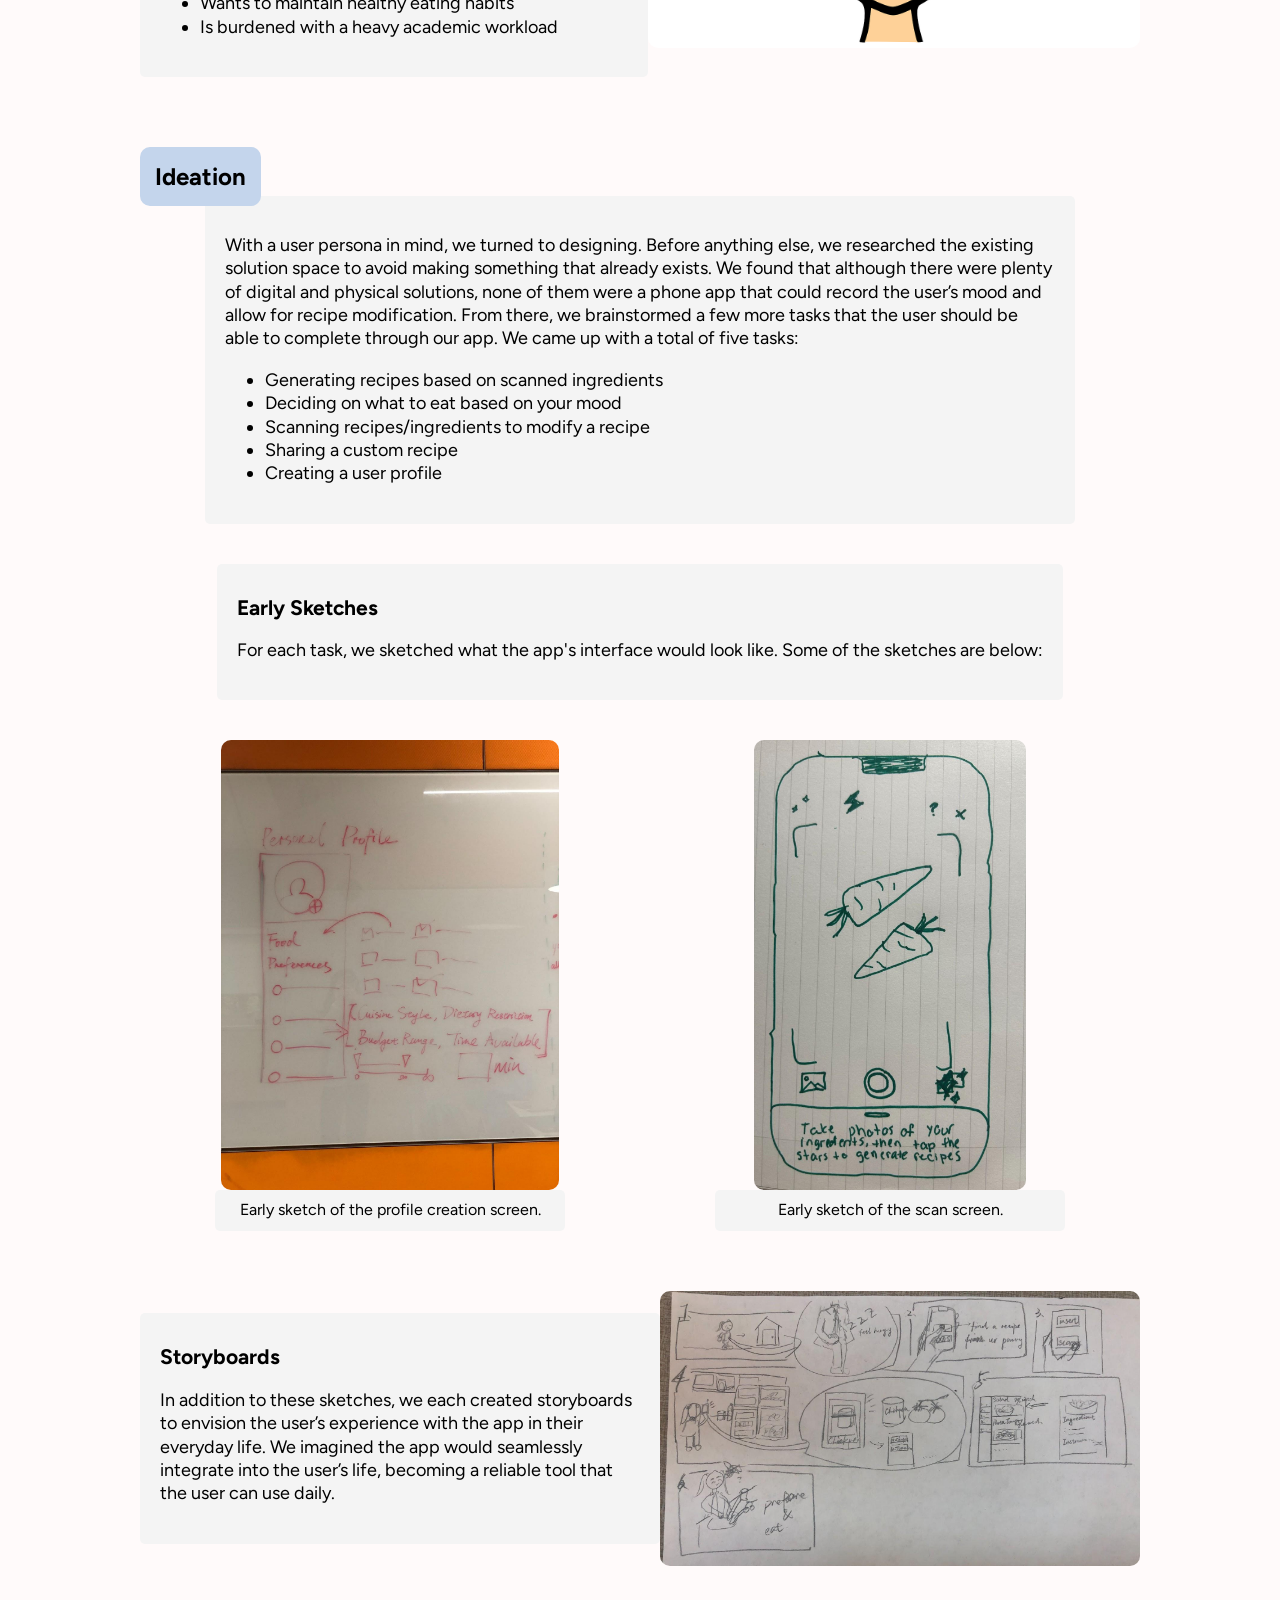
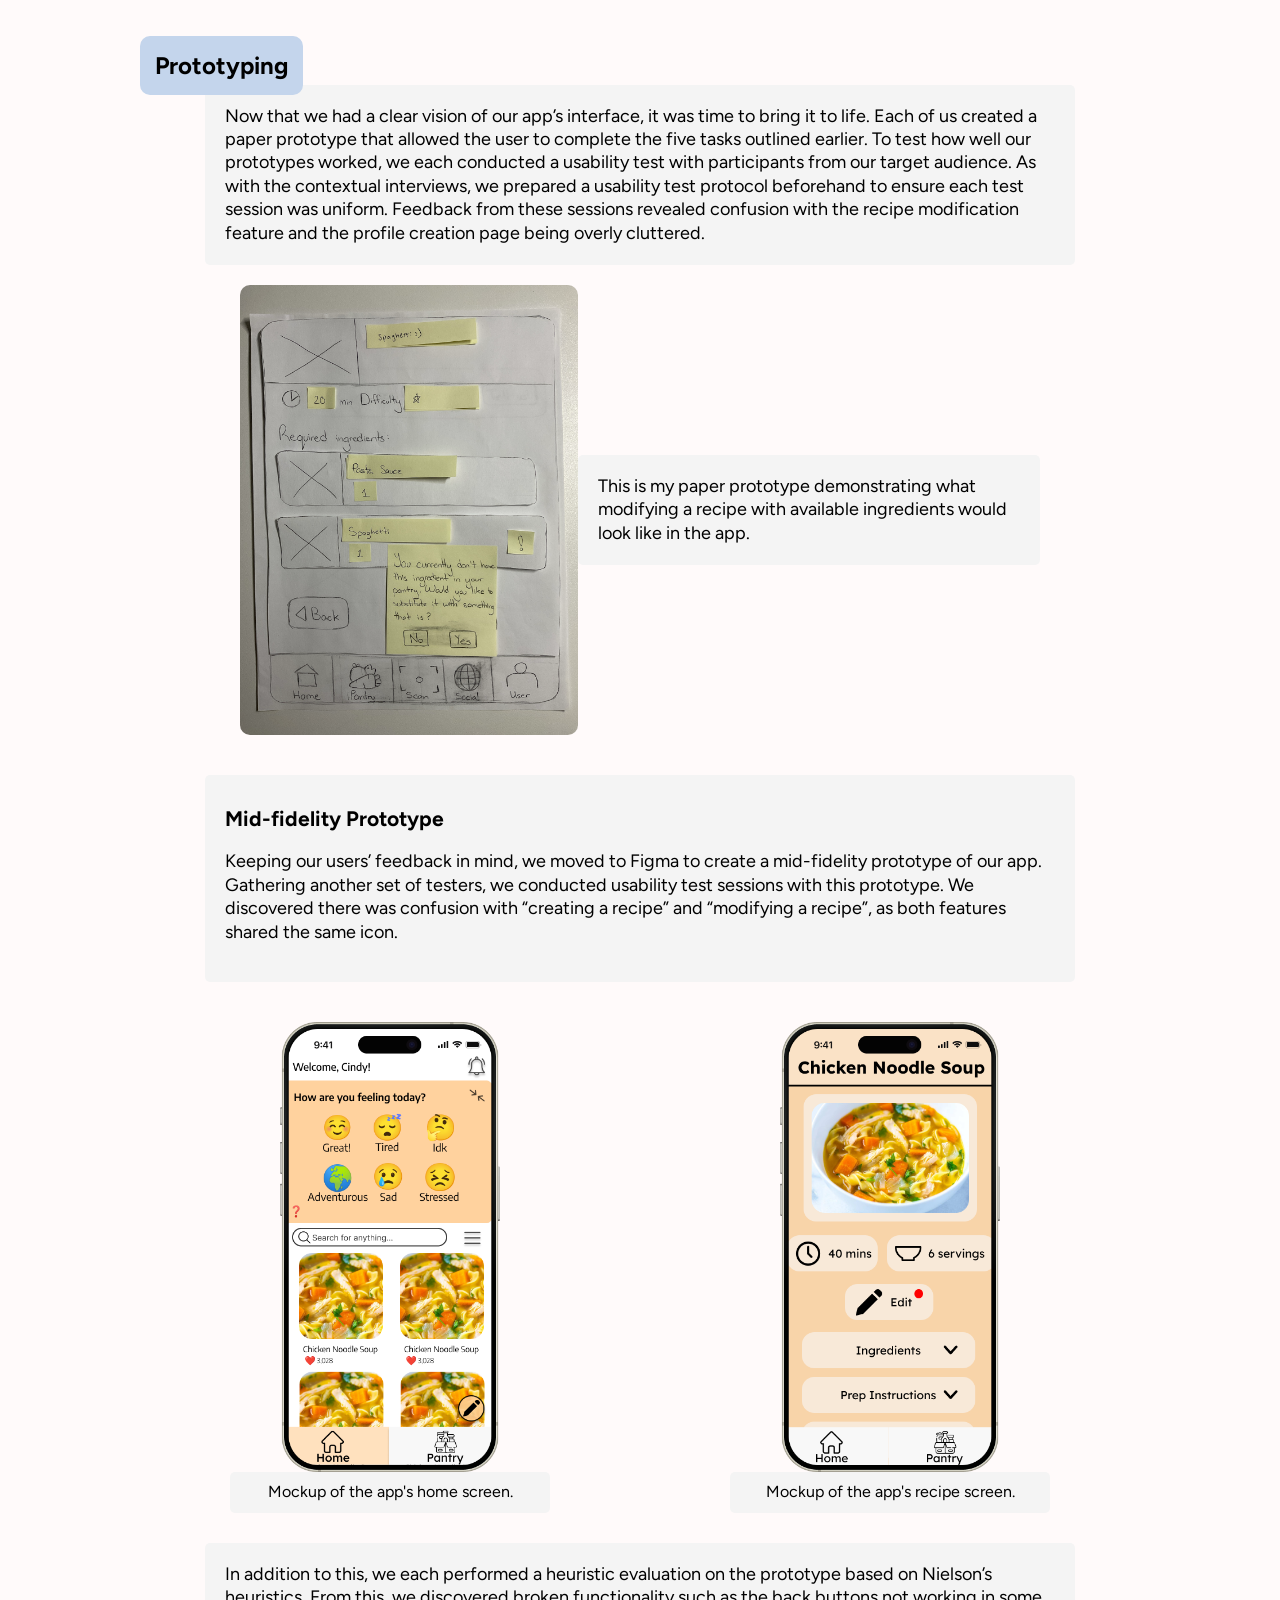
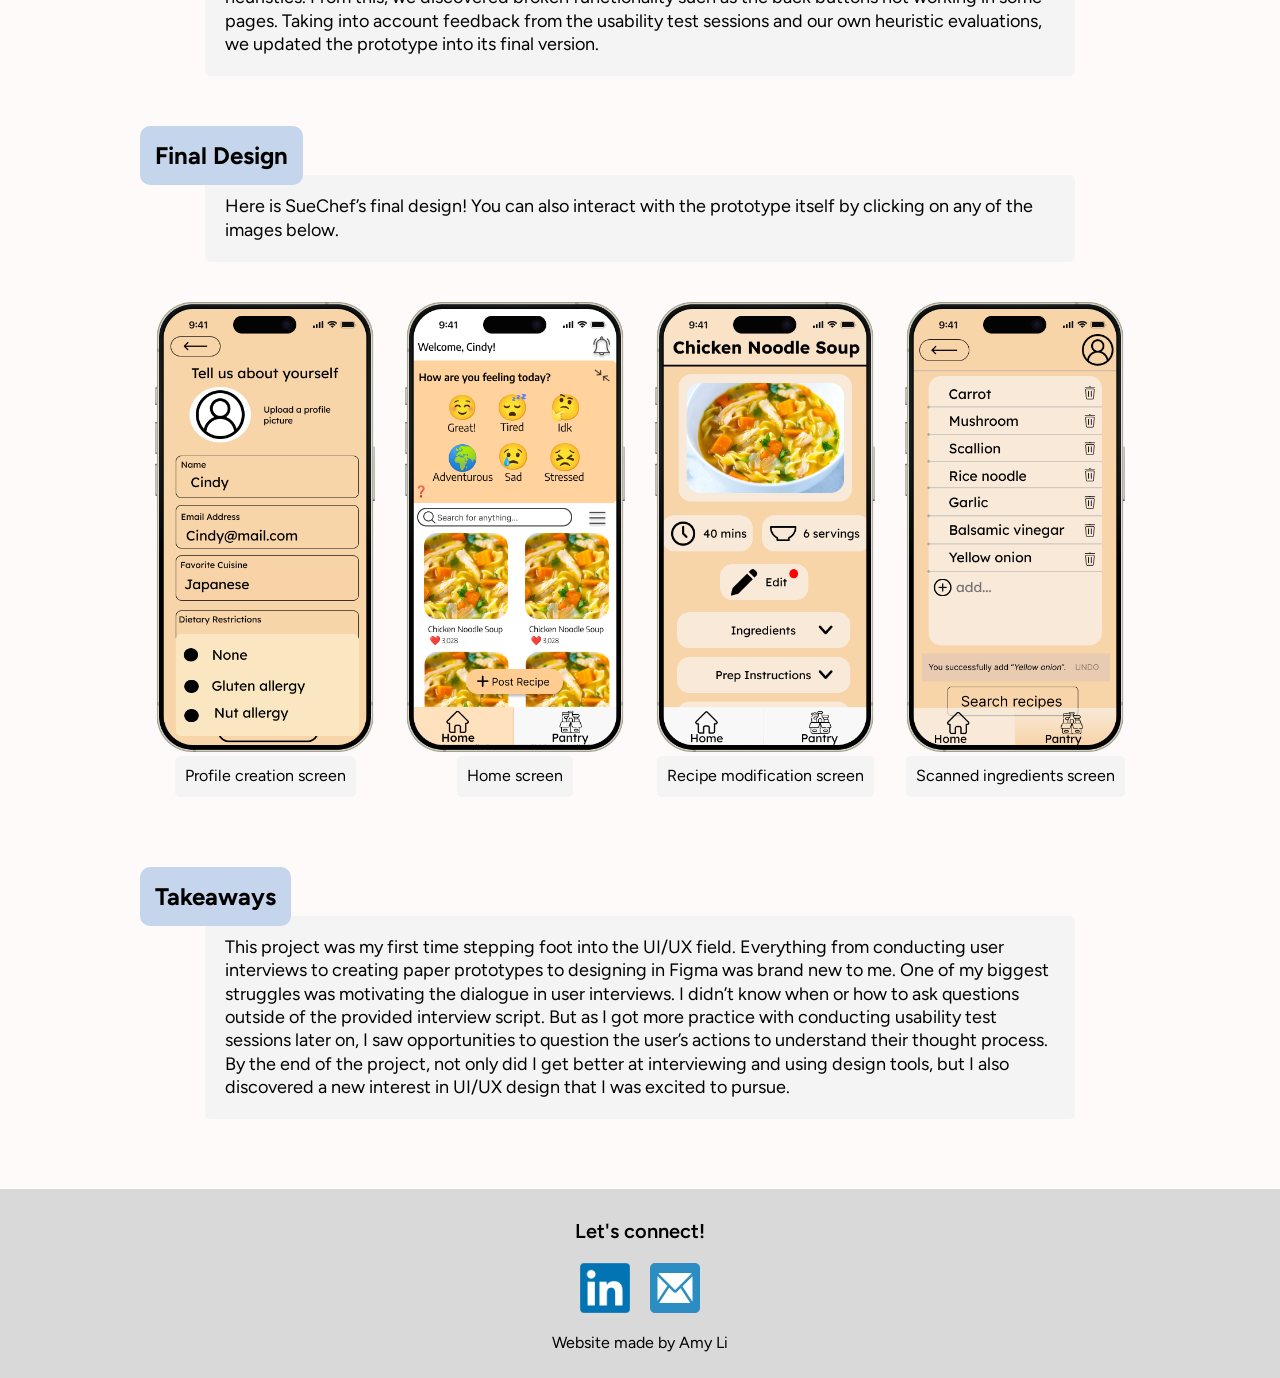
<file: suechef.html>
<!DOCTYPE html>
<html lang="en">

<head>
  <meta charset="UTF-8">
  <meta name="viewport" content="width=device-width, initial-scale=1">

  <!-- Import Figtree font -->
  <link rel="preconnect" href="https://fonts.googleapis.com">
  <link rel="preconnect" href="https://fonts.gstatic.com" crossorigin>
  <link href="https://fonts.googleapis.com/css2?family=Figtree:ital,wght@0,300..900;1,300..900&display=swap" rel="stylesheet">
  
  <!-- Connect CSS -->
  <link rel="stylesheet" href="styles/site.css">

  <title>Amy Li</title>
</head>

<body>
  <nav>
    <ul class="nav">
      <li> <a class="hometext" href="index.html"> Amy Li </a> </li>
      <li> 
        <div>
          <button id="resumebutton" class="navtext resumebutton"> 
            <div class="resumebutton_organize"> 
              <p style="margin:0px;"> Resumes </p>
              <img id="resumeimg" class="resumeimg" src="images/dropdown_arrow.png">
            </div>
          </button>
          <div id="resumemenu" class="hidden resumemenu">
            <a class="resumeslink" href="resources/Amy_Li_Resume_ProductDesign_2025.pdf"> Product Design </a>
            <a class="resumeslink" href="resources/Amy_Li_Resume_UXDesign_2025.pdf"> UX Design </a>
          </div>
        </div>  
      </li>
    </ul>
  </nav>

  <ul class="sidebar">
    <li><a class="sidebarlink" href="#Intro"> Introduction </a></li>
    <li><a class="sidebarlink" href="#ProblemStatement"> Problem Statement </a></li>
    <li><a class="sidebarlink" href="#UserResearch"> User Research </a></li>
    <li><a class="sidebarlink" href="#Ideation"> Ideation </a></li>
    <li><a class="sidebarlink" href="#Prototyping"> Prototyping </a></li>
    <li><a class="sidebarlink" href="#FinalDesign"> Final Design </a></li>
    <li><a class="sidebarlink" href="#Takeaways"> Takeaways </a></li>
  </ul>

  <a class="backbutton" href="index.html"> < Back </a>

  <div class="projectheader">
    <img class="projectimg" style="max-height:255px;" src="images/project_suechef.jpg">

    <div class="projecttextheader">
      <h2 class="projectname"> Sue Chef </h2>
      <p class="projectrole"> Designer </p>
      <p class="projectduration"> August 2023 - December 2023 </p>
      <p class="projectskill"> FigJam/Figma </p>
    </div>
  </div>

  <div class="projectsection">
    <h2 class="projectsubheader" id="Intro"> What is Sue Chef?</h2>
    <p class="projecttextsummary">
      SueChef is an app prototype designed for busy Cornell University students who need personalized cooking assistance. 
      Its features include recommending recipes based on your mood, generating recipes based on scanned ingredients, and 
      modifying recipes based on your preferences. You can try out the prototype below!
    </p>

    <div class="projectsubsection2">
      <a href="https://www.figma.com/proto/uFkxyxXh9DkPFkSexi33Xk/INFO-3450-A5-final-prototype?type=design&node-id=73-3&t=pNmnwr52ulwWSl4I-1&scaling=scale-down&page-id=0%3A1&starting-point-node-id=73%3A3">
        <img class="projectimghorizontal" src="images/suechefprototype.jpg">
      </a>
      <p class="projecttextcaption">Various screens from the prototype. Click on the image to interact with the prototype.</p>
    </div>

    <div class="projectsubsection1">
      <div class="projecttextsummary">
        <h3 class="projectsubheader2"> Project Context </h3>
        <p>This app prototype was a semester-long project that I worked on with 4 other designers for a course, 
          Human-Computer Interaction Design, at Cornell University. The goal of this project was to identify a 
          pain point of a community of our choice and to devise a solution for it. During the project’s duration, we 
          employed various methods, such as conducting contextual interviews and creating paper prototypes, to better understand 
          our users and improve our prototype.</p>
      </div>
    </div>
  </div>

  <hr class="pagedivider">

  <div class="projectsection">
    <h2 class="projectsubheader" id="ProblemStatement"> Problem Statement </h2>
    <p class="projecttextsummary">
      As many Cornell University students move to off-campus housing after their first year, they may struggle to find food 
      from nearby eateries that accommodate their dietary restrictions. Combined with their busy school life, these students 
      will have a hard time finding the perfect recipe that accommodates both their time and dietary restrictions. Our project 
      aims to address these pain points by providing personalized cooking assistance that incorporates the user’s lifestyle and preferences.  
    </p>
  </div>

  <div class="projectsection">
    <h2 class="projectsubheader" id="UserResearch"> User Research </h2>
    <p class="projecttextsummary">
      To better understand the needs of our target audience, Cornell University students living off-campus, we each conducted contextual interviews. 
      We first developed an interview script to be used in each session, then contacted members of our target group. During each interview, 
      two team members participated - one interviewed the participant while the other took notes on their laptop. Each interview lasted 30 minutes and was conducted in the participant’s kitchen.
    </p>

    <div class="projectsubsection1">
      <div class="projecttextsummary">
        <h3 class="projectsubheader2"> Affinity Diagram </h3>
        <p>
          Afterwards, we gathered everyone’s notes from the interviews and created an affinity diagram using FigJam.
        </p>
      </div>
    </div>

    <div class="projectsubsection2">
      <a href="figma.com/board/5apnu18TDedPLQ3s64wMHs/INFO-3450-Activity-Notes---Affinity-Diagram?node-id=0-1&p=f">
        <img class="projectimg" src="images/suechef_affinity.png">
      </a>
      <p class="projecttextcaption"> A cropped view of our affinity diagram. Click on the image to view the full diagram.</p>
    </div>

    <div class="projecttextsmall">
      <p>We organized our notes into four main clusters: cooking habits, personal information, frustrations, and grocery shopping. 
      With an organized view of our target audience’s lifestyle and complaints, we were able to extract the following insights:</p>
      <ul>
        <li>People choose what to cook based on their schedule, leftovers, mood, and available ingredients.</li>
        <li>People prioritize their health when they shop for groceries and cook.</li>
        <li>People with dietary restrictions feel frustrated by their limited food options.</li>
        <li>If people have time and are with friends, they’d love to explore complex recipes. </li>
      </ul>
      <p>These insights not only supported our problem statement, but also introduced new ideas to consider in our prototype, such as people cooking based on their mood and their want for healthy foods. </p>
    </div>

    <div class="projectsubsection1">
      <div class="projecttextsummary">
        <h3 class="projectsubheader2"> Persona </h3>
        <p>
          To best address these insights, we created a persona that embodies them.
        </p>

        <p style="margin-bottom:0px; font-weight:600; "> Meet Cindy! </p>
        <p style="margin-top:10px; margin-bottom:10px;"> Cindy is a 21-year-old college student attending Cornell University. She: </p>
        <ul style="margin-top:10px;">
          <li>Lives off-campus</li>
          <li>Has Celiac disease, so she has to actively avoid gluten consumption</li>
          <li>Wants to explore new recipes</li>
          <li>Wants to maintain healthy eating habits</li>
          <li>Is burdened with a heavy academic workload</li>
        </ul>  
      </div>

      <img class="projectimg" src="images/suechef_persona.png">
    </div>
  
  </div>

  <div class="projectsection">
    <h2 class="projectsubheader" id="Ideation"> Ideation </h2>
    <div class="projecttextsummary">
      <p>
        With a user persona in mind, we turned to designing. Before anything else, we researched the existing solution space to avoid making 
        something that already exists. We found that although there were plenty of digital and physical solutions, none of them were a phone app 
        that could record the user’s mood and allow for recipe modification. From there, we brainstormed a few more tasks that the user should be 
        able to complete through our app. We came up with a total of five tasks:
      </p>

      <ul>
        <li>Generating recipes based on scanned ingredients</li>
        <li>Deciding on what to eat based on your mood</li>
        <li>Scanning recipes/ingredients to modify a recipe</li>
        <li>Sharing a custom recipe</li>
        <li>Creating a user profile</li>
      </ul>
    </div>

    <div class="projectsubsection1">
      <div class="projecttextsummary" style="margin-top:20px;">
        <h3 class="projectsubheader2"> Early Sketches </h3>
        <p>
          For each task, we sketched what the app's interface would look like. Some of the sketches are below:
        </p>
      </div>
    </div>

    <div class="projectsubsection1">
      <div class="projectsubsection2" style="margin-top:0px;">
        <img class="projectimgvertical" src="images/suechef_earlysketch1.png">
        <p class="projecttextcaptioncard" style="width:330px;"> Early sketch of the profile creation screen.</p>
      </div>

      <div class="projectsubsection2" style="margin-top:0px;">
        <img class="projectimgvertical" src="images/suechef_earlysketch2.png">
        <p class="projecttextcaptioncard" style="width:330px;"> Early sketch of the scan screen. </p>
      </div>
    </div>

    <div class="projectsubsection1">
      <div class="projecttextsummary">
        <h3 class="projectsubheader2"> Storyboards </h3>
        <p>In addition to these sketches, we each created storyboards to envision the user’s experience with the app in their everyday life. 
          We imagined the app would seamlessly integrate into the user’s life, becoming a reliable tool that the user can use daily.  </p>
      </div>

      <img class="projectimghorizontal" src="images/suechef_storyboard.png">
    </div>
  </div>

  <div class="projectsection">
    <h2 class="projectsubheader" id="Prototyping"> Prototyping </h2>
    <p class="projecttextsummary">
      Now that we had a clear vision of our app’s interface, it was time to bring it to life. Each of us created a paper prototype that allowed 
      the user to complete the five tasks outlined earlier. To test how well our prototypes worked, we each conducted a usability test with 
      participants from our target audience. As with the contextual interviews, we prepared a usability test protocol beforehand to ensure each 
      test session was uniform. Feedback from these sessions revealed confusion with the recipe modification feature and the profile creation page being overly cluttered. 
    </p>

    <div class="projectsubsection1" style="width:800px; margin-left: auto; margin-right:auto;">
      <img class="projectimgvertical" src="images/suechef_paperprototype.png">
      <p class="projecttextsmall" style="text-wrap:pretty;" >This is my paper prototype demonstrating what modifying a recipe with available ingredients would look like in the app.</p>
    </div>

    <div class="projectsubsection1">
      <div class="projecttextsummary">
        <h3 class="projectsubheader2"> Mid-fidelity Prototype </h3>
        <p> Keeping our users’ feedback in mind, we moved to Figma to create a mid-fidelity prototype of our app. 
          Gathering another set of testers, we conducted usability test sessions with this prototype. 
          We discovered there was confusion with “creating a recipe” and “modifying a recipe”, as both features shared the same icon. </p>
      </div>
    </div>

    <div class="projectsubsection1" style="margin-bottom:0px;">
      <div class="projectsubsection2" style="margin-top:0px;">
        <img class="projectimgvertical" src="images/suechef_mid1.png">
        <p class="projecttextcaptioncard" style="width:300px;">Mockup of the app's home screen.</p>
      </div>

      <div class="projectsubsection2" style="margin-top:0px;">
        <img class="projectimgvertical" src="images/suechef_mid2.png">
        <p class="projecttextcaptioncard" style="width:300px;">Mockup of the app's recipe screen.</p>
      </div>
    </div>
  </div>
  
  <p class="projecttextsmall">
    In addition to this, we each performed a heuristic evaluation on the prototype based on Nielson’s heuristics. 
    From this, we discovered broken functionality such as the back buttons not working in some pages. 
    Taking into account feedback from the usability test sessions and our own heuristic evaluations, we updated the prototype into its final version. 
  </p>
  
  <div class="projectsection">
    <h2 class="projectsubheader" id="FinalDesign"> Final Design </h2>
    <p class="projecttextsummary">Here is SueChef’s final design! You can also interact with the prototype itself by clicking on any of the images below.</p>
  
    <div class="projectsubsection1">
      <div class="projectsubsection2">
        <a href="https://www.figma.com/proto/uFkxyxXh9DkPFkSexi33Xk/INFO-3450-A5-final-prototype?type=design&node-id=73-3&t=pNmnwr52ulwWSl4I-1&scaling=scale-down&page-id=0%3A1&starting-point-node-id=73%3A3">
          <img class="projectimgvertical" src="images/suechef_final1.png">
        </a>
          <p class="projecttextcaption">Profile creation screen</p>
      </div>
    
      <div class="projectsubsection2">
        <a href="https://www.figma.com/proto/uFkxyxXh9DkPFkSexi33Xk/INFO-3450-A5-final-prototype?type=design&node-id=73-3&t=pNmnwr52ulwWSl4I-1&scaling=scale-down&page-id=0%3A1&starting-point-node-id=73%3A3">
          <img class="projectimgvertical" src="images/suechef_final2.png">
        </a>
          <p class="projecttextcaption">Home screen</p>
      </div>
    
      <div class="projectsubsection2">
        <a href="https://www.figma.com/proto/uFkxyxXh9DkPFkSexi33Xk/INFO-3450-A5-final-prototype?type=design&node-id=73-3&t=pNmnwr52ulwWSl4I-1&scaling=scale-down&page-id=0%3A1&starting-point-node-id=73%3A3">
          <img class="projectimgvertical" src="images/suechef_final3.png">
        </a>
        <p class="projecttextcaption">Recipe modification screen</p>
      </div>

      <div class="projectsubsection2">
        <a href="https://www.figma.com/proto/uFkxyxXh9DkPFkSexi33Xk/INFO-3450-A5-final-prototype?type=design&node-id=73-3&t=pNmnwr52ulwWSl4I-1&scaling=scale-down&page-id=0%3A1&starting-point-node-id=73%3A3">
          <img class="projectimgvertical" src="images/suechef_final4.png">
        </a>
        <p class="projecttextcaption">Scanned ingredients screen</p>
      </div>
    </div>
  </div>

  <div class="projectsection" style="margin-top:0px;">
    <h2 class="projectsubheader" id="Takeaways"> Takeaways </h2>
    <p class="projecttextsummary">
      This project was my first time stepping foot into the UI/UX field. 
      Everything from conducting user interviews to creating paper prototypes to designing in Figma was brand new to me. 
      One of my biggest struggles was motivating the dialogue in user interviews. I didn’t know when or how to ask questions outside of the provided interview script. 
      But as I got more practice with conducting usability test sessions later on, I saw opportunities to question the user’s actions to understand their thought process. 
      By the end of the project, not only did I get better at interviewing and using design tools, but I also discovered a new interest in UI/UX design that I was excited to pursue. 
    </p>
  </div>


  <footer>
    <p class="footer-text"> Let's connect! </p>
    <div class="footer-icons">
      <a href="https://www.linkedin.com/in/amy-li-26bb1024b/"> <img class="footer-icon" src="images/linkedinlogo.webp" /> </a>
      <a href="mailto:amyli0339@gmail.com"> <img class="footer-icon" src="images/emailicon.png" /> </a>
    </div>
    <p> Website made by Amy Li</p>
  </footer>

  <script src="scripts/jquery-3.7.1.js"></script>
  <script src="scripts/resume_dropdown.js"></script>
</body>

</html>
</file>
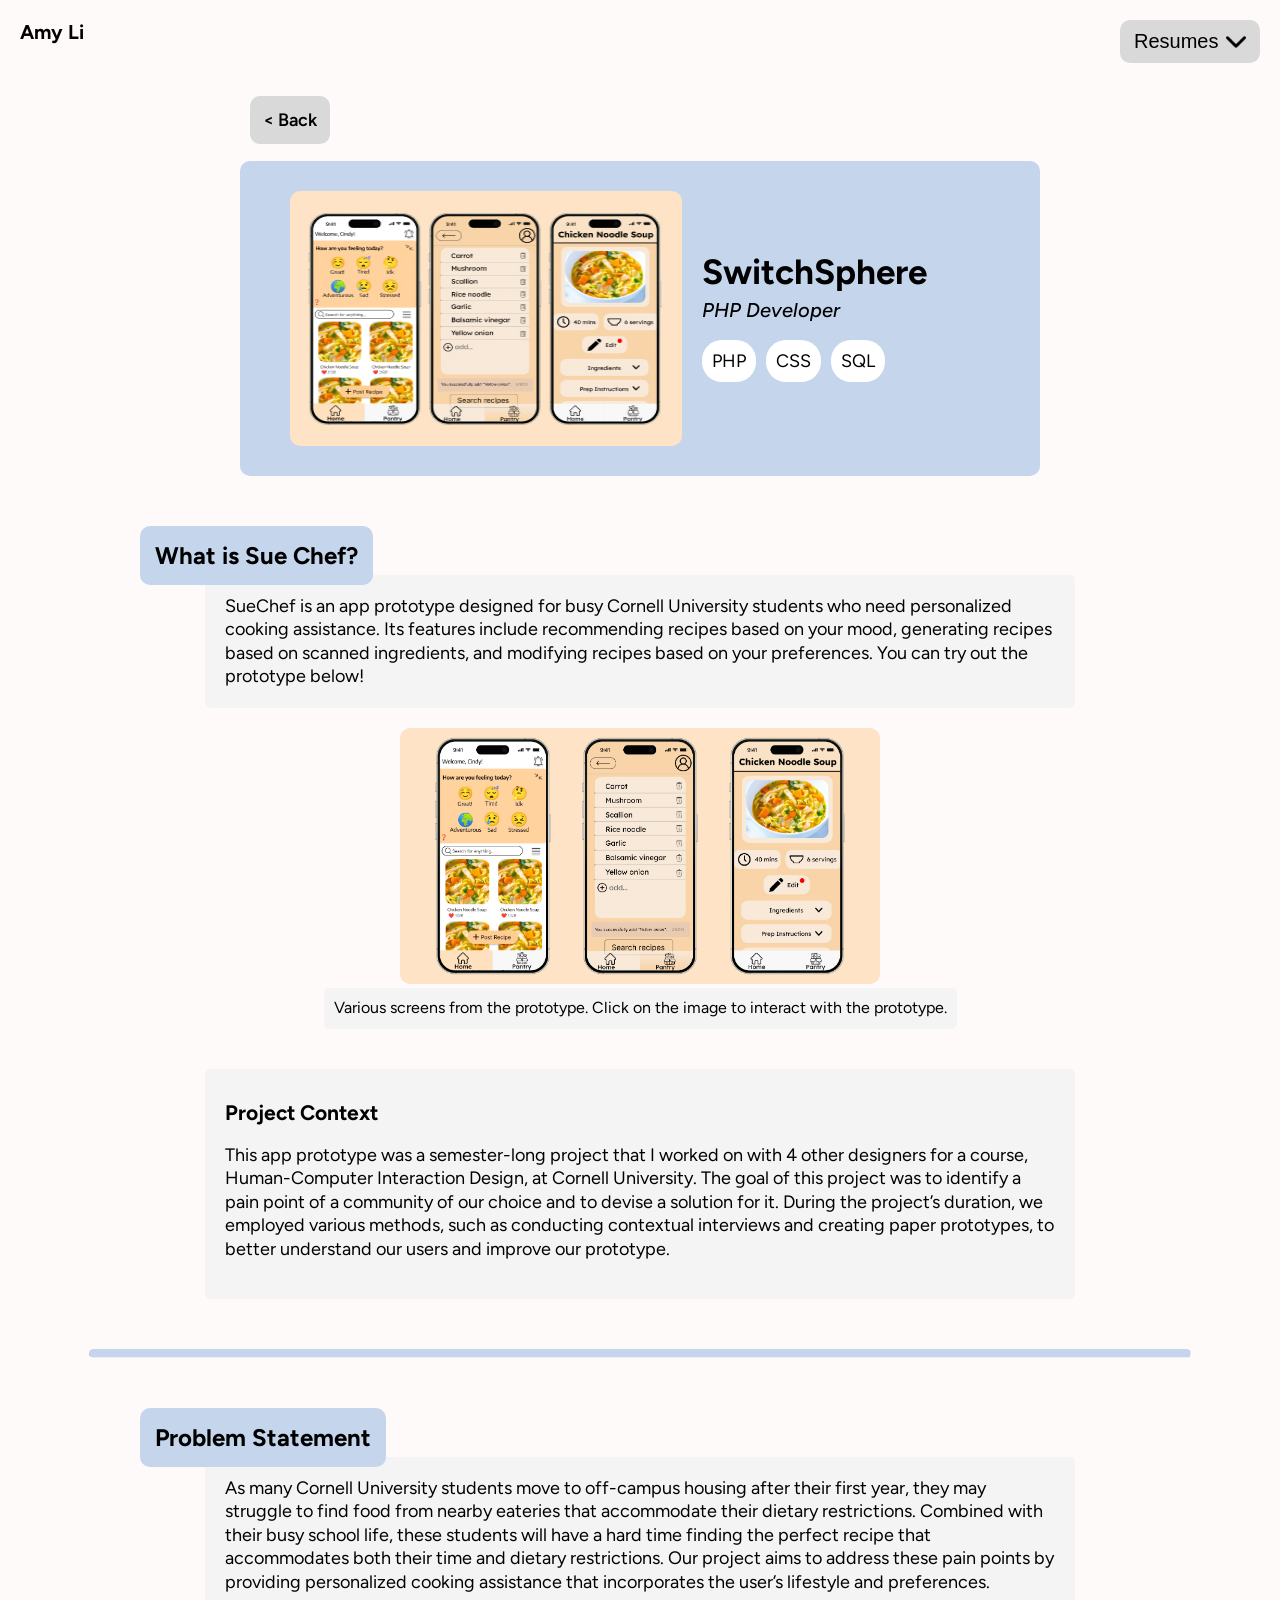
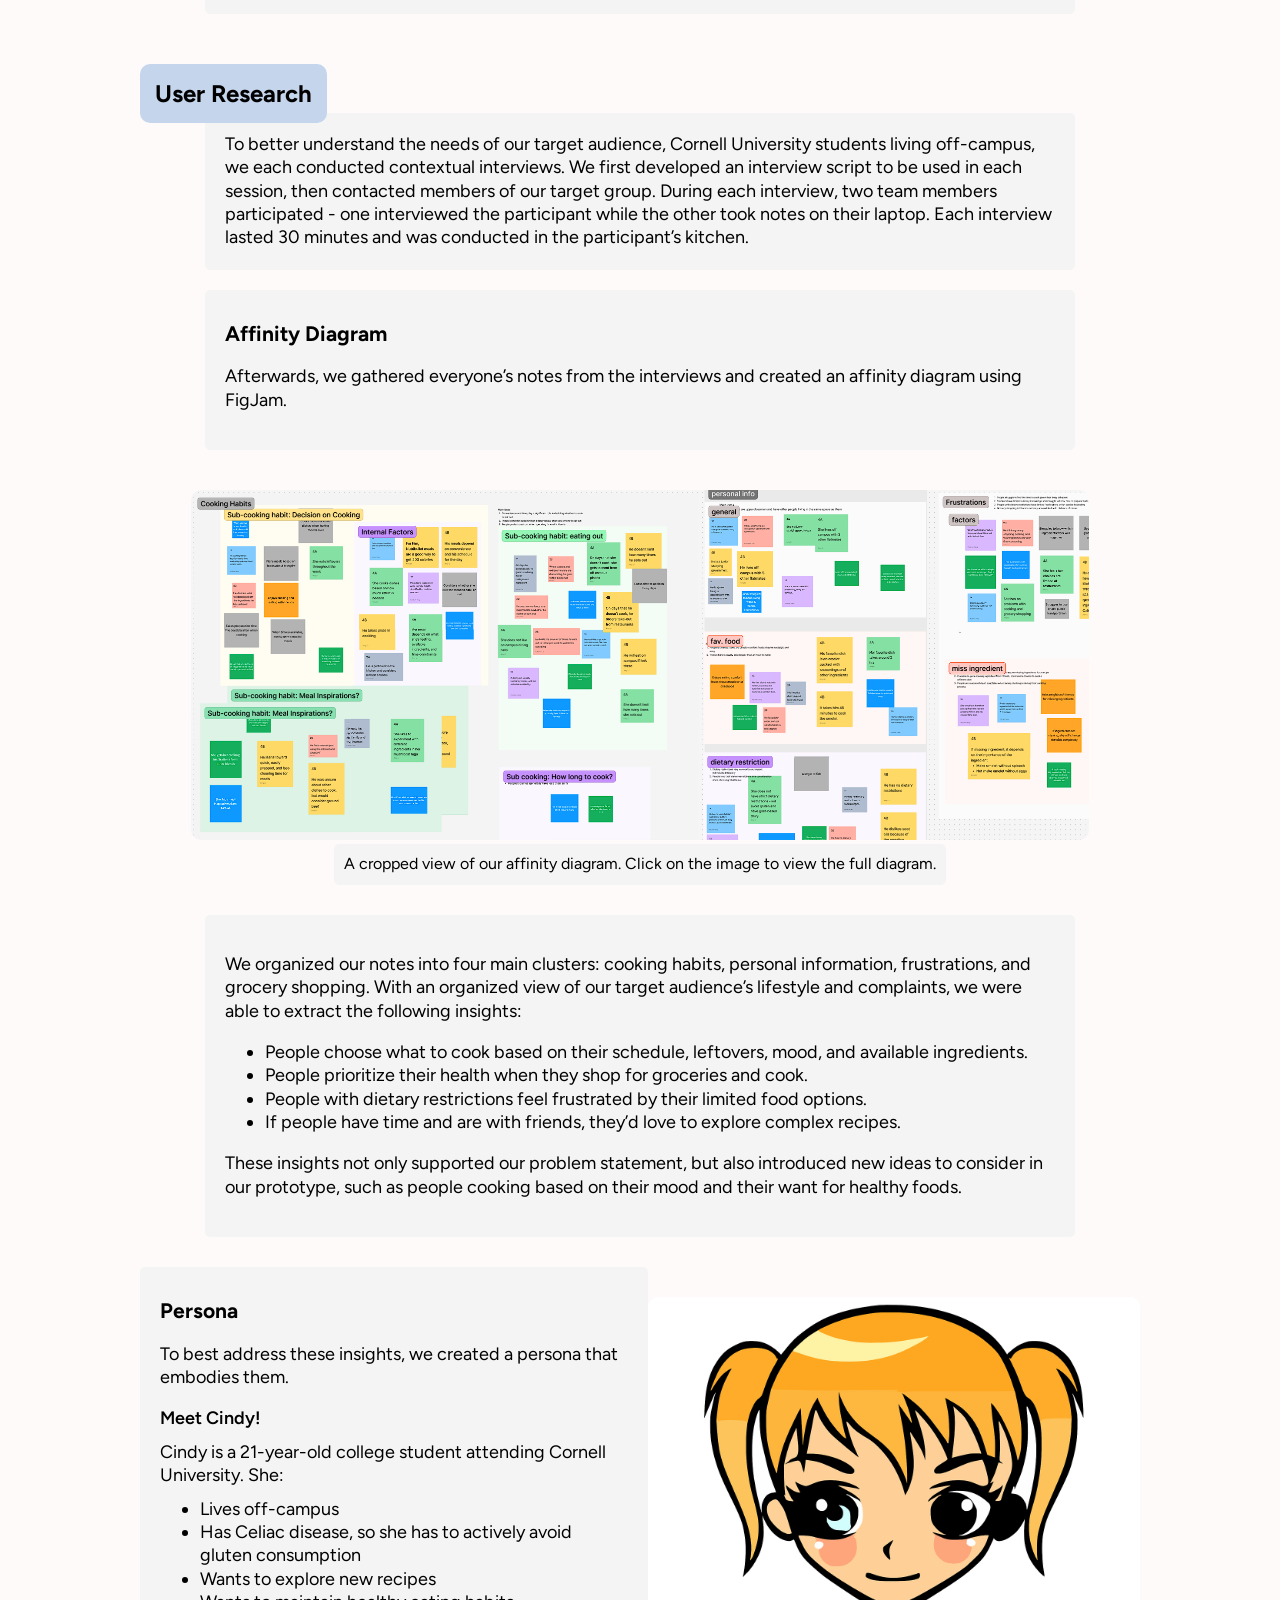
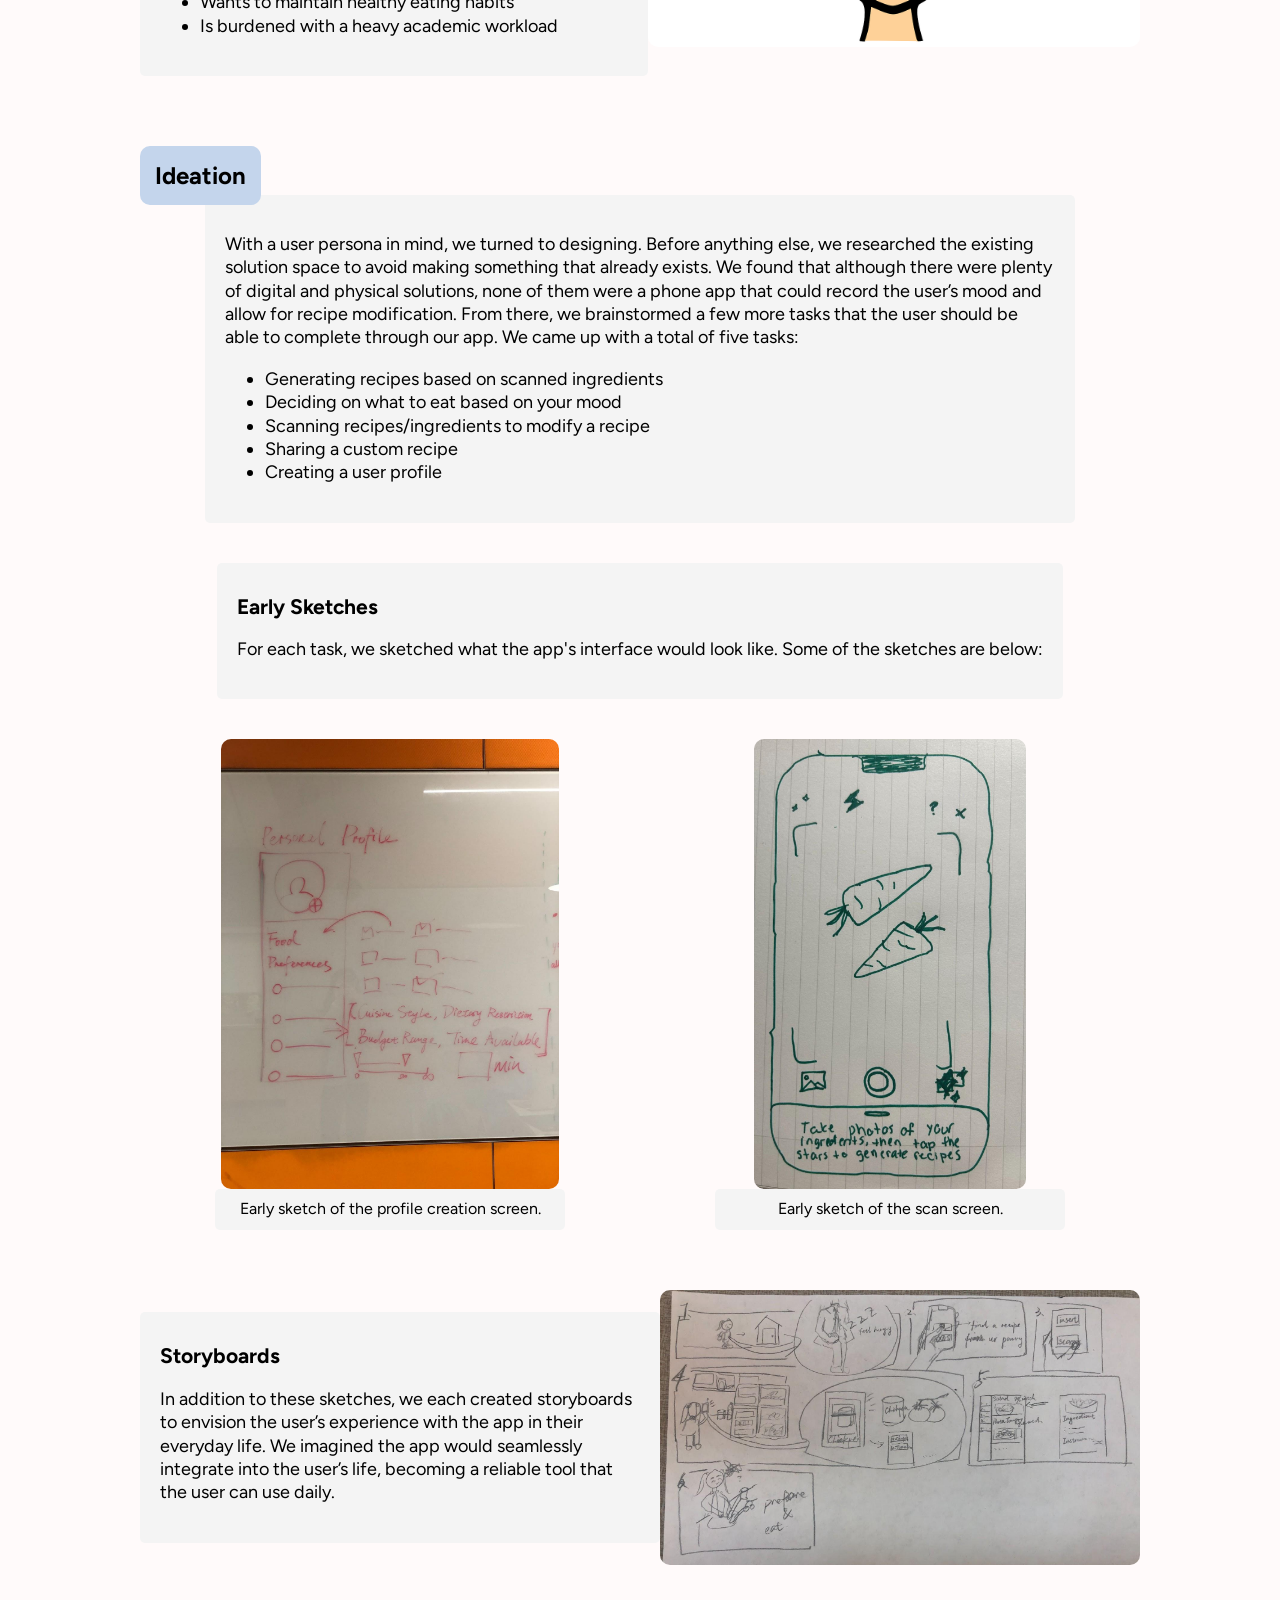
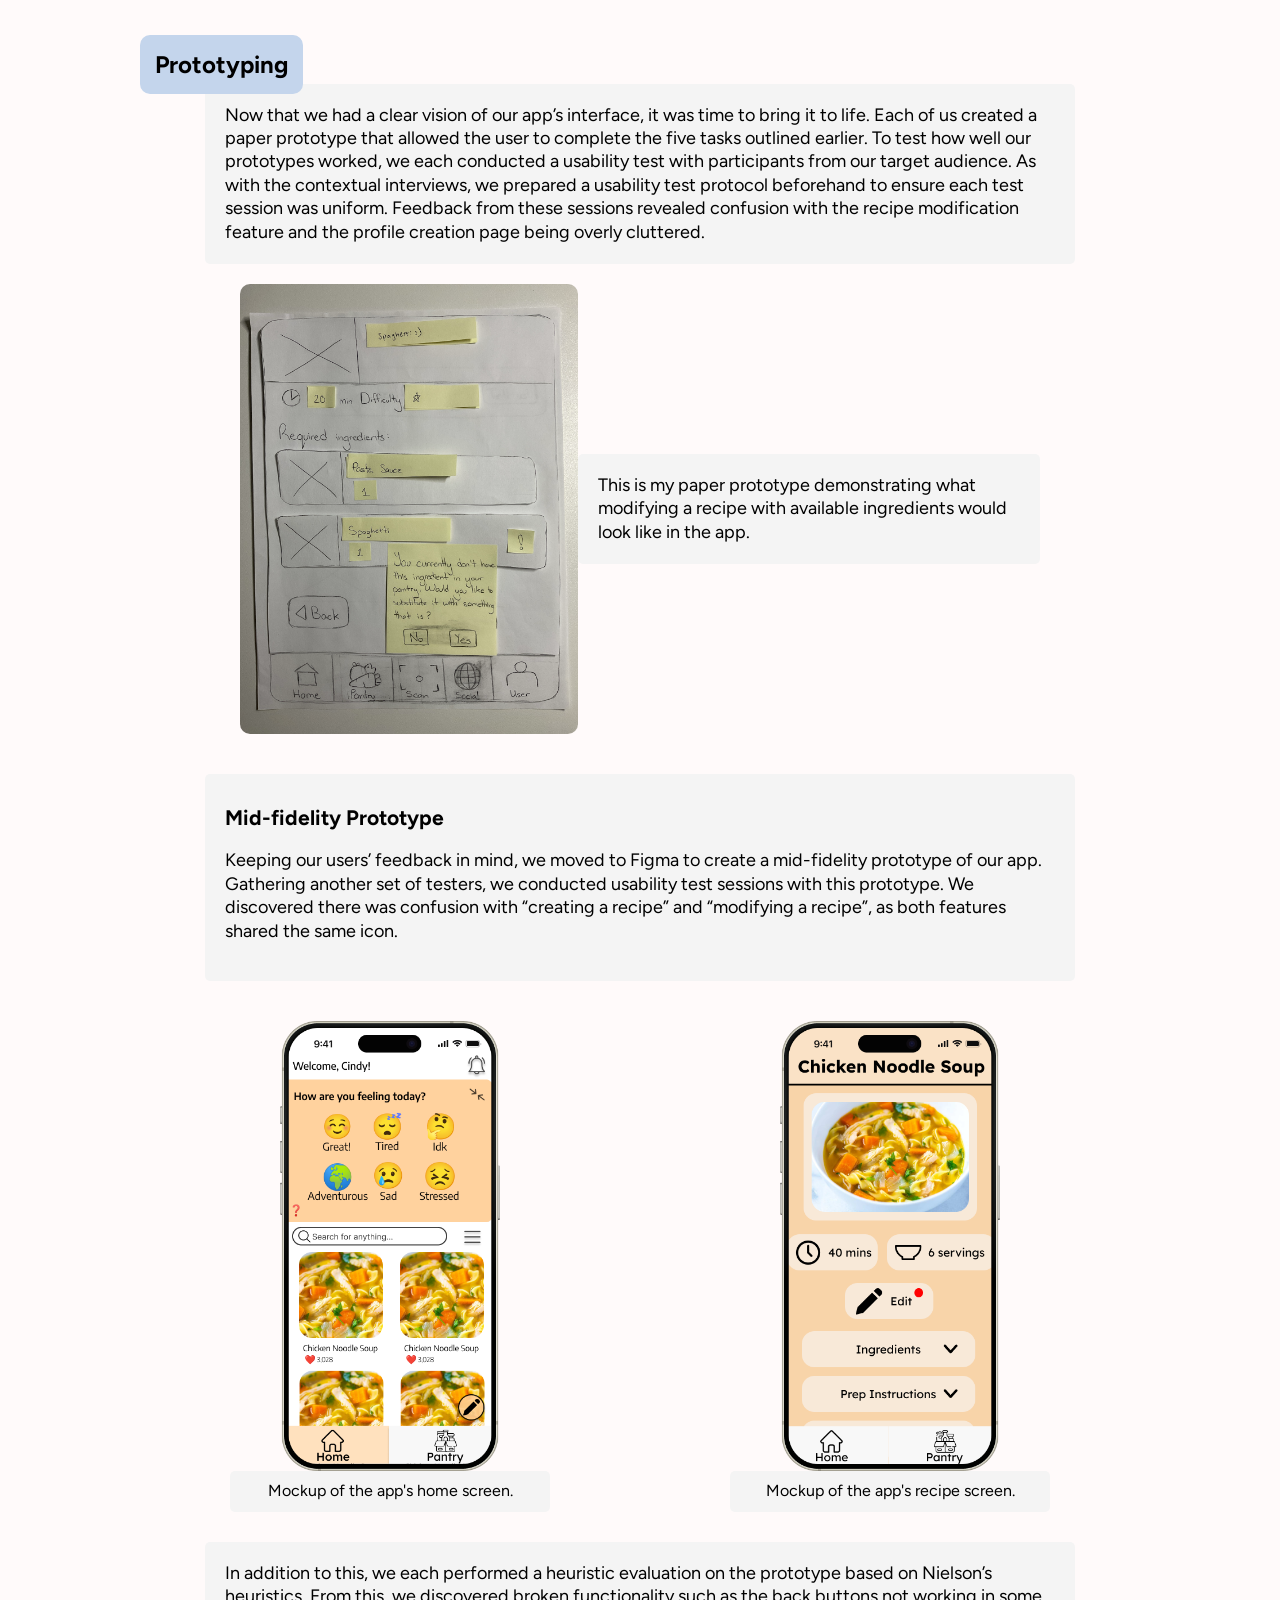
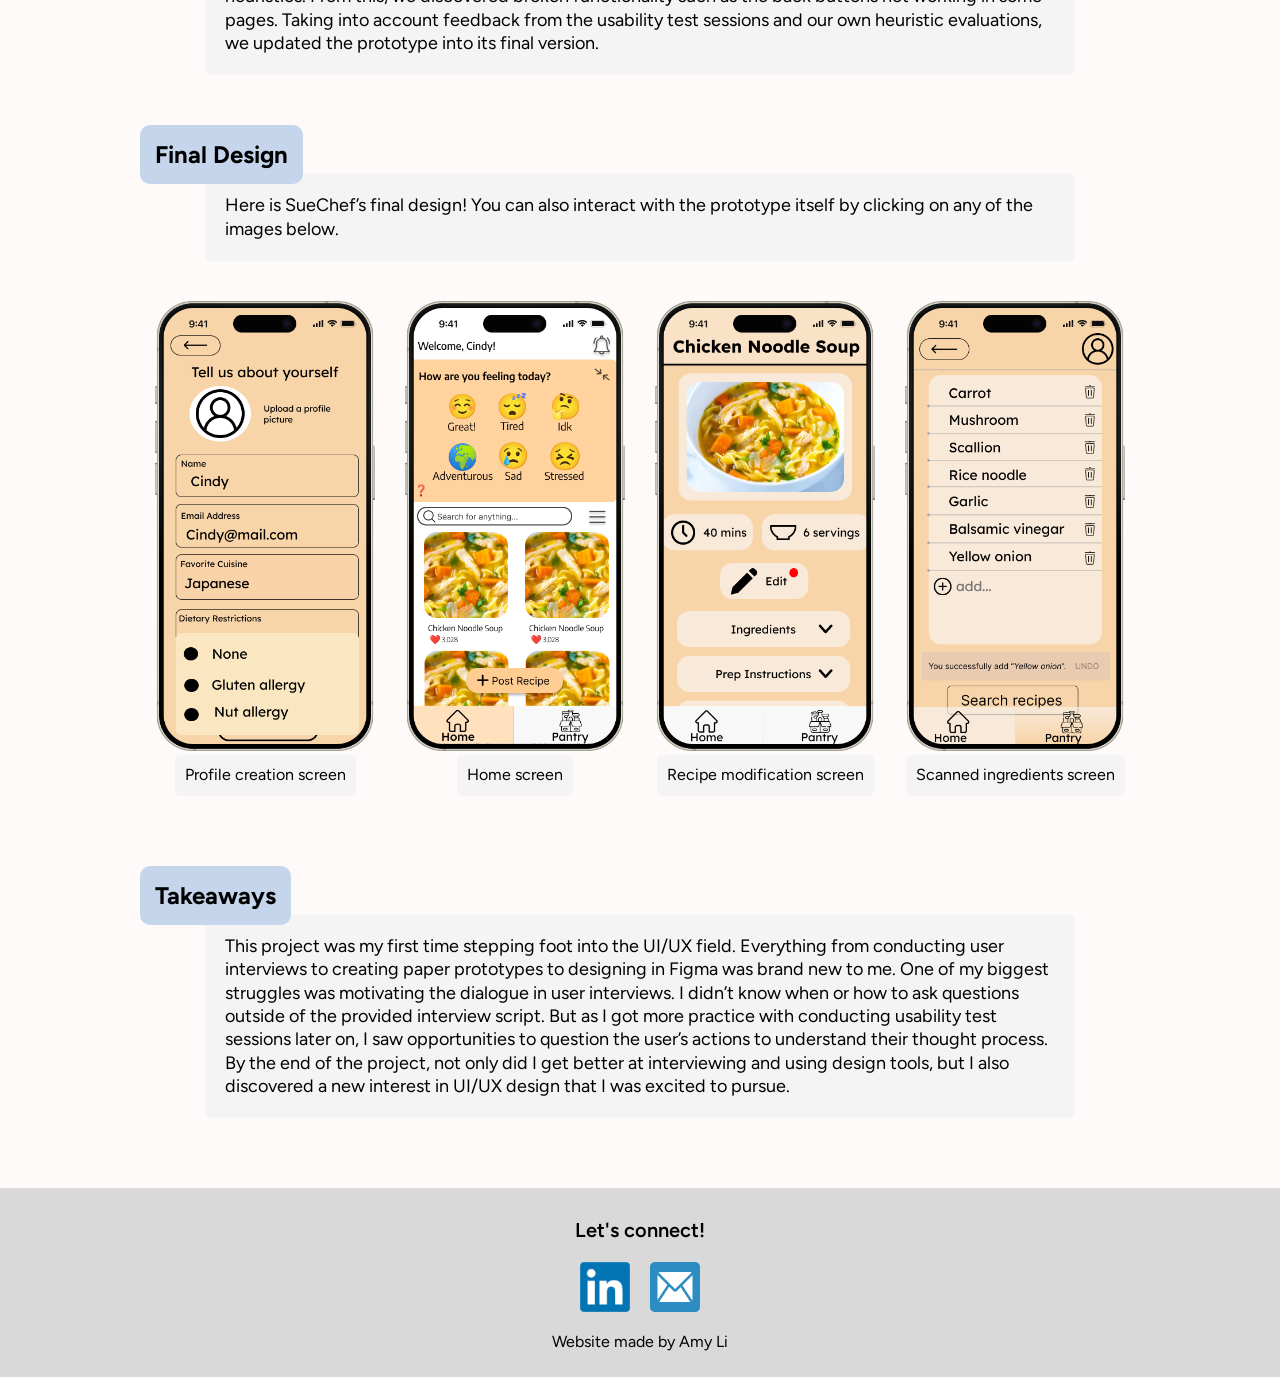
<file: switchsphere.html>
<!DOCTYPE html>
<html lang="en">

<head>
  <meta charset="UTF-8">
  <meta name="viewport" content="width=device-width, initial-scale=1">

  <!-- Import Figtree font -->
  <link rel="preconnect" href="https://fonts.googleapis.com">
  <link rel="preconnect" href="https://fonts.gstatic.com" crossorigin>
  <link href="https://fonts.googleapis.com/css2?family=Figtree:ital,wght@0,300..900;1,300..900&display=swap" rel="stylesheet">
  
  <!-- Connect CSS -->
  <link rel="stylesheet" href="styles/site.css">

  <title>Amy Li</title>
</head>

<body>
  <nav>
    <ul class="nav">
      <li> <a class="hometext" href="index.html"> Amy Li </a> </li>
      <li> 
        <div>
          <button id="resumebutton" class="navtext resumebutton"> 
            <div class="resumebutton_organize"> 
              <p style="margin:0px;"> Resumes </p>
              <img id="resumeimg" class="resumeimg" src="images/dropdown_arrow.png">
            </div>
          </button>
          <div id="resumemenu" class="hidden resumemenu">
            <a class="resumeslink" href="resources/Amy_Li_Resume_ProductDesign_2025.pdf"> Product Design </a>
            <a class="resumeslink" href="resources/Amy_Li_Resume_UXDesign_2025.pdf"> UX Design </a>
          </div>
        </div>  
      </li>
    </ul>
  </nav>

  <!-- <ul class="sidebar">
    <li><a class="sidebarlink" href="#Intro"> Introduction </a></li>
    <li><a class="sidebarlink" href="#ProblemStatement"> Problem Statement </a></li>
    <li><a class="sidebarlink" href="#UserResearch"> User Research </a></li>
    <li><a class="sidebarlink" href="#Ideation"> Ideation </a></li>
    <li><a class="sidebarlink" href="#Prototyping"> Prototyping </a></li>
    <li><a class="sidebarlink" href="#FinalDesign"> Final Design </a></li>
    <li><a class="sidebarlink" href="#Takeaways"> Takeaways </a></li>
  </ul> -->

  <a class="backbutton" href="index.html"> < Back </a>

  <div class="projectheader">
    <img class="projectimg" style="max-height:255px;" src="images/project_suechef.jpg">

    <div class="projecttextheader">
      <h2 class="projectname"> SwitchSphere </h2>
      <p class="projectrole"> PHP Developer </p>
      <div class="projectskills">
        <p class="projectskill"> PHP </p>
        <p class="projectskill"> CSS </p>
        <p class="projectskill"> SQL </p>
      </div> 
    </div>
  </div>

  <div class="projectsection">
    <h2 class="projectsubheader" id="Intro"> What is Sue Chef?</h2>
    <p class="projecttextsummary">
      SueChef is an app prototype designed for busy Cornell University students who need personalized cooking assistance. 
      Its features include recommending recipes based on your mood, generating recipes based on scanned ingredients, and 
      modifying recipes based on your preferences. You can try out the prototype below!
    </p>

    <div class="projectsubsection2">
      <a href="https://www.figma.com/proto/uFkxyxXh9DkPFkSexi33Xk/INFO-3450-A5-final-prototype?type=design&node-id=73-3&t=pNmnwr52ulwWSl4I-1&scaling=scale-down&page-id=0%3A1&starting-point-node-id=73%3A3">
        <img class="projectimghorizontal" src="images/suechefprototype.jpg">
      </a>
      <p class="projecttextcaption">Various screens from the prototype. Click on the image to interact with the prototype.</p>
    </div>

    <div class="projectsubsection1">
      <div class="projecttextsummary">
        <h3 class="projectsubheader2"> Project Context </h3>
        <p>This app prototype was a semester-long project that I worked on with 4 other designers for a course, 
          Human-Computer Interaction Design, at Cornell University. The goal of this project was to identify a 
          pain point of a community of our choice and to devise a solution for it. During the project’s duration, we 
          employed various methods, such as conducting contextual interviews and creating paper prototypes, to better understand 
          our users and improve our prototype.</p>
      </div>
    </div>
  </div>

  <hr class="pagedivider">

  <div class="projectsection">
    <h2 class="projectsubheader" id="ProblemStatement"> Problem Statement </h2>
    <p class="projecttextsummary">
      As many Cornell University students move to off-campus housing after their first year, they may struggle to find food 
      from nearby eateries that accommodate their dietary restrictions. Combined with their busy school life, these students 
      will have a hard time finding the perfect recipe that accommodates both their time and dietary restrictions. Our project 
      aims to address these pain points by providing personalized cooking assistance that incorporates the user’s lifestyle and preferences.  
    </p>
  </div>

  <div class="projectsection">
    <h2 class="projectsubheader" id="UserResearch"> User Research </h2>
    <p class="projecttextsummary">
      To better understand the needs of our target audience, Cornell University students living off-campus, we each conducted contextual interviews. 
      We first developed an interview script to be used in each session, then contacted members of our target group. During each interview, 
      two team members participated - one interviewed the participant while the other took notes on their laptop. Each interview lasted 30 minutes and was conducted in the participant’s kitchen.
    </p>

    <div class="projectsubsection1">
      <div class="projecttextsummary">
        <h3 class="projectsubheader2"> Affinity Diagram </h3>
        <p>
          Afterwards, we gathered everyone’s notes from the interviews and created an affinity diagram using FigJam.
        </p>
      </div>
    </div>

    <div class="projectsubsection2">
      <a href="figma.com/board/5apnu18TDedPLQ3s64wMHs/INFO-3450-Activity-Notes---Affinity-Diagram?node-id=0-1&p=f">
        <img class="projectimg" src="images/suechef_affinity.png">
      </a>
      <p class="projecttextcaption"> A cropped view of our affinity diagram. Click on the image to view the full diagram.</p>
    </div>

    <div class="projecttextsmall">
      <p>We organized our notes into four main clusters: cooking habits, personal information, frustrations, and grocery shopping. 
      With an organized view of our target audience’s lifestyle and complaints, we were able to extract the following insights:</p>
      <ul>
        <li>People choose what to cook based on their schedule, leftovers, mood, and available ingredients.</li>
        <li>People prioritize their health when they shop for groceries and cook.</li>
        <li>People with dietary restrictions feel frustrated by their limited food options.</li>
        <li>If people have time and are with friends, they’d love to explore complex recipes. </li>
      </ul>
      <p>These insights not only supported our problem statement, but also introduced new ideas to consider in our prototype, such as people cooking based on their mood and their want for healthy foods. </p>
    </div>

    <div class="projectsubsection1">
      <div class="projecttextsummary">
        <h3 class="projectsubheader2"> Persona </h3>
        <p>
          To best address these insights, we created a persona that embodies them.
        </p>

        <p style="margin-bottom:0px; font-weight:600; "> Meet Cindy! </p>
        <p style="margin-top:10px; margin-bottom:10px;"> Cindy is a 21-year-old college student attending Cornell University. She: </p>
        <ul style="margin-top:10px;">
          <li>Lives off-campus</li>
          <li>Has Celiac disease, so she has to actively avoid gluten consumption</li>
          <li>Wants to explore new recipes</li>
          <li>Wants to maintain healthy eating habits</li>
          <li>Is burdened with a heavy academic workload</li>
        </ul>  
      </div>

      <img class="projectimg" src="images/suechef_persona.png">
    </div>
  
  </div>

  <div class="projectsection">
    <h2 class="projectsubheader" id="Ideation"> Ideation </h2>
    <div class="projecttextsummary">
      <p>
        With a user persona in mind, we turned to designing. Before anything else, we researched the existing solution space to avoid making 
        something that already exists. We found that although there were plenty of digital and physical solutions, none of them were a phone app 
        that could record the user’s mood and allow for recipe modification. From there, we brainstormed a few more tasks that the user should be 
        able to complete through our app. We came up with a total of five tasks:
      </p>

      <ul>
        <li>Generating recipes based on scanned ingredients</li>
        <li>Deciding on what to eat based on your mood</li>
        <li>Scanning recipes/ingredients to modify a recipe</li>
        <li>Sharing a custom recipe</li>
        <li>Creating a user profile</li>
      </ul>
    </div>

    <div class="projectsubsection1">
      <div class="projecttextsummary" style="margin-top:20px;">
        <h3 class="projectsubheader2"> Early Sketches </h3>
        <p>
          For each task, we sketched what the app's interface would look like. Some of the sketches are below:
        </p>
      </div>
    </div>

    <div class="projectsubsection1">
      <div class="projectsubsection2" style="margin-top:0px;">
        <img class="projectimgvertical" src="images/suechef_earlysketch1.png">
        <p class="projecttextcaptioncard" style="width:330px;"> Early sketch of the profile creation screen.</p>
      </div>

      <div class="projectsubsection2" style="margin-top:0px;">
        <img class="projectimgvertical" src="images/suechef_earlysketch2.png">
        <p class="projecttextcaptioncard" style="width:330px;"> Early sketch of the scan screen. </p>
      </div>
    </div>

    <div class="projectsubsection1">
      <div class="projecttextsummary">
        <h3 class="projectsubheader2"> Storyboards </h3>
        <p>In addition to these sketches, we each created storyboards to envision the user’s experience with the app in their everyday life. 
          We imagined the app would seamlessly integrate into the user’s life, becoming a reliable tool that the user can use daily.  </p>
      </div>

      <img class="projectimghorizontal" src="images/suechef_storyboard.png">
    </div>
  </div>

  <div class="projectsection">
    <h2 class="projectsubheader" id="Prototyping"> Prototyping </h2>
    <p class="projecttextsummary">
      Now that we had a clear vision of our app’s interface, it was time to bring it to life. Each of us created a paper prototype that allowed 
      the user to complete the five tasks outlined earlier. To test how well our prototypes worked, we each conducted a usability test with 
      participants from our target audience. As with the contextual interviews, we prepared a usability test protocol beforehand to ensure each 
      test session was uniform. Feedback from these sessions revealed confusion with the recipe modification feature and the profile creation page being overly cluttered. 
    </p>

    <div class="projectsubsection1" style="width:800px; margin-left: auto; margin-right:auto;">
      <img class="projectimgvertical" src="images/suechef_paperprototype.png">
      <p class="projecttextsmall" style="text-wrap:pretty;" >This is my paper prototype demonstrating what modifying a recipe with available ingredients would look like in the app.</p>
    </div>

    <div class="projectsubsection1">
      <div class="projecttextsummary">
        <h3 class="projectsubheader2"> Mid-fidelity Prototype </h3>
        <p> Keeping our users’ feedback in mind, we moved to Figma to create a mid-fidelity prototype of our app. 
          Gathering another set of testers, we conducted usability test sessions with this prototype. 
          We discovered there was confusion with “creating a recipe” and “modifying a recipe”, as both features shared the same icon. </p>
      </div>
    </div>

    <div class="projectsubsection1" style="margin-bottom:0px;">
      <div class="projectsubsection2" style="margin-top:0px;">
        <img class="projectimgvertical" src="images/suechef_mid1.png">
        <p class="projecttextcaptioncard" style="width:300px;">Mockup of the app's home screen.</p>
      </div>

      <div class="projectsubsection2" style="margin-top:0px;">
        <img class="projectimgvertical" src="images/suechef_mid2.png">
        <p class="projecttextcaptioncard" style="width:300px;">Mockup of the app's recipe screen.</p>
      </div>
    </div>
  </div>
  
  <p class="projecttextsmall">
    In addition to this, we each performed a heuristic evaluation on the prototype based on Nielson’s heuristics. 
    From this, we discovered broken functionality such as the back buttons not working in some pages. 
    Taking into account feedback from the usability test sessions and our own heuristic evaluations, we updated the prototype into its final version. 
  </p>
  
  <div class="projectsection">
    <h2 class="projectsubheader" id="FinalDesign"> Final Design </h2>
    <p class="projecttextsummary">Here is SueChef’s final design! You can also interact with the prototype itself by clicking on any of the images below.</p>
  
    <div class="projectsubsection1">
      <div class="projectsubsection2">
        <a href="https://www.figma.com/proto/uFkxyxXh9DkPFkSexi33Xk/INFO-3450-A5-final-prototype?type=design&node-id=73-3&t=pNmnwr52ulwWSl4I-1&scaling=scale-down&page-id=0%3A1&starting-point-node-id=73%3A3">
          <img class="projectimgvertical" src="images/suechef_final1.png">
        </a>
          <p class="projecttextcaption">Profile creation screen</p>
      </div>
    
      <div class="projectsubsection2">
        <a href="https://www.figma.com/proto/uFkxyxXh9DkPFkSexi33Xk/INFO-3450-A5-final-prototype?type=design&node-id=73-3&t=pNmnwr52ulwWSl4I-1&scaling=scale-down&page-id=0%3A1&starting-point-node-id=73%3A3">
          <img class="projectimgvertical" src="images/suechef_final2.png">
        </a>
          <p class="projecttextcaption">Home screen</p>
      </div>
    
      <div class="projectsubsection2">
        <a href="https://www.figma.com/proto/uFkxyxXh9DkPFkSexi33Xk/INFO-3450-A5-final-prototype?type=design&node-id=73-3&t=pNmnwr52ulwWSl4I-1&scaling=scale-down&page-id=0%3A1&starting-point-node-id=73%3A3">
          <img class="projectimgvertical" src="images/suechef_final3.png">
        </a>
        <p class="projecttextcaption">Recipe modification screen</p>
      </div>

      <div class="projectsubsection2">
        <a href="https://www.figma.com/proto/uFkxyxXh9DkPFkSexi33Xk/INFO-3450-A5-final-prototype?type=design&node-id=73-3&t=pNmnwr52ulwWSl4I-1&scaling=scale-down&page-id=0%3A1&starting-point-node-id=73%3A3">
          <img class="projectimgvertical" src="images/suechef_final4.png">
        </a>
        <p class="projecttextcaption">Scanned ingredients screen</p>
      </div>
    </div>
  </div>

  <div class="projectsection" style="margin-top:0px;">
    <h2 class="projectsubheader" id="Takeaways"> Takeaways </h2>
    <p class="projecttextsummary">
      This project was my first time stepping foot into the UI/UX field. 
      Everything from conducting user interviews to creating paper prototypes to designing in Figma was brand new to me. 
      One of my biggest struggles was motivating the dialogue in user interviews. I didn’t know when or how to ask questions outside of the provided interview script. 
      But as I got more practice with conducting usability test sessions later on, I saw opportunities to question the user’s actions to understand their thought process. 
      By the end of the project, not only did I get better at interviewing and using design tools, but I also discovered a new interest in UI/UX design that I was excited to pursue. 
    </p>
  </div>


  <footer>
    <p class="footer-text"> Let's connect! </p>
    <div class="footer-icons">
      <a href="https://www.linkedin.com/in/amy-li-26bb1024b/"> <img class="footer-icon" src="images/linkedinlogo.webp" /> </a>
      <a href="mailto:amyli0339@gmail.com"> <img class="footer-icon" src="images/emailicon.png" /> </a>
    </div>
    <p> Website made by Amy Li</p>
  </footer>

  <script src="scripts/jquery-3.7.1.js"></script>
  <script src="scripts/resume_dropdown.js"></script>
</body>

</html>
</file>
<file: styles/site.css>
/* Styling for the navigation bar in home page */
body {
    background-color:snow;
}

ul.nav {
    list-style-type: none;
    display:flex;
    flex-direction: row;
    justify-content: space-between;
    padding-left: 20px;
}

.hometext {
    font-size: 20px;
    font-weight: 700;
    text-decoration: none;
    color:inherit;
}

nav {
    padding-bottom: 30px;
    margin-top:20px;
}

.navtext {
    font-size: 20px;
    background-color: #D9D9D9;
    padding: 10px 14px 10px 14px;
    border-radius: 10px;
    text-decoration: none;
    color:inherit;
    margin-right:20px;
}

.resumebutton {
    border:none;
    width:140px;
}

.resumebutton_organize {
    display:flex;
    flex-direction: row;
    align-items:center;
    justify-content:space-between;
}

.resumeimg {
    max-height: 20px;
}

.resumemenu {
    z-index:2;
    position: absolute;
    display:flex;
    flex-direction:column;
    width:140px;
}

.resumeslink {
    text-decoration: none;
    color: inherit;
    font-size:16px;
    padding: 10px;
    background-color: #D9D9D9;
    border-radius:5px;
}

/* Styling for main content of home page */
.hidden {
    display:none !important;
}

.intro {
    display: flex;
    flex-direction: row;
    justify-content: center;
}

.intro-textbox {
    display: flex;
    align-items: center;
    padding-left: 25px;
}

body {
    font-family: 'Figtree', sans-serif;
    margin:0px;
}

.aboutme {
    margin-top: 30px;
    margin-bottom: 30px;
}

.aboutme-header {
    font-size:20px;
    font-weight: 700;
    background-color: #EFE3BD;
    width:110px;
    padding:10px;
    text-align: center;
    border-radius: 10px;
    margin:auto;
    position:relative;
    right:270px;
    top:10px;
}

.aboutme-textbox {
    font-size:18px;
    font-weight: 500;
    background-color: #FBF7C1;
    padding: 20px;
    border-radius: 10px;
    width: 579px;
    margin:auto;
}

.mywork-header {
    font-size:20px;
    font-weight: 700;
    background-color: #A1C8EE;
    width:100px;
    padding:10px;
    text-align: center;
    border-radius: 10px;
    margin: auto;
    position: relative;
    right: 350px;
    top: 10px;
}

.mywork-section {
    background-color: #C4D5EC;
    border-radius: 10px;
    width: 780px;
    margin: auto;
}

.mywork-buttons {
    display:flex;
    flex-direction:row;
    justify-content: space-evenly;
}

.mywork-buttons button {
    border:none;
    font-family: 'Figtree', serif;
    padding: 10px;
    font-size: 18px;
    font-weight: 500;
    width:390px;
    border-top-left-radius: 5px;
    border-top-right-radius: 5px;
}

.design-button {
    background-color:#C4D5EC;
    font-weight:600;
}

.coding-button {
    background-color:#AAC3E6;
}

.projectcards {
    display:flex;
    flex-direction: row;
    padding-top: 30px;
    justify-content: space-evenly;
}

.card {
    display:flex;
    flex-direction: column;
    width: 225px;
    padding-bottom: 30px;
    text-decoration: none;
    color:inherit;
}

.cardimgstyle {
    border-top-left-radius: 5px;
    border-top-right-radius: 5px;
}

.cardtextstyle{
    display: flex;
    flex-direction: column;
    background-color: white;
    margin:0px;
    padding: 10px 20px 20px 10px;
    border-bottom-left-radius: 5px;
    border-bottom-right-radius: 5px;
}

.cardtextstyle h3{
    margin:0px;
}

/* Styling for footer of home page */
footer {
    background-color: #D9D9D9;
    max-width:100%;
    padding:10px;
    margin-top:70px;
    display:flex;
    flex-direction:column;
    align-items: center;
}

.footer-icons {
    display:flex;
    flex-direction: row;
    justify-content: center;
}

.footer-icon {
    max-width:50px;
    padding-left:10px;
    padding-right:10px;
}

.footer-text {
    font-weight:600;
    font-size:20px;
    text-align: center;
}

/* General hover styling */
.resumebutton:hover {
    background-color: #C0C0C0;
}

.resumeslink:hover {
    background-color: #C0C0C0;
    text-decoration:underline;
}

.rotate {
    transform: rotate(180deg);
}

.colorchange {
    background-color: #C0C0C0;
}

/* Styling for Le Goosery Store page */
.backbutton {
    text-decoration: none;
    color: inherit;
    font-size: 18px;
    font-weight: 600;
    background-color: #D9D9D9;
    padding: 13px;
    border-radius: 10px;
    margin-left: 250px;
}

.sidebar {
    position:fixed;
    top:250px;
    list-style-type:none;
    color:inherit;
    padding-left:20px;
    z-index: 2;
}

.sidebarlink {
    text-decoration:none;
    color: inherit;
    line-height: 1.8;
}

.projectheader {
    display: flex;
    flex-direction: row;
    width: 700px;
    margin: auto;
    justify-content: center;
    padding: 30px 50px 30px 50px;
    background-color: #C4D5EC;
    border-radius: 10px;
    margin-top: 30px;
}

.projectimg {
    border-radius: 10px;
    flex-grow: 1;
}

.projecttextheader {
    display: flex;
    flex-direction: column;
    padding-left: 20px;
    flex-grow: 2;
}

.projectname {
    margin: 60px 0px 0px 0px;
    font-size: 35px;
}

.projectrole {
    font-style: italic;
    margin: 5px 0px 0px 0px;
    font-size: 20px;
    font-weight:500;
}

.projectduration {
    margin-top:20px;
    font-size: 18px;
}

.projectskills {
    display: flex;
    flex-direction: row;
}

.projectskill {
    padding: 10px;
    background-color: #FFFFFF;
    border-radius: 20px;
    width: fit-content;
    margin-bottom: 5px;
    font-size: 18px;
    text-align: center;
    margin-right: 10px;
}

.projectsection {
    display: flex;
    flex-direction: column;
    width:1000px;
    margin:auto;
    margin-top: 20px;
}

.projectsubheader {
    width: fit-content;
    background-color: #C4D5EC;
    border-radius: 10px;
    padding: 15px;
    margin-bottom: 0px;
    position: relative;
    top:10px;
    /* right: 20px; */
}

.projectsubheader2 {
    margin: 10px 0px 10px 0px;
}

.projecttextsummary {
    max-width: 830px;
    font-size: 18px;
    background-color: #F4F4F4;
    padding: 20px;
    border-radius: 5px;
    margin-top: 0px;
    text-wrap: wrap;
    line-height: 1.3;
    width:fit-content;
    margin: auto;
}

.gamepromo {
    display:flex;
    flex-direction:column;
    margin:auto;
    width: 200px;
    background-color:#F4F4F4;
    padding: 10px;
    border-radius: 10px;
}

.gamepromoicons {
    display:flex;
    flex-direction:row;
    justify-content:space-evenly;
}

.gamepromotext {
    font-size: 17px;
}

.appimg {
    max-height: 70px;
}

.pagedivider {
    width:1100px;
    border-top: 8px solid #C4D5EC;
    border-radius:30px;
    margin-top: 30px;   
}

.projectimg {
    max-height: 350px;
    border-radius: 10px;
}

.projectimghorizontal {
    max-width: 480px;
    border-radius: 10px;
}

.projectimgvertical {
    max-height: 450px;
    border-radius: 10px;
}

.projectsubsection1 {
    display: flex;
    flex-direction: row;
    align-items: center;
    justify-content: space-between;
    width: 1000px;
    margin-top: 20px;
    margin-bottom: 20px;
}

.projectsubsection2 {
    display: flex;
    flex-direction: column;
    align-items: center;
    width: 1000px;
    margin-top: 20px;
    margin-bottom: 20px;
}

.projecttextsmall {
    max-width: 830px;
    font-size: 18px;
    background-color: #F4F4F4;
    padding: 20px;
    border-radius: 5px;
    text-wrap: wrap;
    line-height: 1.3;
    width:fit-content;
    margin: 10px auto 10px auto;
}

.projecttextcaption {
    font-size: 16px;
    background-color: #F4F4F4;
    padding: 10px;
    border-radius: 5px;
    text-wrap: wrap;
    line-height: 1.3;
    width:fit-content;
    margin: 0px;
}

.projecttextcaptioncard {
    width:400px;
    font-size: 16px;
    background-color: #F4F4F4;
    padding: 10px;
    border-radius: 5px;
    text-wrap: pretty;
    line-height: 1.3;
    margin: 0px;
    text-align:center;
}

/* Hover styling */
.sidebarlink:hover {
    font-weight:700;
}

.backbutton:hover {
    background-color: #C0C0C0;
}

.card:hover {
    transform: scale(1.05);
}
</file>
